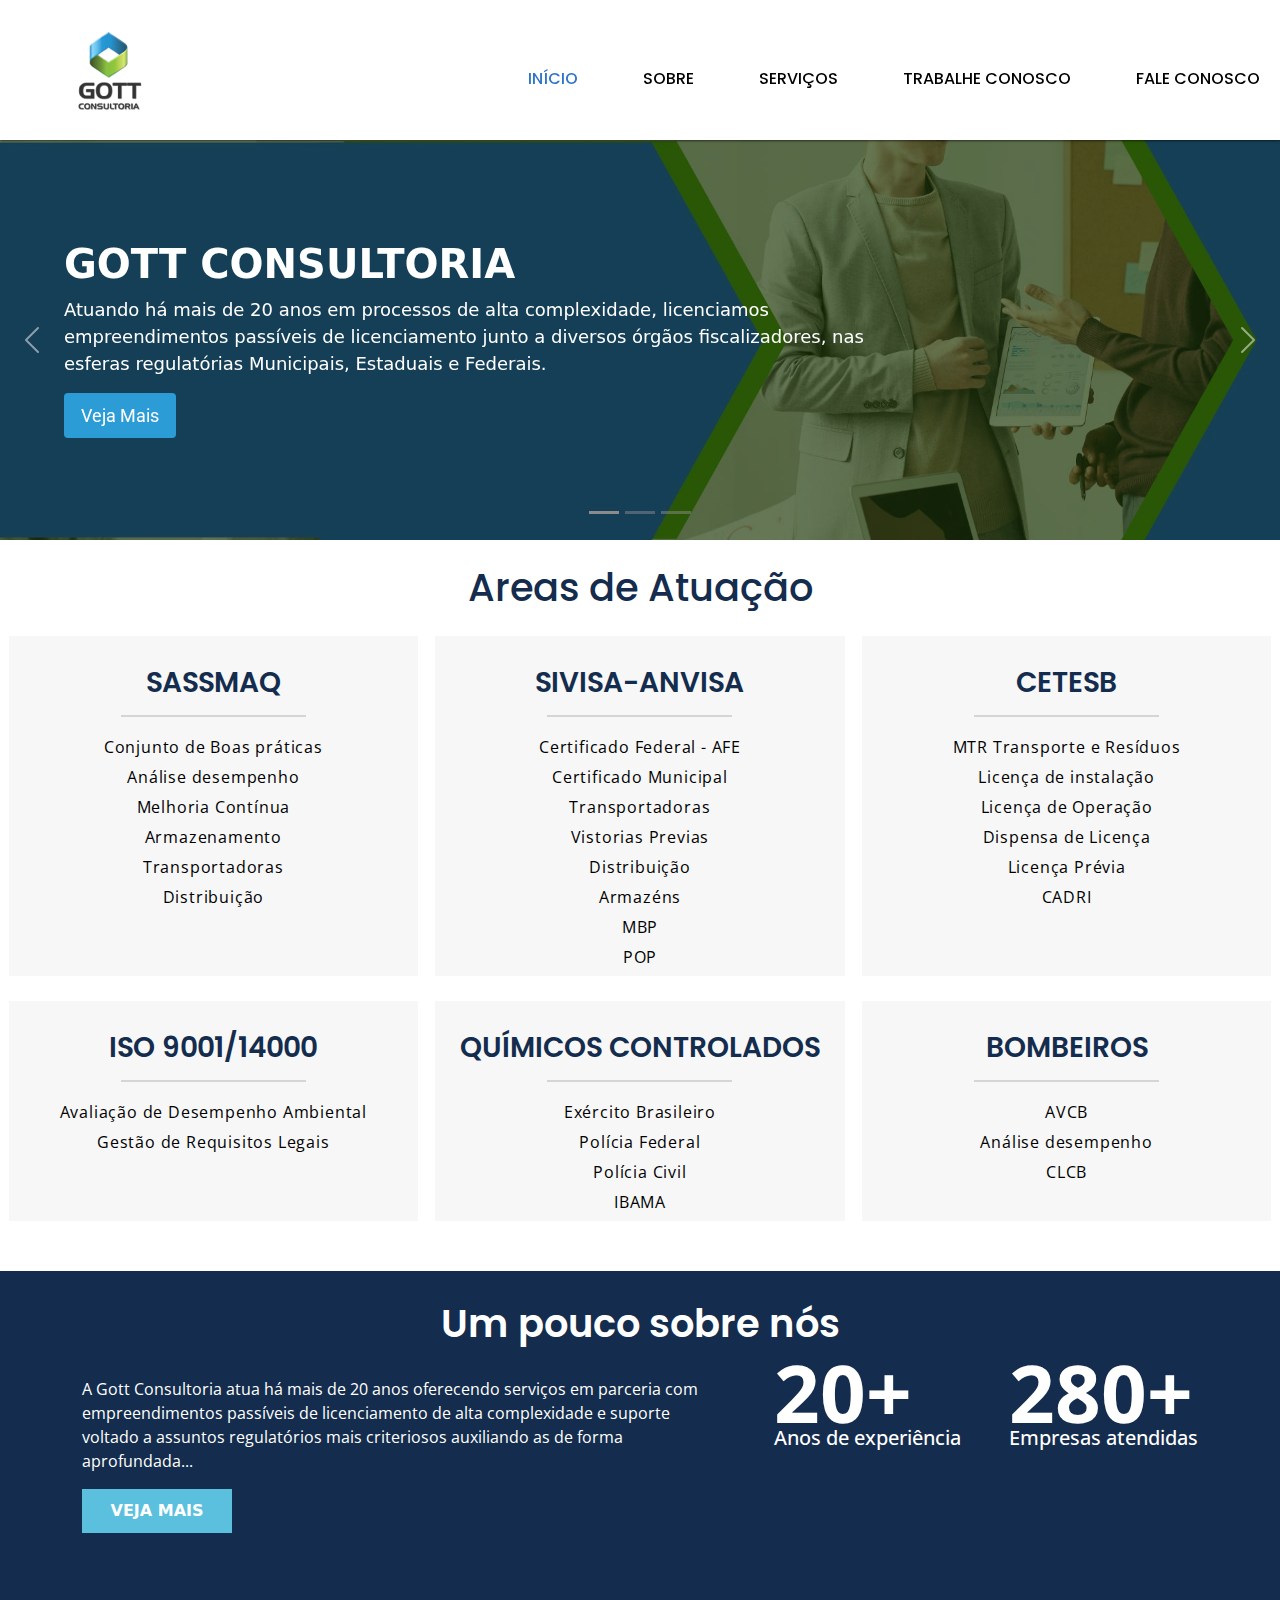
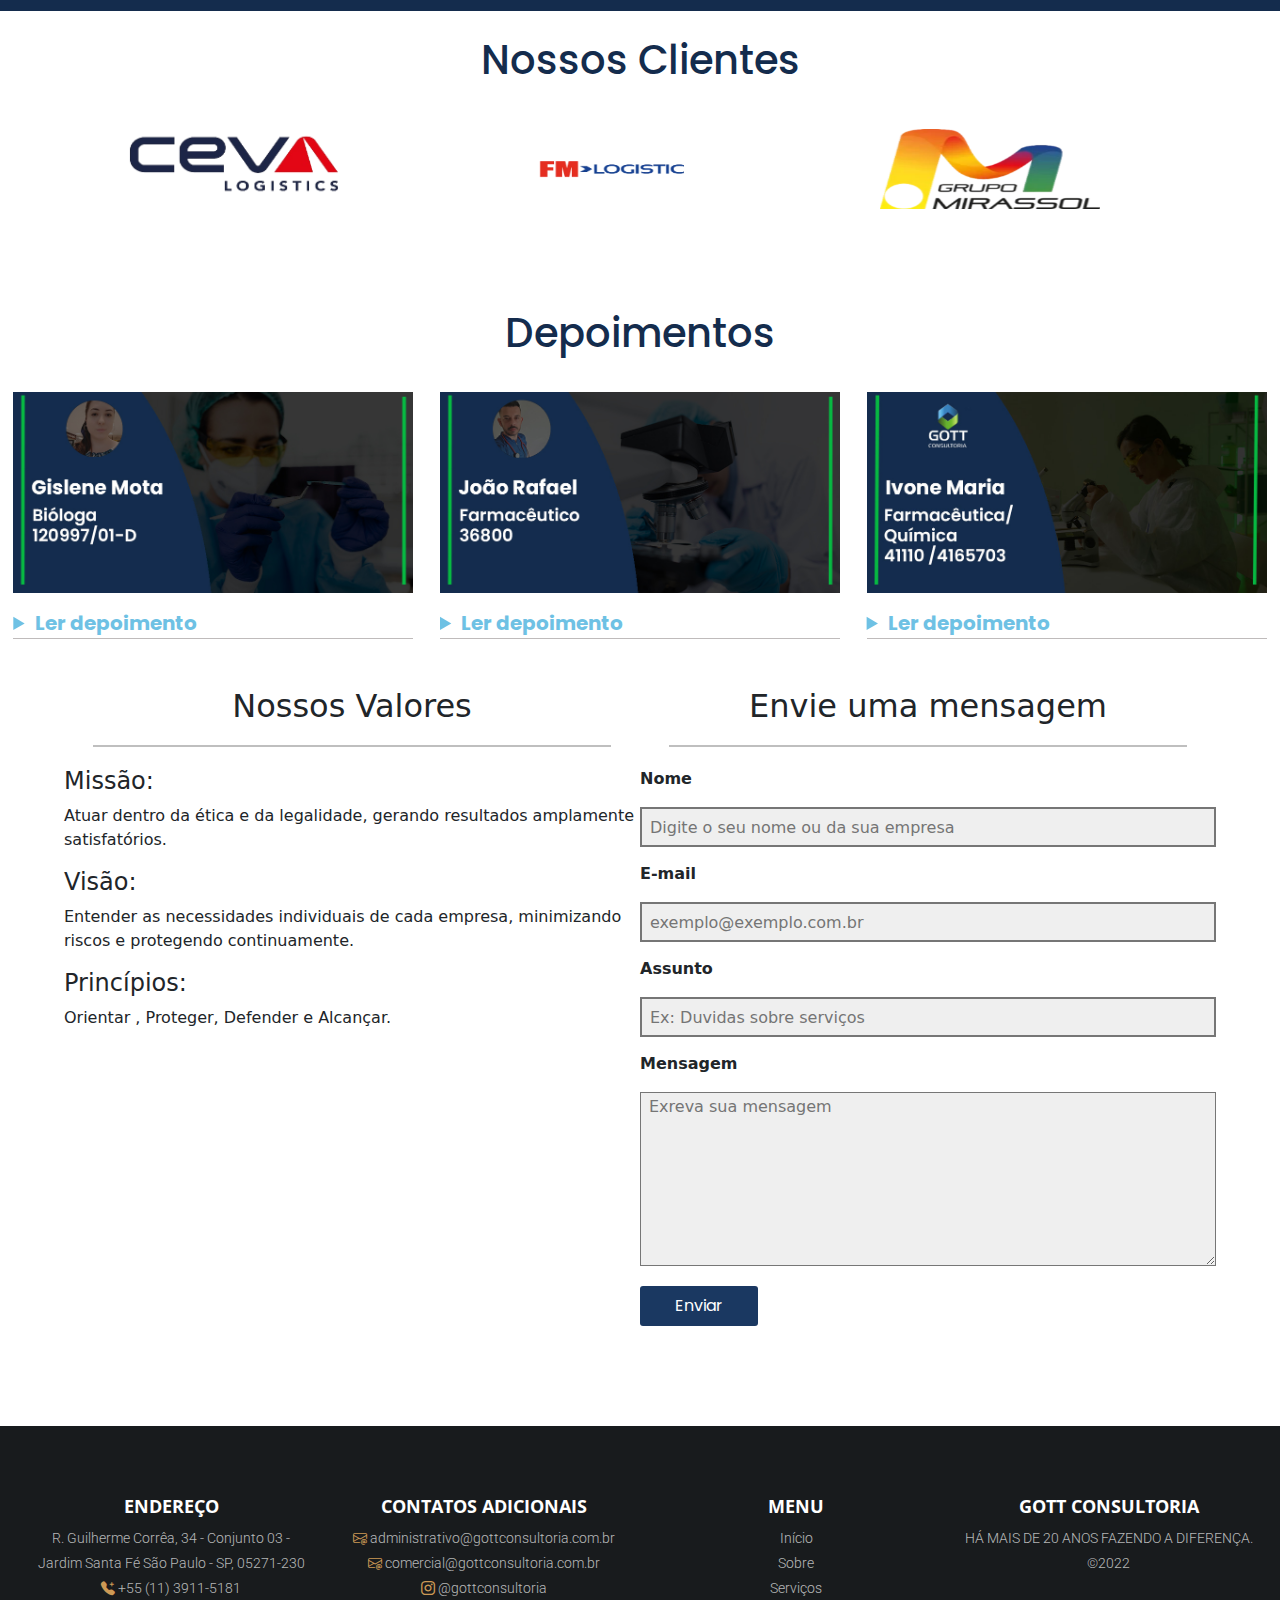
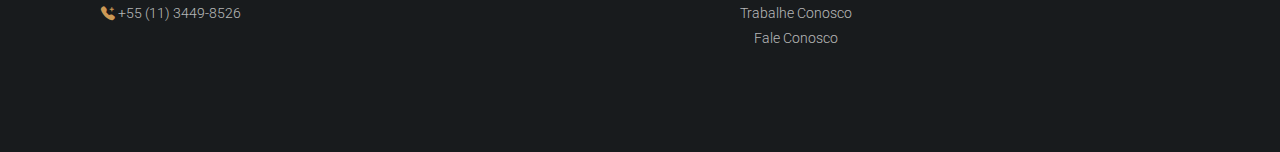
<file: index.html>
<!DOCTYPE html>
<html lang="pt-br">

<head>
  <meta charset="UTF-8">
  <meta http-equiv="X-UA-Compatible" content="IE=edge">
  <meta name="viewport" content="width=device-width, initial-scale=1.0">
  <link rel="stylesheet" href="bootstrap/css/bootstrap.css">
  <link rel="stylesheet" href="https://cdn.jsdelivr.net/npm/bootstrap-icons@1.10.2/font/bootstrap-icons.css">
  <link rel="stylesheet" href="carrousel/OwlCarousel2-2.3.4/dist/assets/owl.carousel.min.css">
  <link rel="stylesheet" href="carrousel/OwlCarousel2-2.3.4/dist/assets/owl.theme.default.min.css">
  <link rel="shortcut icon" href="imagens/favicongott.png" type="image/x-icon">


  <link rel="stylesheet" href="css/style.css">
  <title>Home - Gott Consultoria</title>

</head>

<body>
  <header>
    <h1><a href="index.html"><img src="imagens/cropped-gottconsultoria_logo-ps8xw6hi3ph9b2z6p7qqz5knmav5pxkikqp02p2ay0.png" alt="" width="100"></a></h1>

    <nav>
      <h2><span href="" title="" class="icone">&equiv;</span>
        <!--Icone do menu hambúrguer-->
      </h2>
      <ul class="menu">
        <li><a href="index.html" class="active">Início</a></li>
        <li><a href="sobre.html">Sobre</a></li>
        <li><a href="servicos.html">Serviços</a></li>
        <li><a href="trabalhe_conosco.html">Trabalhe Conosco</a></li>
        <li><a href="fale_conosco.php">Fale Conosco</a></li>
      </ul>
    </nav>
  </header>

  <div id="myCarousel" class="carousel slide" data-bs-ride="carousel">
    <div class="carousel-indicators">
      <button type="button" data-bs-target="#myCarousel" data-bs-slide-to="0" class="active" aria-current="true" aria-label="Slide 1"></button>
      <button type="button" data-bs-target="#myCarousel" data-bs-slide-to="1" aria-label="Slide 2"></button>
      <button type="button" data-bs-target="#myCarousel" data-bs-slide-to="2" aria-label="Slide 3"></button>
    </div>
    <div class="carousel-inner">
      <div class="carousel-item active">
        <!-- <svg class="bd-placeholder-img" width="100%" height="100%" xmlns="http://www.w3.org/2000/svg" aria-hidden="true" preserveAspectRatio="xMidYMid slice" focusable="false"><rect width="100%" height="100%" fill="#777"/></svg> -->
        <img src="imagens/slides/slide_um.jpg" width="100%" height="100%" alt="">

        <div class="container">
          <div class="carousel-caption text-start">
            <h1>GOTT CONSULTORIA</h1>
            <p>Atuando há mais de 20 anos em processos de alta complexidade, licenciamos empreendimentos passíveis de licenciamento junto a diversos órgãos fiscalizadores, nas esferas regulatórias Municipais, Estaduais e Federais.</p>
            <p><a class="btn btn-lg" href="sobre.html">Veja Mais</a></p>
          </div>
        </div>
      </div>
      <div class="carousel-item">
        <img src="imagens/slides/slide_dois.jpg" width="100%" height="100%" alt="">

        <div class="container">
          <div class="carousel-caption text-start">
            <h1>CONSULTORIA AMBIENTAL</h1>
            <p>Com equipe multidisciplinar a Gott Consultoria está preparada a atender a cada etapa do processo até o deferimento das licenças.</p>
            <p><a class="btn btn-lg" href="sobre.html">Veja Mais</a></p>
          </div>
        </div>
      </div>
      <div class="carousel-item">
        <img src="imagens/slides/slide_tres.jpg" width="100%" height="100%" alt="">

        <div class="container">
          <div class="carousel-caption text-start d-flex">
            <div>
              <h1>ATUAÇÃO</h1>
              <p>Atuamos de forma técnica e específica, com garantias de segurança a empresas nacionais e estrangeiras no transporte rodoviário de cargas, armazéns, distribuidoras e fabricantes de fins industriais.</p>
              <p><a class="btn btn-lg" href="servicos.html">Veja Mais</a></p>
            </div>
          </div>
        </div>
      </div>
    </div>
    <button class="carousel-control-prev" type="button" data-bs-target="#myCarousel" data-bs-slide="prev">
      <span class="carousel-control-prev-icon" aria-hidden="true"></span>
      <span class="visually-hidden">Previous</span>
    </button>
    <button class="carousel-control-next" type="button" data-bs-target="#myCarousel" data-bs-slide="next">
      <span class="carousel-control-next-icon" aria-hidden="true"></span>
      <span class="visually-hidden">Next</span>
    </button>
  </div>

  <main class="main_home">
    <h2>Areas de Atuação</h2>
    <section class="d-flex flex-wrap  justify-content-around text-center servicos_home">
      <article class="col-12 col-md-12 col-lg-3">
        <h3>SASSMAQ </h3>
        <hr>
        <span class="servicos_separador"></span>
        <ul>
          <li><a href="servicos.html">Conjunto de Boas práticas</a></li>
          <li><a href="servicos.html">Análise desempenho</a></li>
          <li><a href="servicos.html">Melhoria Contínua</a></li>
          <li><a href="servicos.html">Armazenamento</a></li>
          <li><a href="servicos.html">Transportadoras</a></li>
          <li><a href="servicos.html">Distribuição</a></li>
        </ul>
      </article>

      <article class="col-12 col-md-12 col-lg-3">
        <h3>SIVISA-ANVISA
        </h3>
        <hr>
        <ul>
          <li><a href="servicos.html">Certificado Federal - AFE</a></li>
          <li><a href="servicos.html">Certificado Municipal</a></li>
          <li><a href="servicos.html">Transportadoras</a></li>
          <li><a href="servicos.html">Vistorias Previas</a></li>
          <li><a href="servicos.html">Distribuição</a></li>
          <li><a href="servicos.html">Armazéns</a></li>
          <li><a href="servicos.html">MBP</a></li>
          <li><a href="servicos.html">POP</a></li>

        </ul>
      </article>

      <article class="col-12 col-md-12 col-lg-3">
        <h3>CETESB</h3>
        <hr>
        <ul>
          <li><a href="servicos.html">MTR Transporte e Resíduos</a></li>
          <li><a href="servicos.html">Licença de instalação</a></li>
          <li><a href="servicos.html">Licença de Operação</a></li>
          <li><a href="servicos.html">Dispensa de Licença</a></li>
          <li><a href="servicos.html">Licença Prévia</a></li>
          <li><a href="servicos.html">CADRI</a></li>
        </ul>
      </article>
    </section>

    <section class="d-flex flex-wrap  justify-content-around text-center servicos_home_dois">
      <article class="col-12 col-md-12 col-lg-3">
        <h3>ISO 9001/14000 </h3>
        <hr>
        <ul>
          <li><a href="servicos.html">Avaliação de Desempenho Ambiental</a></li>
          <li><a href="servicos.html">Gestão de Requisitos Legais</a></li>
        </ul>
      </article>

      <article class="col-12 col-md-12 col-lg-3">
        <h3>QUÍMICOS CONTROLADOS​
        </h3>
        <hr>
        <ul>
          <li><a href="servicos.html">Exército Brasileiro</a></li>
          <li><a href="servicos.html">Polícia Federal</a></li>
          <li><a href="servicos.html">Polícia Civil</a></li>
          <li><a href="servicos.html">IBAMA</a></li>


        </ul>
      </article>

      <article class="col-12 col-md-12 col-lg-3" id="sobre">
        <h3>BOMBEIROS</h3>
        <hr>
        <ul>
          <li><a href="servicos.html">AVCB</a></li>
          <li><a href="servicos.html">Análise desempenho</a></li>
          <li><a href="servicos.html">CLCB</a></li>
        </ul>
      </article>
    </section>


  </main>

  <section class="sobre_home">
    <h2>Um pouco sobre nós</h2>
    <div class="d-flex flex-wrap justify-content-evenly sobre_home_div">
      <article class="col-12 col-md-12 col-lg-6 texto_sobre mb-5">
        <p>A Gott Consultoria atua há mais de 20 anos oferecendo serviços em parceria com empreendimentos passíveis de licenciamento de alta complexidade e suporte voltado a assuntos regulatórios mais criteriosos auxiliando as de forma aprofundada...</p>
        <a href="sobre.html"><button>VEJA MAIS</button></a>
      </article>

      <article class="numeros d-flex gap-5">
        <span>
          <p class="contador">20+</p>
          <p>Anos de experiência</p>
        </span>
        <span>
          <p class="contador">280+</p>
          <p>Empresas atendidas</p>
        </span>
      </article>
    </div>
  </section>

  <section class="clientes">
    <h2 class="text-center">Nossos Clientes</h2>

    <div class="owl-carousel olw-theme">
      <div class="item">
        <img src="imagens/clientes/CEVA-Logistics.png" alt="">
      </div>
      <div class="item">
        <img src="imagens/clientes/FM_LOGISTIC-removebg-preview.webp" alt="">
      </div>
      <div class="item">
        <img src="imagens/clientes/grupo-mirassol.webp" alt="">
      </div>
      <div class="item">
        <img src="imagens/clientes/ntlNavegacoes.png" alt="">
      </div>
      <div class="item">
        <img src="imagens/clientes/transpen.png" alt="">
      </div>
      <div class="item">
        <img src="imagens/clientes/vesselog.png" alt="">
      </div>
    </div>

  </section>

  <section class="especial">
    <h2>Depoimentos</h2>
    <section class="d-flex justify-content-around flex-wrap depoimentos">
      <article class="mb-5">
        <img src="imagens/banners/biologa-gislene-1.jpg" alt="">
        <details>
          <summary>Ler depoimento</summary>
          <p>"Pertencer ao time da Gott Consultoria é compartilhar os mesmos valores com uma empresa cujo propósito é inspirador, já seria razão o suficiente para o contentamento profissional, mas além disso a Gott Consultoria me proporcionou todos os elementos para eu ser uma responsável técnica de grande sucesso. A metodologia e o aprendizado fazem com que eu tenha um alto desempenho e orgulho de pertencer a esse time.
            <br>
            <br>
            Aqui somos desafiados a cada dia para sermos melhores, vencer obstáculos, buscar sonhos e ter coragem para enfrentar qualquer desafio, sempre em companheirismo. Isso me incentiva a uma dedicação maior."
          </p>
        </details>
      </article>
      <article class="mb-5">
        <img src="imagens/banners/famarceutico-joao.jpg" alt="">
        <details>
          <summary>Ler depoimento</summary>
          <p>"Com mais de 20 anos de atuação no mercado, a Gott Consultoria aproveitou de uma janela dentro do mercado de consultoria para suprir a necessidade de outras empresas no suporte de assuntos regulatórios nos processos e ambientação dentro dessas empresas, somando isso à capacitação dos funcionários que atuam de acordo com as normas estabelecidas pelos órgãos licenciadores brasileiros, a Gott Consultoria consolida-se dentro do mercado fornecendo um produto de alto padrão de qualidade e segurança."</p>
        </details>
      </article>
      <article class="mb-5">
        <img src="imagens/banners/quimica-2.jpg" alt="">
        <details>
          <summary>Ler depoimento</summary>
          <p>"Empresa que se preocupa com seus colaboradores e que a cada dia pensa no crescimento de cada um que faz parte da família GOTT."</p>
        </details>
      </article>
    </section>

  </section>

  <section class="contato justify-content-center">
    <div class="valores_home">
      <h2>Nossos Valores</h2>
      <hr>
      <article>
        <h4>Missão: </h4>
        <p>Atuar dentro da ética e da legalidade, gerando resultados amplamente satisfatórios.</p>
      </article>

      <article>
        <h4>Visão: </h4>
        <p>Entender as necessidades individuais de cada empresa, minimizando riscos e protegendo continuamente.</p>
      </article>

      <article>
        <h4>Princípios: </h4>
        <p>Orientar , Proteger, Defender e Alcançar.</p>
      </article>
    </div>

    <div class=" formulario_fale_conosco">
      <h2>Envie uma mensagem</h2>
      <hr>
      <form action="fale_conosco.php" method="POST">
        <label for="nome">Nome</label>
        <input type="text" name="nome" placeholder="Digite o seu nome ou da sua empresa">
        <label for="email">E-mail</label>
        <input type="text" name="email" placeholder="exemplo@exemplo.com.br">
        <label for="assunto">Assunto</label>
        <input type="text" name="assunto" placeholder="Ex: Duvidas sobre serviços">
        <label for="mensagem">Mensagem</label>
        <textarea name="" id="" cols="30" rows="7" placeholder="Exreva sua mensagem"></textarea>
        <button type="submit">Enviar</button>
      </form>
    </div>
  </section>

  <footer class="d-flex flex-wrap justify-content-around">
    <article class="col-12 col-md-6 col-lg-3">
      <h2>ENDEREÇO</h2>
      <ul>
        <li>R. Guilherme Corrêa, 34 - Conjunto 03 -
        </li>
        <li>Jardim Santa Fé São Paulo - SP, 05271-230
        </li>
        <li><i class="bi bi-telephone-plus-fill"></i> +55 (11) 3911-5181</li>
        <li>
          <i class="bi bi-telephone-plus-fill"></i> +55 (11) 3449-8526
        </li>
      </ul>
    </article>
    <article class="adicionais col-12 col-md-6 col-lg-3">
      <h2>CONTATOS ADICIONAIS
      </h2>
      <ul>
        <li>
          <i class="bi bi-envelope-at"></i> administrativo@gottconsultoria.com.br
        </li>
        <li>
          <i class="bi bi-envelope-at"></i> comercial@gottconsultoria.com.br
        </li>
        <li>
          <i class="bi bi-instagram"></i> @gottconsultoria
        </li>
      </ul>
    </article>
    <article class="col-12 col-md-6 col-lg-3">
      <h2>MENU</h2>
      <ul>
        <li><a href="index.html">Início</a></li>
        <li><a href="sobre.html">Sobre</a></li>
        <li><a href="servicos.html">Serviços</a></li>
        <li><a href="trabalhe_conosco.html">Trabalhe Conosco</a></li>
        <li><a href="fale_conosco.php">Fale Conosco</a></li>
      </ul>
    </article>
    <article class="col-12 col-md-6 col-lg-3">
      <h2>GOTT CONSULTORIA
      </h2>
      <ul>
        <li>HÁ MAIS DE 20 ANOS FAZENDO A DIFERENÇA.</li>
        <li>©2022</li>
      </ul>
    </article>
  </footer>


  <script src="bootstrap/js/bootstrap.bundle.js"></script>
  <script src="jquery-3.6.1.min.js"></script>
  <script src="carrousel/OwlCarousel2-2.3.4/dist/owl.carousel.min.js"></script>
  <script src="js/script.js"></script>

  <script type="text/javascript">
    $(document).ready(function () {
      $(".owl-carousel").owlCarousel({
        items: 3,
        margin: 20,
        loop: true,
        dots: false,
        autoplay: true,
        autoplayTimeout: 3000,
        responsive: {
          0: {
            items: 2
          },
          480: {
            items: 2
          },
          600: {
            items: 2
          },
          960: {
            items: 3
          }
        }
      })
    })
  </script>
</body>

</html>
</file>
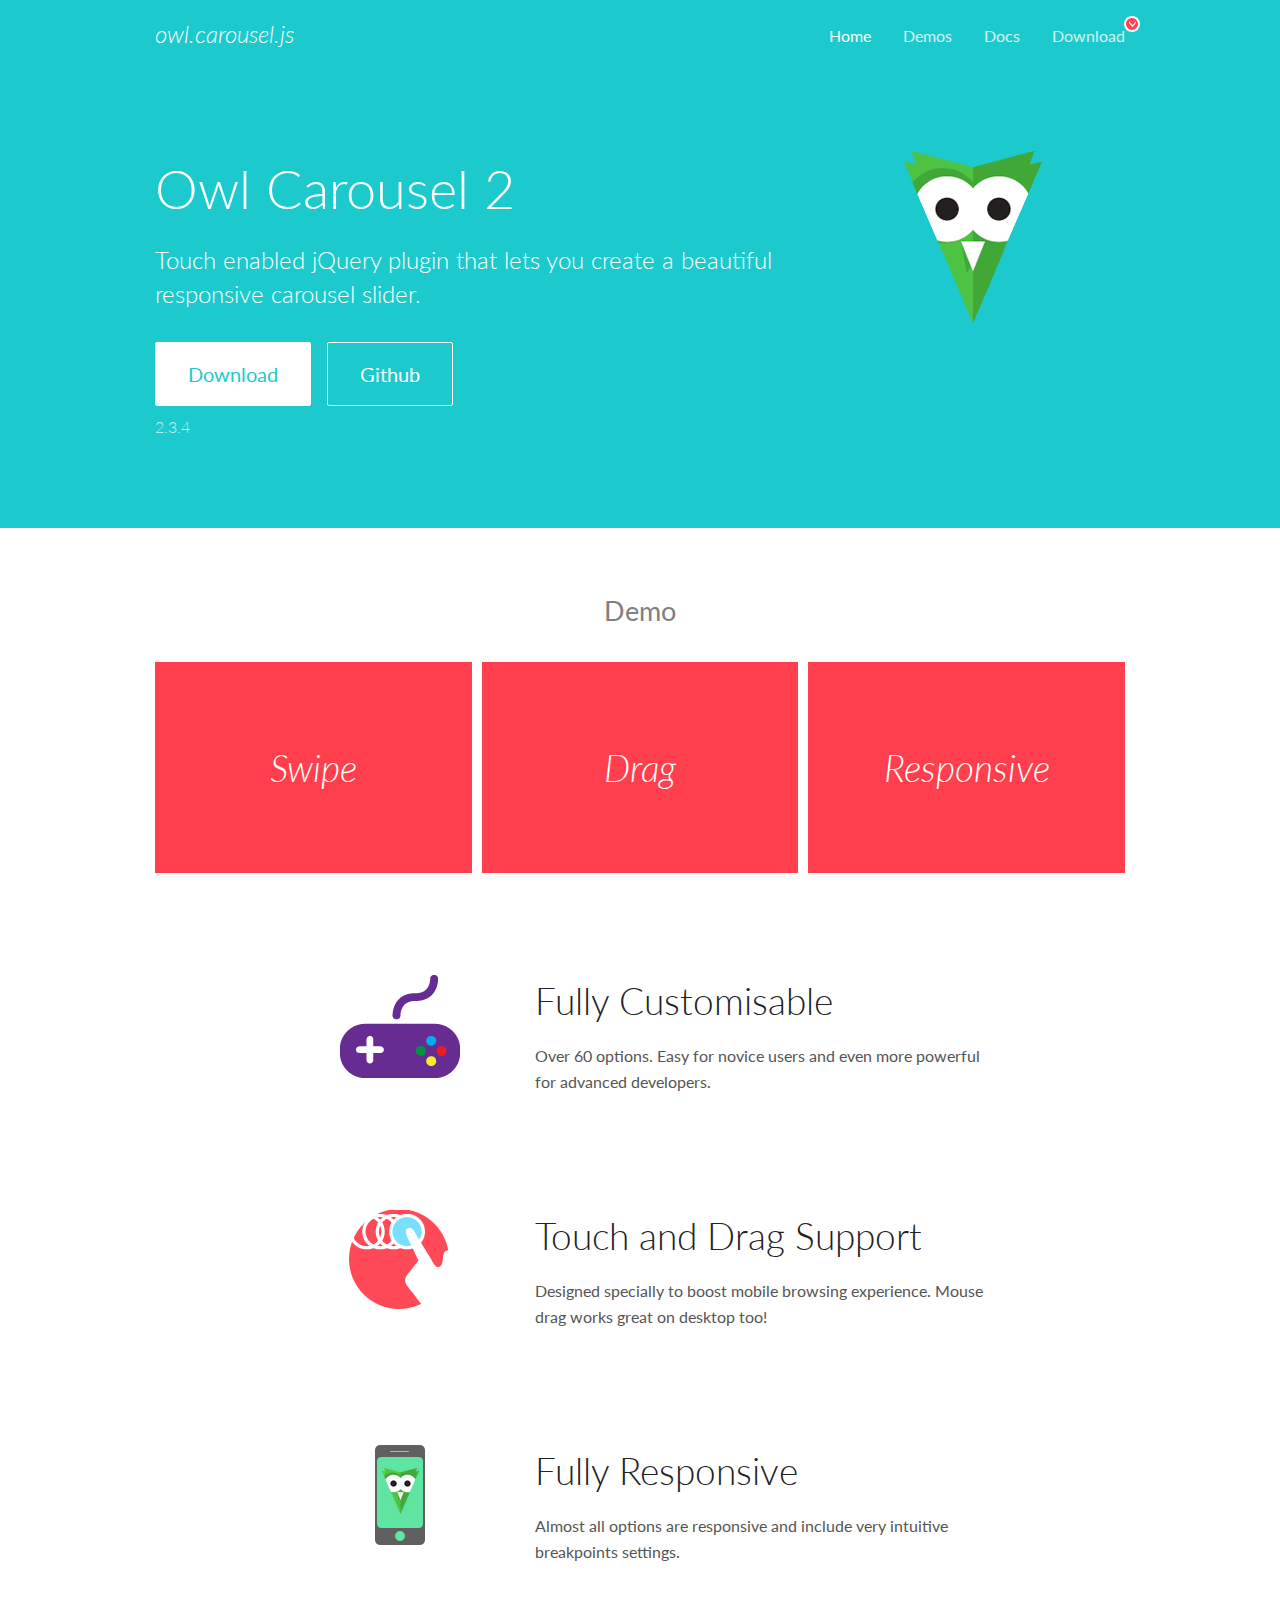
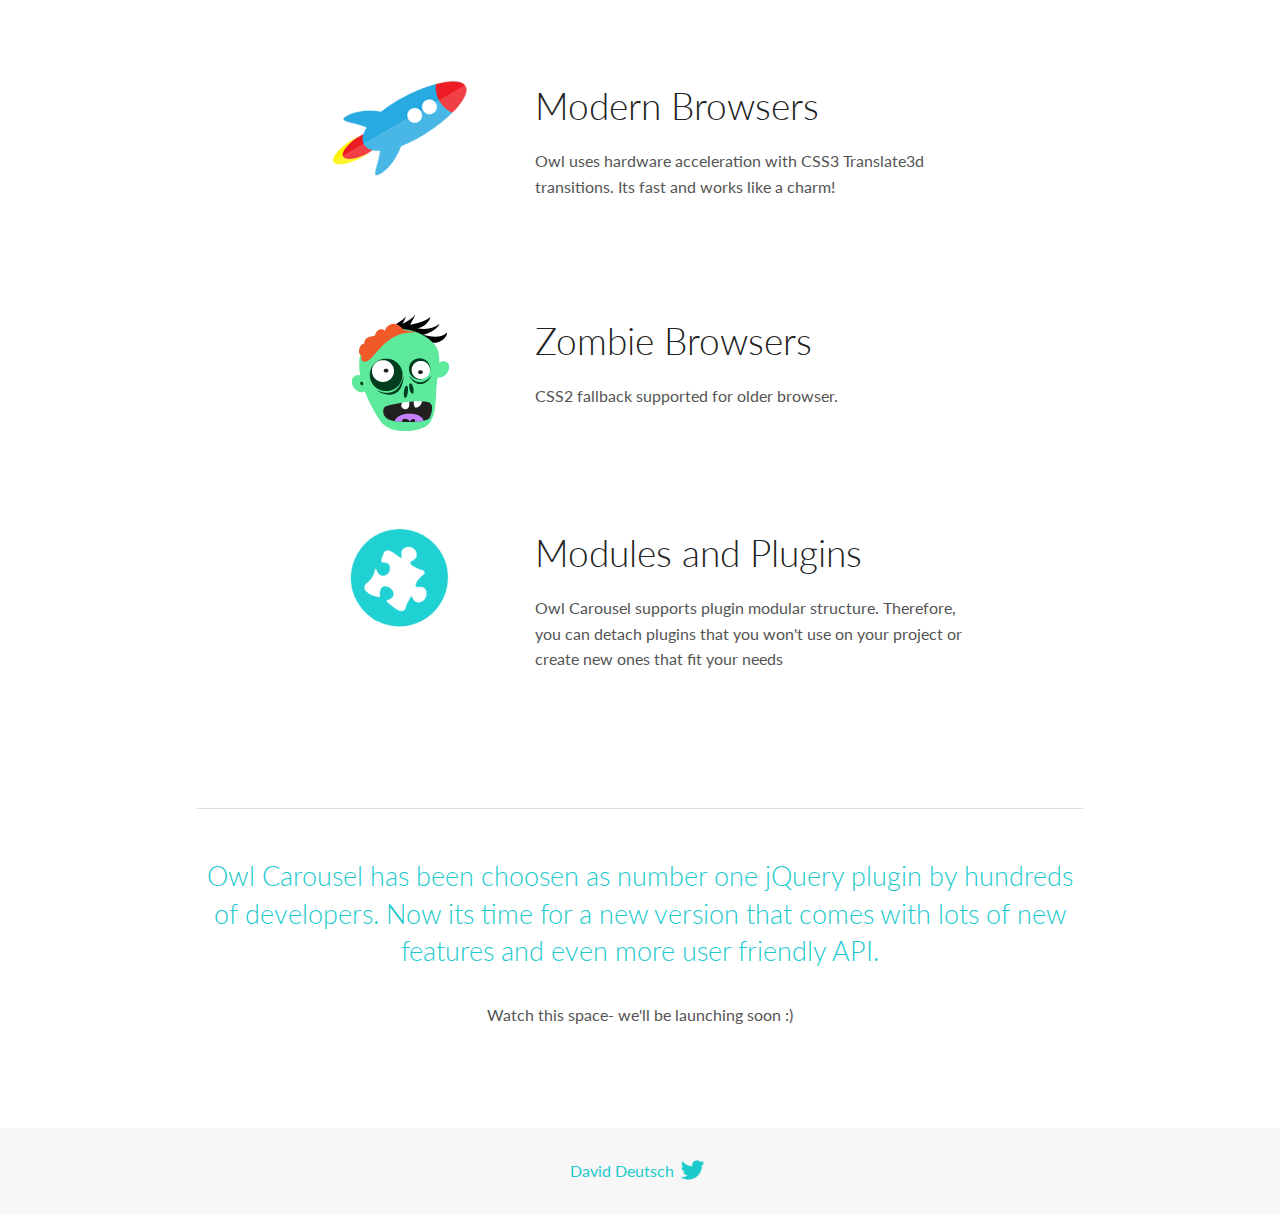
<file: carrousel/OwlCarousel2-2.3.4/docs/index.html>
<!DOCTYPE html>
<html lang="en">
  <head>

    <!-- head -->
    <meta charset="utf-8">
    <meta name="msapplication-tap-highlight" content="no" />
    <meta name="viewport" content="width=device-width, initial-scale=1.0" />
    <meta name="description" content="Touch enabled jQuery plugin that lets you create beautiful responsive carousel slider.">
    <meta name="author" content="David Deutsch">
    <title>
      Home | Owl Carousel | 2.3.4
    </title>

    <!-- Stylesheets -->
    <link href='https://fonts.googleapis.com/css?family=Lato:300,400,700,400italic,300italic' rel='stylesheet' type='text/css'>
    <link rel="stylesheet" href="assets/css/docs.theme.min.css">

    <!-- Owl Stylesheets -->
    <link rel="stylesheet" href="assets/owlcarousel/assets/owl.carousel.min.css">
    <link rel="stylesheet" href="assets/owlcarousel/assets/owl.theme.default.min.css">

    <!-- HTML5 shim and Respond.js IE8 support of HTML5 elements and media queries -->

    <!--[if lt IE 9]>
      <script src="https://oss.maxcdn.com/libs/html5shiv/3.7.0/html5shiv.js"></script>
      <script src="https://oss.maxcdn.com/libs/respond.js/1.3.0/respond.min.js"></script>
    <![endif]-->

    <!-- Favicons -->
    <link rel="apple-touch-icon-precomposed" sizes="144x144" href="assets/ico/apple-touch-icon-144-precomposed.png">
    <link rel="shortcut icon" href="assets/ico/favicon.png">
    <link rel="shortcut icon" href="favicon.ico">

    <!-- Yeah i know js should not be in header. Its required for demos.-->

    <!-- javascript -->
    <script src="assets/vendors/jquery.min.js"></script>
    <script src="assets/owlcarousel/owl.carousel.js"></script>
  </head>
  <body>

    <!-- header -->
    <header class="header">
      <div class="row">
        <div class="large-12 columns">
          <div class="brand left">
            <h3>
              <a href="/OwlCarousel2/">owl.carousel.js</a> 
            </h3>
          </div>
          <a id="toggle-nav" class="right">
            <span></span> <span></span> <span></span> 
          </a> 
          <div class="nav-bar">
            <ul class="clearfix">
              <li class="active">
                <a href="/OwlCarousel2/index.html">Home</a> 
              </li>
              <li> <a href="/OwlCarousel2/demos/demos.html">Demos</a>  </li>
              <li> <a href="/OwlCarousel2/docs/started-welcome.html">Docs</a>  </li>
              <li>
                <a href="https://github.com/OwlCarousel2/OwlCarousel2/archive/2.3.4.zip">Download</a> 
                <span class="download"></span> 
              </li>
            </ul>
          </div>
        </div>
      </div>
    </header>

    <!-- home panel -->
    <section id="hero">
      <div class="row">
        <div class="large-8 medium-8 columns">
          <h1>Owl Carousel 2</h1>
          <h4>Touch enabled jQuery plugin that lets you create a beautiful responsive carousel slider.</h4>
          <a href="https://github.com/OwlCarousel2/OwlCarousel2/archive/2.3.4.zip" class="hero-button">Download</a> 
          <a href="https://github.com/OwlCarousel2/OwlCarousel2" class="hero-button outline">Github</a> 
          <p>2.3.4</p>
        </div>
        <div class="large-4 medium-4 columns">
          <img class="owl-logo" src="assets/img/owl-logo.png" alt="mr. Owl">
        </div>
      </div>
    </section>

    <!-- body -->
    <div class="home-demo">
      <div class="row">
        <div class="large-12 columns">
          <h3>Demo</h3>
          <div class="owl-carousel">
            <div class="item">
              <h2>Swipe</h2>
            </div>
            <div class="item">
              <h2>Drag</h2>
            </div>
            <div class="item">
              <h2>Responsive</h2>
            </div>
            <div class="item">
              <h2>CSS3</h2>
            </div>
            <div class="item">
              <h2>Fast</h2>
            </div>
            <div class="item">
              <h2>Easy</h2>
            </div>
            <div class="item">
              <h2>Free</h2>
            </div>
            <div class="item">
              <h2>Upgradable</h2>
            </div>
            <div class="item">
              <h2>Tons of options</h2>
            </div>
            <div class="item">
              <h2>Infinity</h2>
            </div>
            <div class="item">
              <h2>Auto Width</h2>
            </div>
          </div>
        </div>
      </div>
    </div>
    <script>
      var owl = $('.owl-carousel');
      owl.owlCarousel({
        margin: 10,
        loop: true,
        responsive: {
          0: {
            items: 1
          },
          600: {
            items: 2
          },
          1000: {
            items: 3
          }
        }
      })
    </script>

    <!-- features -->
    <div id="features">
      <div class="row">
        <div class="small-12 medium-9 small-centered columns">
          <section class="row feature">
            <div class="medium-4 small-12 columns">
              <img src="assets/img/feature-options.png" alt="">
            </div>
            <div class="medium-8 small-12 columns">
              <h2>Fully Customisable</h2>
              <p>Over 60 options. Easy for novice users and even more powerful for advanced developers.</p>
            </div>
          </section>
          <section class="row feature">
            <div class="medium-4 small-12 columns">
              <img src="assets/img/feature-drag.png" alt="">
            </div>
            <div class="medium-8 small-12 columns">
              <h2>Touch and Drag Support</h2>
              <p>Designed specially to boost mobile browsing experience. Mouse drag works great on desktop too!</p>
            </div>
          </section>
          <section class="row feature">
            <div class="medium-4 small-12 columns">
              <img src="assets/img/feature-responsive.png" alt="">
            </div>
            <div class="medium-8 small-12 columns">
              <h2>Fully Responsive</h2>
              <p>Almost all options are responsive and include very intuitive breakpoints settings.</p>
            </div>
          </section>
          <section class="row feature">
            <div class="medium-4 small-12 columns">
              <img src="assets/img/feature-modern.png" alt="">
            </div>
            <div class="medium-8 small-12 columns">
              <h2>Modern Browsers</h2>
              <p>Owl uses hardware acceleration with CSS3 Translate3d transitions. Its fast and works like a charm! </p>
            </div>
          </section>
          <section class="row feature">
            <div class="medium-4 small-12 columns">
              <img src="assets/img/feature-zombie.png" alt="">
            </div>
            <div class="medium-8 small-12 columns">
              <h2>Zombie Browsers</h2>
              <p>CSS2 fallback supported for older browser.</p>
            </div>
          </section>
          <section class="row feature">
            <div class="medium-4 small-12 columns">
              <img src="assets/img/feature-module.png" alt="">
            </div>
            <div class="medium-8 small-12 columns">
              <h2>Modules and Plugins</h2>
              <p>Owl Carousel supports plugin modular structure. Therefore, you can detach plugins that you won&#x27;t use on your project or create new ones that fit your needs</p>
            </div>
          </section>
        </div>
      </div>
    </div>

    <!-- footer -->
    <section id="teaser-text">
      <div class="row">
        <div class="small-12 medium-11 small-centered columns">
          <hr>
          <h3 id="owl-carousel-has-been-choosen-as-number-one-jquery-plugin-by-hundreds-of-developers-now-its-time-for-a-new-version-that-comes-with-lots-of-new-features-and-even-more-user-friendly-api-">Owl Carousel has been choosen as number one jQuery plugin by hundreds of developers. Now its time for a new version that comes with lots of new features and even more user friendly API.</h3>
          <p>Watch this space- we&#39;ll be launching soon :)</p>
        </div>
      </div>
    </section>

    <!-- footer -->
    <footer class="footer">
      <div class="row">
        <div class="large-12 columns">
          <h5>
            <a href="/OwlCarousel2/docs/support-contact.html">David Deutsch</a> 
            <a id="custom-tweet-button" href="https://twitter.com/share?url=https://github.com/OwlCarousel2/OwlCarousel2&text=Owl Carousel - This is so awesome! " target="_blank"></a> 
          </h5>
        </div>
      </div>
    </footer>

    <!-- vendors -->
    <script src="assets/vendors/highlight.js"></script>
    <script src="assets/js/app.js"></script>
  </body>
</html>
</file>
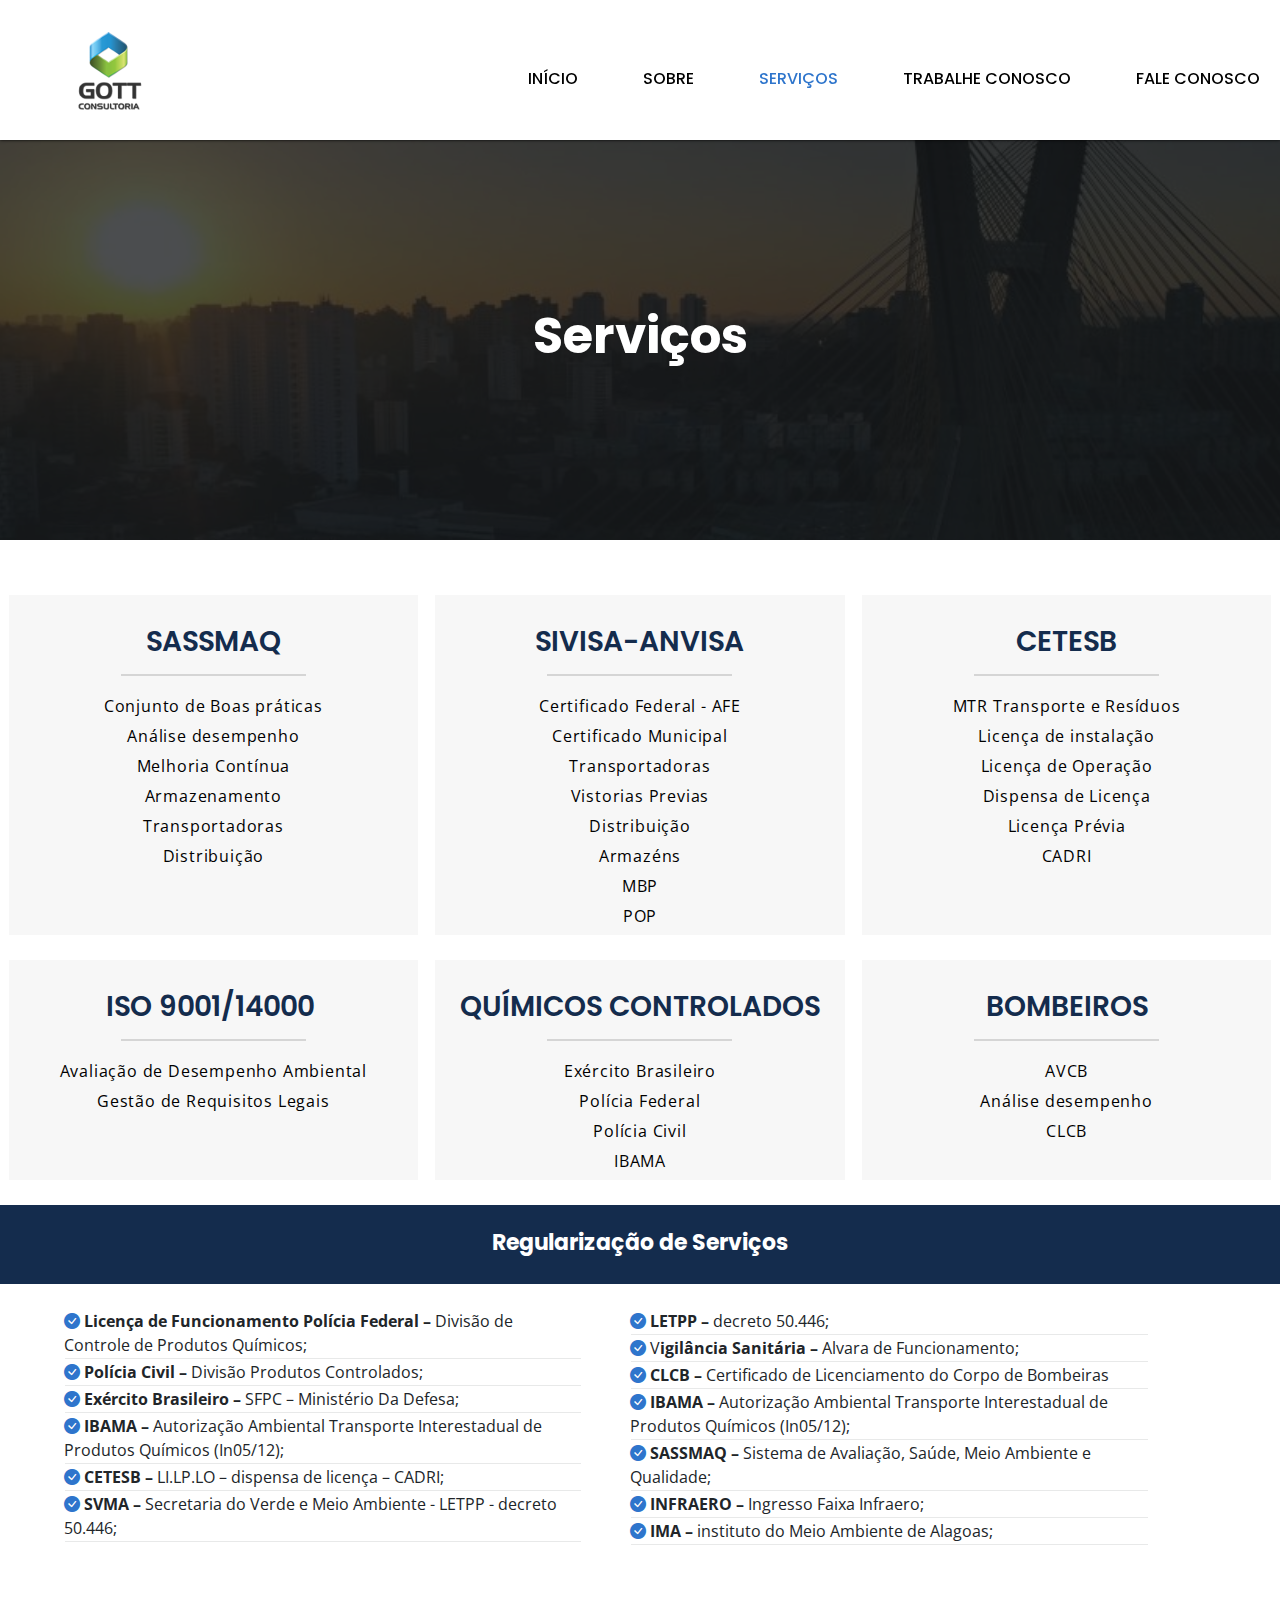
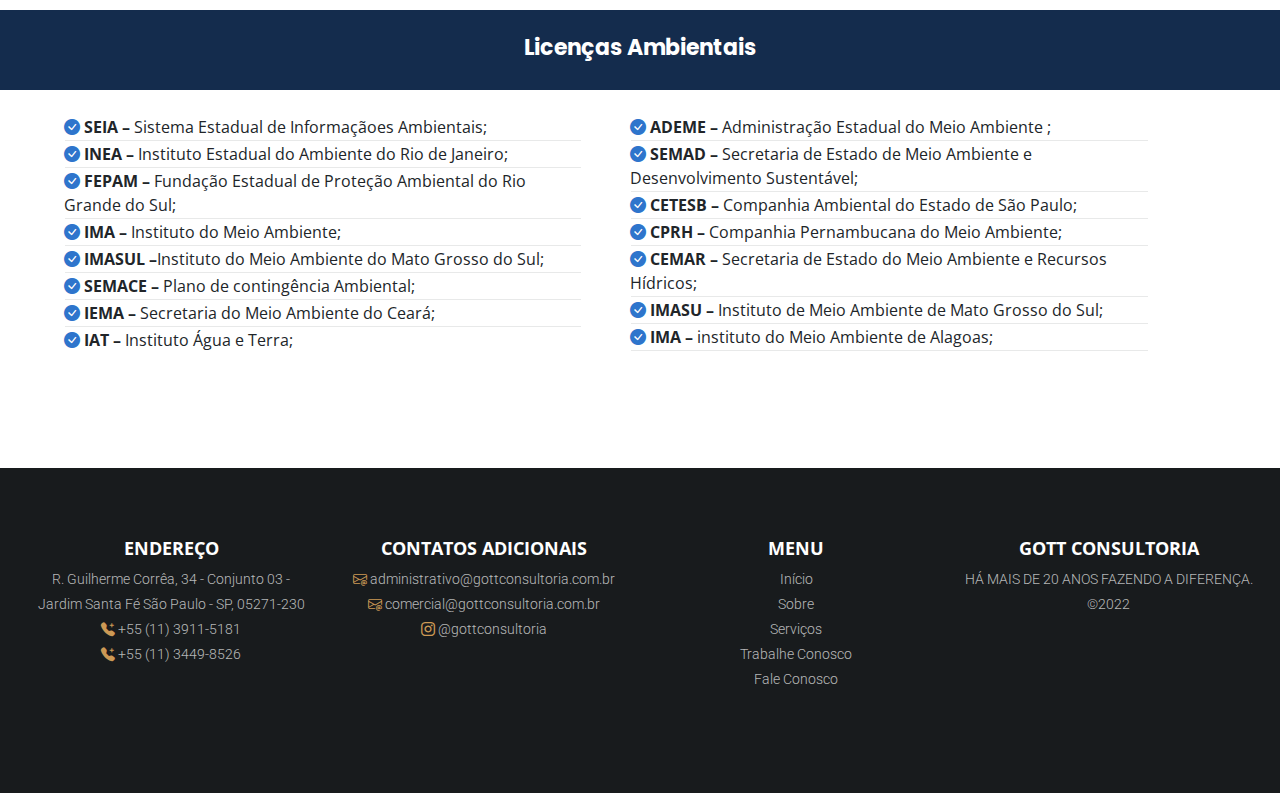
<file: servicos.html>
<!DOCTYPE html>
<html lang="en">

<head>
  <meta charset="UTF-8">
  <meta http-equiv="X-UA-Compatible" content="IE=edge">
  <meta name="viewport" content="width=device-width, initial-scale=1.0">
  <link rel="stylesheet" href="bootstrap/css/bootstrap.css">
  <link rel="stylesheet" href="https://cdn.jsdelivr.net/npm/bootstrap-icons@1.10.2/font/bootstrap-icons.css">
  <link rel="shortcut icon" href="imagens/favicongott.png" type="image/x-icon">


  <link rel="stylesheet" href="css/style.css">
  <title>Serviços</title>
</head>

<body>
  <header>
    <h1><a href="index.html"><img src="imagens/cropped-gottconsultoria_logo-ps8xw6hi3ph9b2z6p7qqz5knmav5pxkikqp02p2ay0.png" alt="" width="100"></a></h1>

    <nav>
      <h2><span href="" title="" class="icone">&equiv;</span>
        <!--Icone do menu hambúrguer-->
      </h2>
      <ul class="menu">
        <li><a href="index.html">Início</a></li>
        <li><a href="sobre.html">Sobre</a></li>
        <li><a href="servicos.html" class="active">Serviços</a></li>
        <li><a href="trabalhe_conosco.html">Trabalhe Conosco</a></li>
        <li><a href="fale_conosco.php">Fale Conosco</a></li>
      </ul>
    </nav>
  </header>

  <section class="hero_servicos">
    <h1>Serviços</h1>
  </section>

  <main>
    <section class="d-flex flex-wrap  justify-content-around text-center servicos_home">
      <article class="col-12 col-md-12 col-lg-3">
        <h3>SASSMAQ</h3>
        <hr>
        <ul>
          <li><a href="">Conjunto de Boas práticas</a></li>
          <li><a href="">Análise desempenho</a></li>
          <li><a href="">Melhoria Contínua</a></li>
          <li><a href="">Armazenamento</a></li>
          <li><a href="">Transportadoras</a></li>
          <li><a href="">Distribuição</a></li>
        </ul>
      </article>
      <article class="col-12 col-md-12 col-lg-3">
        <h3>SIVISA-ANVISA</h3>
        <hr>
        <ul>
          <li><a href="">Certificado Federal - AFE</a></li>
          <li><a href="">Certificado Municipal</a></li>
          <li><a href="">Transportadoras</a></li>
          <li><a href="">Vistorias Previas</a></li>
          <li><a href="">Distribuição</a></li>
          <li><a href="">Armazéns</a></li>
          <li><a href="">MBP</a></li>
          <li><a href="">POP</a></li>
        </ul>
      </article>
      <article class="col-12 col-md-12 col-lg-3">
        <h3>CETESB</h3>
        <hr>
        <ul>
          <li><a href="">MTR Transporte e Resíduos</a></li>
          <li><a href="">Licença de instalação</a></li>
          <li><a href="">Licença de Operação</a></li>
          <li><a href="">Dispensa de Licença</a></li>
          <li><a href="">Licença Prévia</a></li>
          <li><a href="">CADRI</a></li>
      </article>
    </section>
    <section class="d-flex flex-wrap  justify-content-around text-center servicos_home_dois">
      <article class="col-12 col-md-12 col-lg-3">
        <h3>ISO 9001/14000 ​</h3>
        <hr>
        <ul>
          <li><a href="">Avaliação de Desempenho Ambiental</a></li>
          <li><a href="">Gestão de Requisitos Legais</a></li>
        </ul>
      </article>
      <article class="col-12 col-md-12 col-lg-3">
        <h3>QUÍMICOS CONTROLADOS​</h3>
        <hr>
        <ul>
          <li><a href="">Exército Brasileiro</a></li>
          <li><a href="">Polícia Federal</a></li>
          <li><a href="">Polícia Civil</a></li>
          <li><a href="">IBAMA</a></li>

        </ul>
      </article>
      <article class="col-12 col-md-12 col-lg-3" id="sobre">
        <h3>BOMBEIROS</h3>
        <hr>
        <ul>
          <li><a href="">AVCB</a></li>
          <li><a href="">Análise desempenho</a></li>
          <li><a href="">CLCB</a></li>
        </ul>
      </article>
    </section>

    <div class="caixa_titulo">
      <h2>Regularização de Serviços</h2>
    </div>
    <section class="d-lg-flex lista_um gap-5">
      <ul>
        <li><i class="bi bi-check-circle-fill"></i> <strong>Licença de Funcionamento Polícia Federal – </strong>Divisão de Controle de Produtos Químicos;
        </li>
        <hr>
        <li>
          <i class="bi bi-check-circle-fill"></i> <strong>Polícia Civil –</strong> Divisão Produtos Controlados;
        </li>
        <hr>
        <li>
          <i class="bi bi-check-circle-fill"></i> <strong>Exército Brasileiro –</strong> SFPC – Ministério Da Defesa;
        </li>
        <hr>
        <li><i class="bi bi-check-circle-fill"></i> <strong>IBAMA –</strong> Autorização Ambiental Transporte Interestadual de Produtos Químicos (In05/12);
        </li>
        <hr>
        <li>
          <i class="bi bi-check-circle-fill"></i> <strong>CETESB –</strong> LI.LP.LO – dispensa de licença – CADRI;
        </li>
        <hr>
        <li><i class="bi bi-check-circle-fill"></i> <strong>SVMA –</strong> Secretaria do Verde e Meio Ambiente - LETPP - decreto 50.446;

        </li>
        <hr>
      </ul>

      <ul>
        <li>
          <i class="bi bi-check-circle-fill"></i> <strong>LETPP –</strong> decreto 50.446;
        </li>
        <hr>
        <li>
          <i class="bi bi-check-circle-fill"></i> V<strong>igilância Sanitária –</strong> Alvara de Funcionamento;
        </li>
        <hr>
        <li>
          <i class="bi bi-check-circle-fill"></i> <strong>CLCB –</strong> Certificado de Licenciamento do Corpo de Bombeiras
        </li>
        <hr>

        <li><i class="bi bi-check-circle-fill"></i> <strong>IBAMA –</strong> Autorização Ambiental Transporte Interestadual de Produtos Químicos (In05/12);
        </li>
        <hr>

        <li>
          <i class="bi bi-check-circle-fill"></i> <strong>SASSMAQ – </strong>Sistema de Avaliação, Saúde, Meio Ambiente e Qualidade;
        </li>
        <hr>

        <li>
          <i class="bi bi-check-circle-fill"></i> <strong>INFRAERO –</strong> Ingresso Faixa Infraero;
        </li>
        <hr>

        <li>
          <i class="bi bi-check-circle-fill"></i> <strong>IMA –</strong> instituto do Meio Ambiente de Alagoas;
        </li>

        <hr>

      </ul>
    </section>

    <div class="caixa_titulo mt-5">
      <h2>Licenças Ambientais</h2>
    </div>
    <section class="d-lg-flex lista_um gap-5">
      <ul>
        <li><i class="bi bi-check-circle-fill"></i> <strong>SEIA – </strong>Sistema Estadual de Informaçãoes Ambientais;
        </li>
        <hr>
        <li>
          <i class="bi bi-check-circle-fill"></i> <strong>INEA –</strong> Instituto Estadual do Ambiente do Rio de Janeiro;
        </li>
        <hr>
        <li>
          <i class="bi bi-check-circle-fill"></i> <strong>FEPAM –</strong> Fundação Estadual de Proteção Ambiental do Rio Grande do Sul;
        </li>
        <hr>
        <li><i class="bi bi-check-circle-fill"></i> <strong>IMA –</strong> Instituto do Meio Ambiente;
        </li>
        <hr>
        <li>
          <i class="bi bi-check-circle-fill"></i> <strong>IMASUL –</strong>Instituto do Meio Ambiente do Mato Grosso do Sul;
        </li>
        <hr>
        <li><i class="bi bi-check-circle-fill"></i> <strong>SEMACE –</strong> Plano de contingência Ambiental;
        </li>
        <hr>
        <li><i class="bi bi-check-circle-fill"></i> <strong>IEMA –</strong> Secretaria do Meio Ambiente do Ceará;

        </li>
        <hr>

        <li><i class="bi bi-check-circle-fill"></i> <strong>IAT –</strong> Instituto Água e Terra;

        </li>
      </ul>

      <ul>
        <li>
          <i class="bi bi-check-circle-fill"></i> <strong>ADEME –</strong> Administração Estadual do Meio Ambiente ;
        </li>
        <hr>
        <li>
          <i class="bi bi-check-circle-fill"></i> <strong>SEMAD –</strong> Secretaria de Estado de Meio Ambiente e Desenvolvimento Sustentável;
        </li>
        <hr>
        <li>
          <i class="bi bi-check-circle-fill"></i> <strong>CETESB –</strong> Companhia Ambiental do Estado de São Paulo;
        </li>
        <hr>

        <li><i class="bi bi-check-circle-fill"></i> <strong>CPRH –</strong> Companhia Pernambucana do Meio Ambiente;
        </li>
        <hr>

        <li>
          <i class="bi bi-check-circle-fill"></i> <strong>CEMAR – </strong>Secretaria de Estado do Meio Ambiente e Recursos Hídricos;
        </li>
        <hr>

        <li>
          <i class="bi bi-check-circle-fill"></i> <strong>IMASU –</strong> Instituto de Meio Ambiente de Mato Grosso do Sul;
        </li>
        <hr>

        <li>
          <i class="bi bi-check-circle-fill"></i> <strong>IMA –</strong> instituto do Meio Ambiente de Alagoas;
        </li>

        <hr>

      </ul>
    </section>
  </main>




  <footer class="d-flex flex-wrap justify-content-around">
    <article class="col-12 col-md-6 col-lg-3">
      <h2>ENDEREÇO</h2>
      <ul>
        <li>R. Guilherme Corrêa, 34 - Conjunto 03 -
        </li>
        <li>Jardim Santa Fé São Paulo - SP, 05271-230
        </li>
        <li><i class="bi bi-telephone-plus-fill"></i> +55 (11) 3911-5181</li>
        <li>
          <i class="bi bi-telephone-plus-fill"></i> +55 (11) 3449-8526
        </li>
      </ul>
    </article>
    <article class="adicionais col-12 col-md-6 col-lg-3">
      <h2>CONTATOS ADICIONAIS
      </h2>
      <ul>
        <li>
          <i class="bi bi-envelope-at"></i> administrativo@gottconsultoria.com.br
        </li>
        <li>
          <i class="bi bi-envelope-at"></i> comercial@gottconsultoria.com.br
        </li>
        <li>
          <i class="bi bi-instagram"></i> @gottconsultoria
        </li>
      </ul>
    </article>
    <article class="col-12 col-md-6 col-lg-3">
      <h2>MENU</h2>
      <ul>
        <li><a href="index.html">Início</a></li>
        <li><a href="sobre.html">Sobre</a></li>
        <li><a href="servicos.html">Serviços</a></li>
        <li><a href="trabalhe_conosco.html">Trabalhe Conosco</a></li>
        <li><a href="fale_conosco.php">Fale Conosco</a></li>
      </ul>
    </article>
    <article class="col-12 col-md-6 col-lg-3">
      <h2>GOTT CONSULTORIA
      </h2>
      <ul>
        <li>HÁ MAIS DE 20 ANOS FAZENDO A DIFERENÇA.</li>
        <li>©2022</li>
      </ul>
    </article>
  </footer>

  <script src="js/script.js"></script>
</body>

</html>
</file>
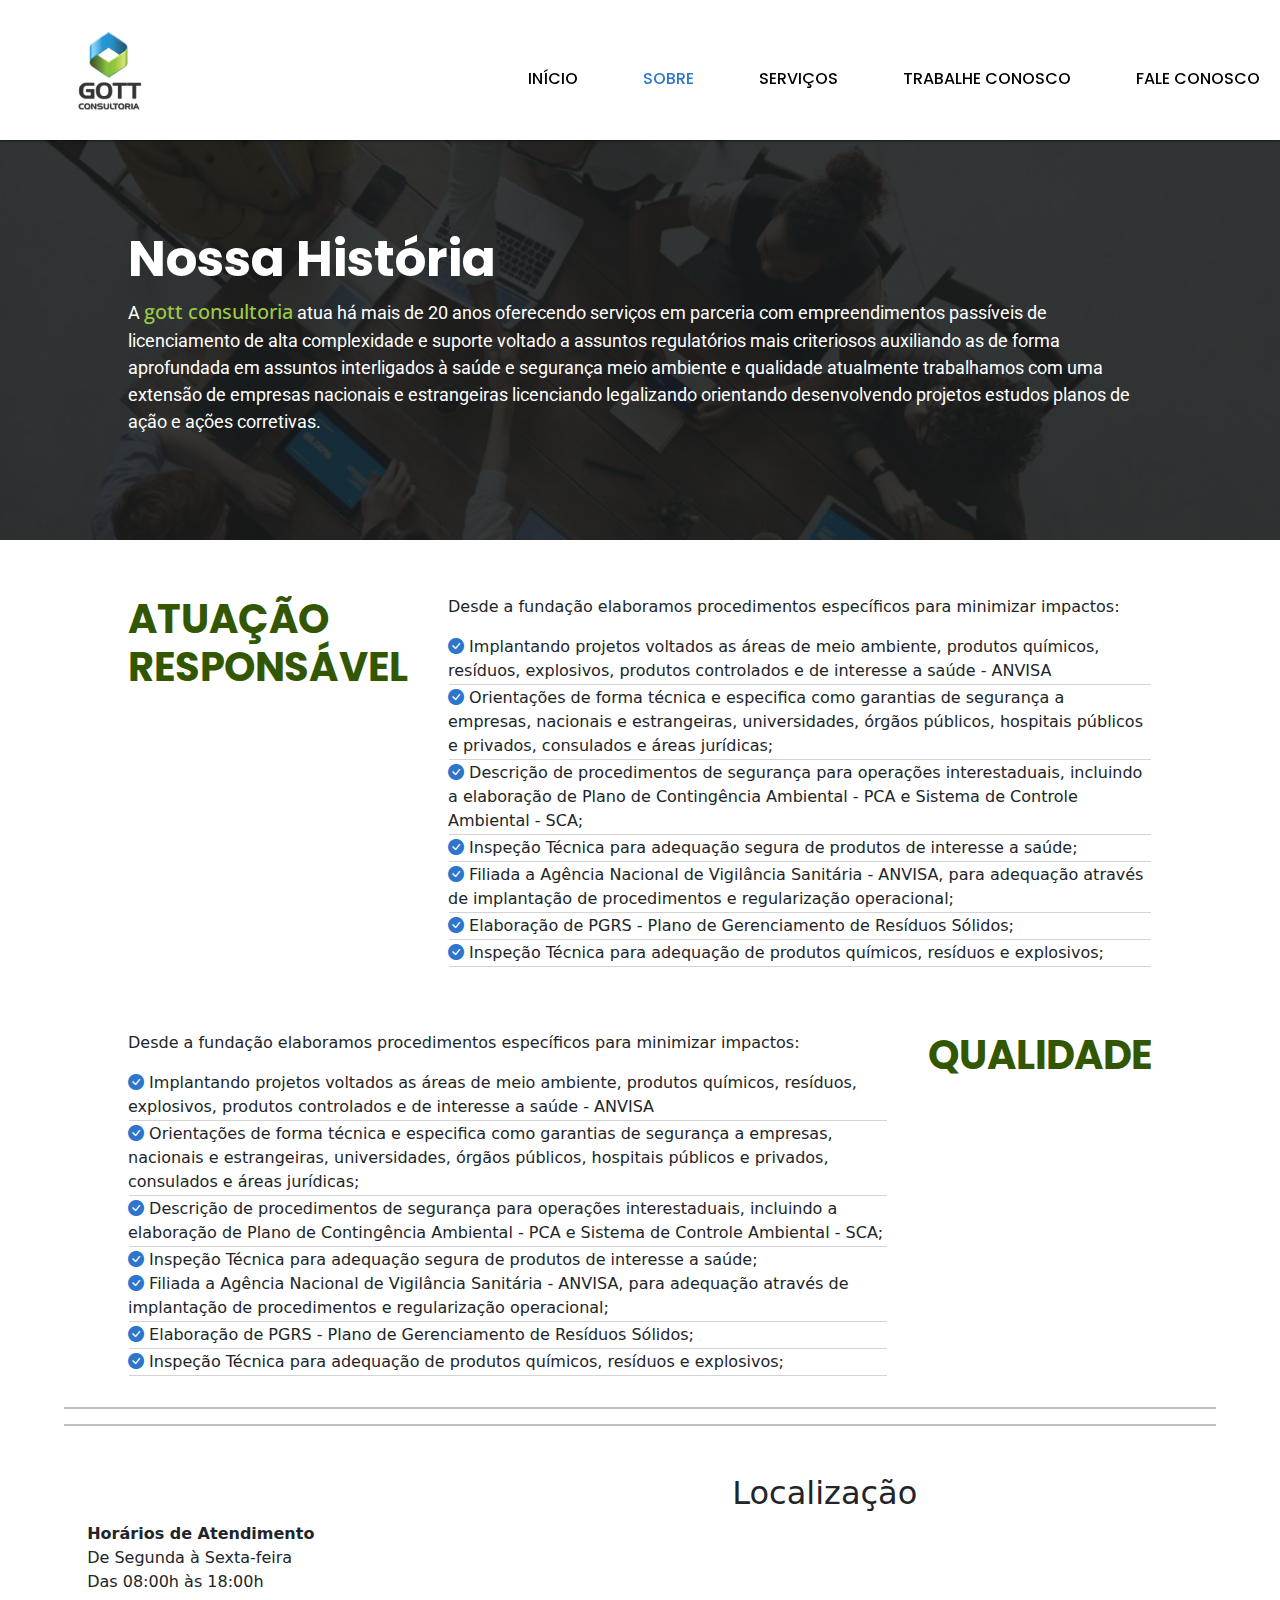
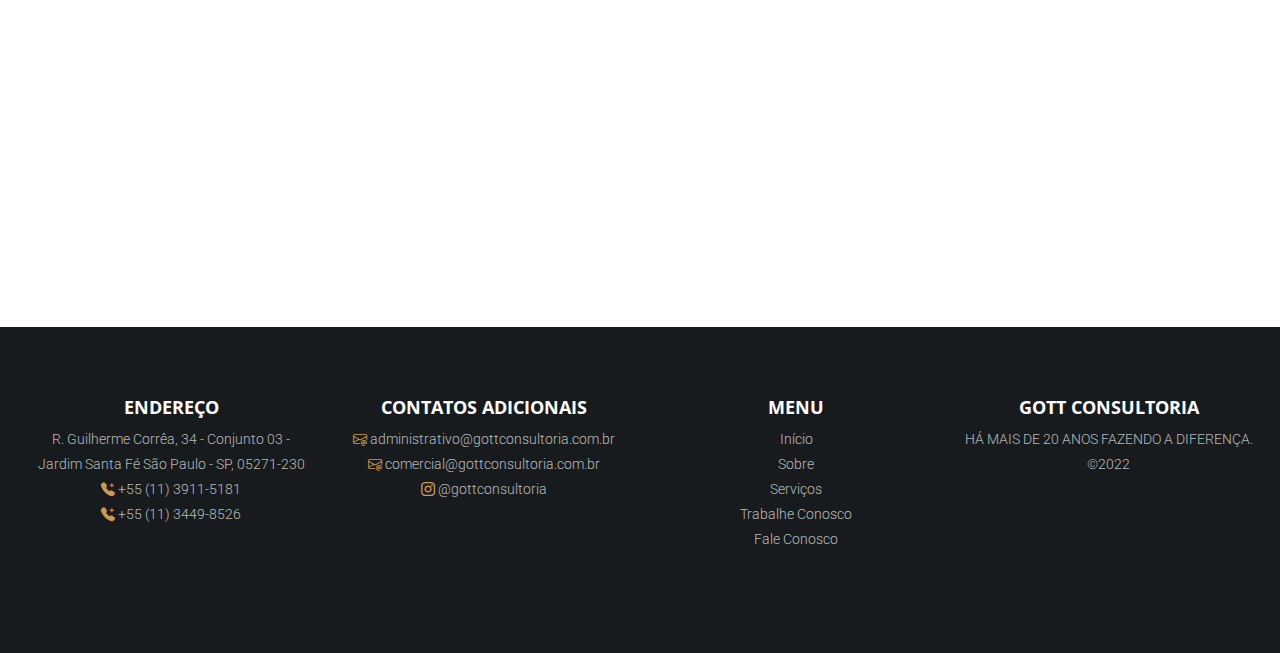
<file: sobre.html>
<!DOCTYPE html>
<html lang="pt-br">

<head>
  <meta charset="UTF-8">
  <meta http-equiv="X-UA-Compatible" content="IE=edge">
  <meta name="viewport" content="width=device-width, initial-scale=1.0">
  <link rel="stylesheet" href="bootstrap/css/bootstrap.css">
  <link rel="stylesheet" href="https://cdn.jsdelivr.net/npm/bootstrap-icons@1.10.2/font/bootstrap-icons.css">
  <link rel="shortcut icon" href="imagens/favicongott.png" type="image/x-icon">


  <link rel="stylesheet" href="css/style.css">
  <title>Sobre</title>
</head>

<body>
  <header>
    <h1><a href="index.html"><img src="imagens/cropped-gottconsultoria_logo-ps8xw6hi3ph9b2z6p7qqz5knmav5pxkikqp02p2ay0.png" alt="" width="100"></a></h1>

    <nav>
      <h2><span href="" title="" class="icone">&equiv;</span>
        <!--Icone do menu hambúrguer-->
      </h2>
      <ul class="menu">
        <li><a href="index.html">Início</a></li>
        <li><a href="sobre.html" class="active">Sobre</a></li>
        <li><a href="servicos.html">Serviços</a></li>
        <li><a href="trabalhe_conosco.html">Trabalhe Conosco</a></li>
        <li><a href="fale_conosco.php">Fale Conosco</a></li>
      </ul>
    </nav>
  </header>

  <section class="sobre">
    <article>
      <h1>Nossa História</h1>
      <p>A <span>gott consultoria</span> atua há mais de 20 anos oferecendo serviços em parceria com empreendimentos passíveis de licenciamento de alta complexidade e suporte voltado a assuntos regulatórios mais criteriosos auxiliando as de forma aprofundada em assuntos interligados à saúde e segurança meio ambiente e qualidade atualmente trabalhamos com uma extensão de empresas nacionais e estrangeiras licenciando legalizando orientando desenvolvendo projetos estudos planos de ação e ações corretivas.</p>
    </article>
  </section>

  <main class="main_sobre mb-3">

    <!-- secçao do desktop -->
    <section class="section_sobre mb-5 d-none d-lg-flex">
      <h2>ATUAÇÃO RESPONSÁVEL </h2>
      <div>
        <p>Desde a fundação elaboramos procedimentos específicos para minimizar impactos:</p>
        <ul>
          <li><i class="bi bi-check-circle-fill"></i> Implantando projetos voltados as áreas de meio ambiente, produtos químicos, resíduos, explosivos, produtos controlados e de interesse a saúde - ANVISA</li>
          <hr>
          <li><i class="bi bi-check-circle-fill"></i> Orientações de forma técnica e especifica como garantias de segurança a empresas, nacionais e estrangeiras, universidades, órgãos públicos, hospitais públicos e privados, consulados e áreas jurídicas;</li>
          <hr>
          <li><i class="bi bi-check-circle-fill"></i> Descrição de procedimentos de segurança para operações interestaduais, incluindo a elaboração de Plano de Contingência Ambiental - PCA e Sistema de Controle Ambiental - SCA;</li>
          <hr>
          <li><i class="bi bi-check-circle-fill"></i> Inspeção Técnica para adequação segura de produtos de interesse a saúde;</li>
          <hr>
          <li><i class="bi bi-check-circle-fill"></i> Filiada a Agência Nacional de Vigilância Sanitária - ANVISA, para adequação através de implantação de procedimentos e regularização operacional;</li>
          <hr>
          <li><i class="bi bi-check-circle-fill"></i> Elaboração de PGRS - Plano de Gerenciamento de Resíduos Sólidos;</li>
          <hr>
          <li><i class="bi bi-check-circle-fill"></i> Inspeção Técnica para adequação de produtos químicos, resíduos e explosivos;</li>
          <hr>
        </ul>
      </div>
    </section>

    <section class="section_sobre mt-5 d-none d-lg-flex">

      <div>
        <p>Desde a fundação elaboramos procedimentos específicos para minimizar impactos:</p>
        <ul>
          <li><i class="bi bi-check-circle-fill"></i> Implantando projetos voltados as áreas de meio ambiente, produtos químicos, resíduos, explosivos, produtos controlados e de interesse a saúde - ANVISA</li>
          <hr>
          <li><i class="bi bi-check-circle-fill"></i> Orientações de forma técnica e especifica como garantias de segurança a empresas, nacionais e estrangeiras, universidades, órgãos públicos, hospitais públicos e privados, consulados e áreas jurídicas;</li>
          <hr>
          <li><i class="bi bi-check-circle-fill"></i> Descrição de procedimentos de segurança para operações interestaduais, incluindo a elaboração de Plano de Contingência Ambiental - PCA e Sistema de Controle Ambiental - SCA;</li>
          <hr>
          <li><i class="bi bi-check-circle-fill"></i> Inspeção Técnica para adequação segura de produtos de interesse a saúde;</li>
          <li><i class="bi bi-check-circle-fill"></i> Filiada a Agência Nacional de Vigilância Sanitária - ANVISA, para adequação através de implantação de procedimentos e regularização operacional;</li>
          <hr>
          <li><i class="bi bi-check-circle-fill"></i> Elaboração de PGRS - Plano de Gerenciamento de Resíduos Sólidos;</li>
          <hr>
          <li><i class="bi bi-check-circle-fill"></i> Inspeção Técnica para adequação de produtos químicos, resíduos e explosivos;</li>
          <hr>
        </ul>
      </div>
      <h2>QUALIDADE</h2>
    </section>
    <!-- fim da secçao do desktop -->

    <!-- seccção do mobile/tablet -->

    <section class="section_sobre mb-5 d-block d-lg-none">
      <h2 class="text-center">ATUAÇÃO RESPONSÁVEL </h2>
      <div>
        <p>Desde a fundação elaboramos procedimentos específicos para minimizar impactos:</p>
        <ul>
          <li><i class="bi bi-check-circle-fill"></i> Implantando projetos voltados as áreas de meio ambiente, produtos químicos, resíduos, explosivos, produtos controlados e de interesse a saúde - ANVISA</li>
          <li><i class="bi bi-check-circle-fill"></i> Orientações de forma técnica e especifica como garantias de segurança a empresas, nacionais e estrangeiras, universidades, órgãos públicos, hospitais públicos e privados, consulados e áreas jurídicas;</li>
          <li><i class="bi bi-check-circle-fill"></i> Descrição de procedimentos de segurança para operações interestaduais, incluindo a elaboração de Plano de Contingência Ambiental - PCA e Sistema de Controle Ambiental - SCA;</li>
          <li><i class="bi bi-check-circle-fill"></i> Inspeção Técnica para adequação segura de produtos de interesse a saúde;</li>
          <li><i class="bi bi-check-circle-fill"></i> Filiada a Agência Nacional de Vigilância Sanitária - ANVISA, para adequação através de implantação de procedimentos e regularização operacional;</li>
          <li><i class="bi bi-check-circle-fill"></i> Elaboração de PGRS - Plano de Gerenciamento de Resíduos Sólidos;</li>
          <li><i class="bi bi-check-circle-fill"></i> Inspeção Técnica para adequação de produtos químicos, resíduos e explosivos;</li>
        </ul>
      </div>
    </section>
    <hr class="hrSobre">
    <section class="section_sobre mt-5 d-block d-lg-none">
      <h2 class="text-center">QUALIDADE</h2>
      <div>
        <p>Desde a fundação elaboramos procedimentos específicos para minimizar impactos:</p>
        <ul>
          <li><i class="bi bi-check-circle-fill"></i> Implantando projetos voltados as áreas de meio ambiente, produtos químicos, resíduos, explosivos, produtos controlados e de interesse a saúde - ANVISA</li>
          <li><i class="bi bi-check-circle-fill"></i> Orientações de forma técnica e especifica como garantias de segurança a empresas, nacionais e estrangeiras, universidades, órgãos públicos, hospitais públicos e privados, consulados e áreas jurídicas;</li>
          <li><i class="bi bi-check-circle-fill"></i> Descrição de procedimentos de segurança para operações interestaduais, incluindo a elaboração de Plano de Contingência Ambiental - PCA e Sistema de Controle Ambiental - SCA;</li>
          <li><i class="bi bi-check-circle-fill"></i> Inspeção Técnica para adequação segura de produtos de interesse a saúde;</li>
          <li><i class="bi bi-check-circle-fill"></i> Filiada a Agência Nacional de Vigilância Sanitária - ANVISA, para adequação através de implantação de procedimentos e regularização operacional;</li>
          <li><i class="bi bi-check-circle-fill"></i> Elaboração de PGRS - Plano de Gerenciamento de Resíduos Sólidos;</li>
          <li><i class="bi bi-check-circle-fill"></i> Inspeção Técnica para adequação de produtos químicos, resíduos e explosivos;</li>
        </ul>
      </div>
    </section>
    <hr class="hrSobre">
  </main>

  <section class="endereco d-flex flex-wrap justify-content-around align-items-start mt-5">
    <ul class="mt-5">
      <li><strong>Horários de Atendimento</strong></li>
      <li>De Segunda à Sexta-feira</li>
      <li>Das 08:00h às 18:00h</li>
    </ul>

    <div>
      <h2 class="text-center">Localização</h2>
      <iframe src="https://www.google.com/maps/embed?pb=!1m18!1m12!1m3!1d3660.8596368984777!2d-46.79700828538719!3d-23.429437062617996!2m3!1f0!2f0!3f0!3m2!1i1024!2i768!4f13.1!3m3!1m2!1s0x94ce5853243284bd%3A0x77b74c6345f7cc7f!2sGott%20Consultoria%20Empresarial!5e0!3m2!1spt-BR!2sbr!4v1669319506839!5m2!1spt-BR!2sbr" height="300" width="800" style="border:0;" allowfullscreen="" loading="lazy" referrerpolicy="no-referrer-when-downgrade"></iframe>
    </div>
  </section>



  <footer class="d-flex flex-wrap justify-content-around">
    <article class="col-12 col-md-6 col-lg-3">
      <h2>ENDEREÇO</h2>
      <ul>
        <li>R. Guilherme Corrêa, 34 - Conjunto 03 -
        </li>
        <li>Jardim Santa Fé São Paulo - SP, 05271-230
        </li>
        <li><i class="bi bi-telephone-plus-fill"></i> +55 (11) 3911-5181</li>
        <li>
          <i class="bi bi-telephone-plus-fill"></i> +55 (11) 3449-8526
        </li>
      </ul>
    </article>
    <article class="adicionais col-12 col-md-6 col-lg-3">
      <h2>CONTATOS ADICIONAIS
      </h2>
      <ul>
        <li>
          <i class="bi bi-envelope-at"></i> administrativo@gottconsultoria.com.br
        </li>
        <li>
          <i class="bi bi-envelope-at"></i> comercial@gottconsultoria.com.br
        </li>
        <li>
          <i class="bi bi-instagram"></i> @gottconsultoria
        </li>
      </ul>
    </article>
    <article class="col-12 col-md-6 col-lg-3">
      <h2>MENU</h2>
      <ul>
        <li><a href="index.html">Início</a></li>
        <li><a href="sobre.html">Sobre</a></li>
        <li><a href="servicos.html">Serviços</a></li>
        <li><a href="trabalhe_conosco.html">Trabalhe Conosco</a></li>
        <li><a href="fale_conosco.php">Fale Conosco</a></li>
      </ul>
    </article>
    <article class="col-12 col-md-6 col-lg-3">
      <h2>GOTT CONSULTORIA
      </h2>
      <ul>
        <li>HÁ MAIS DE 20 ANOS FAZENDO A DIFERENÇA.</li>
        <li>©2022</li>
      </ul>
    </article>
  </footer>

  <script src="js/script.js"></script>
</body>

</html>
</file>
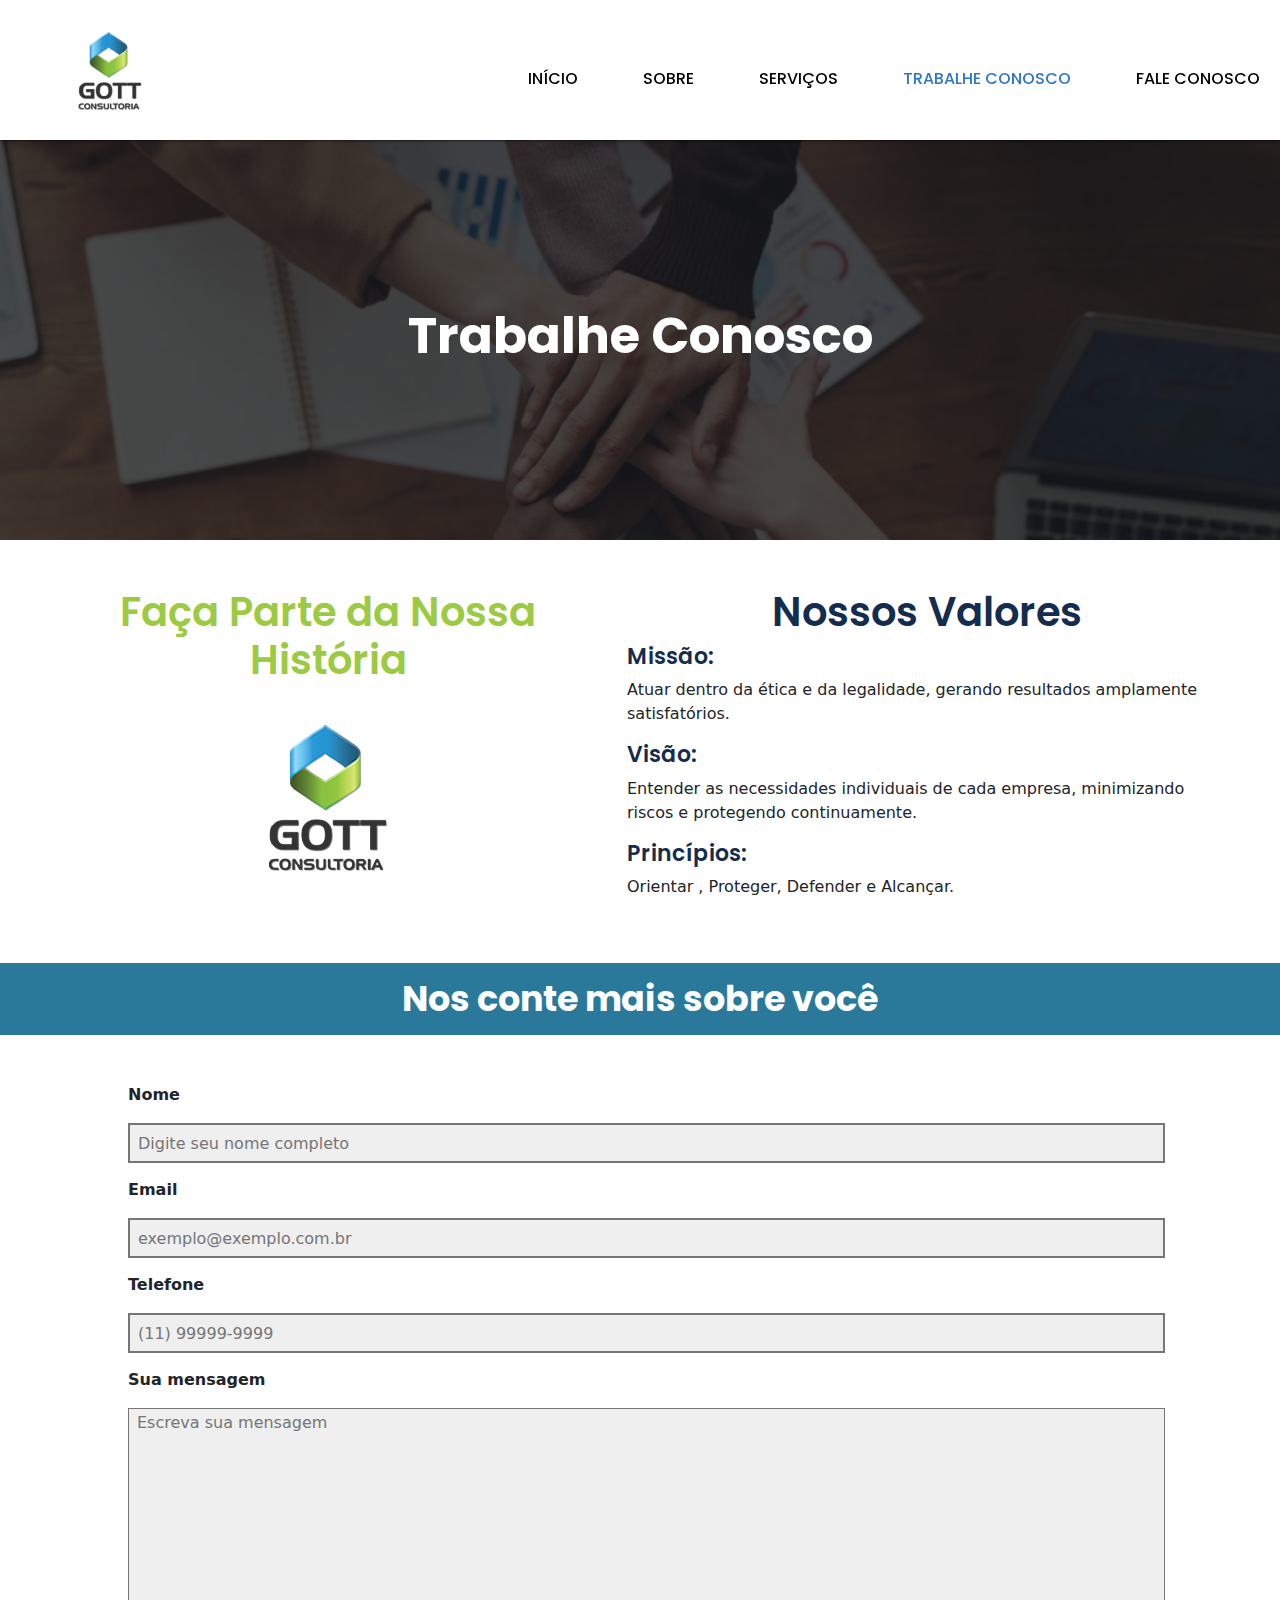
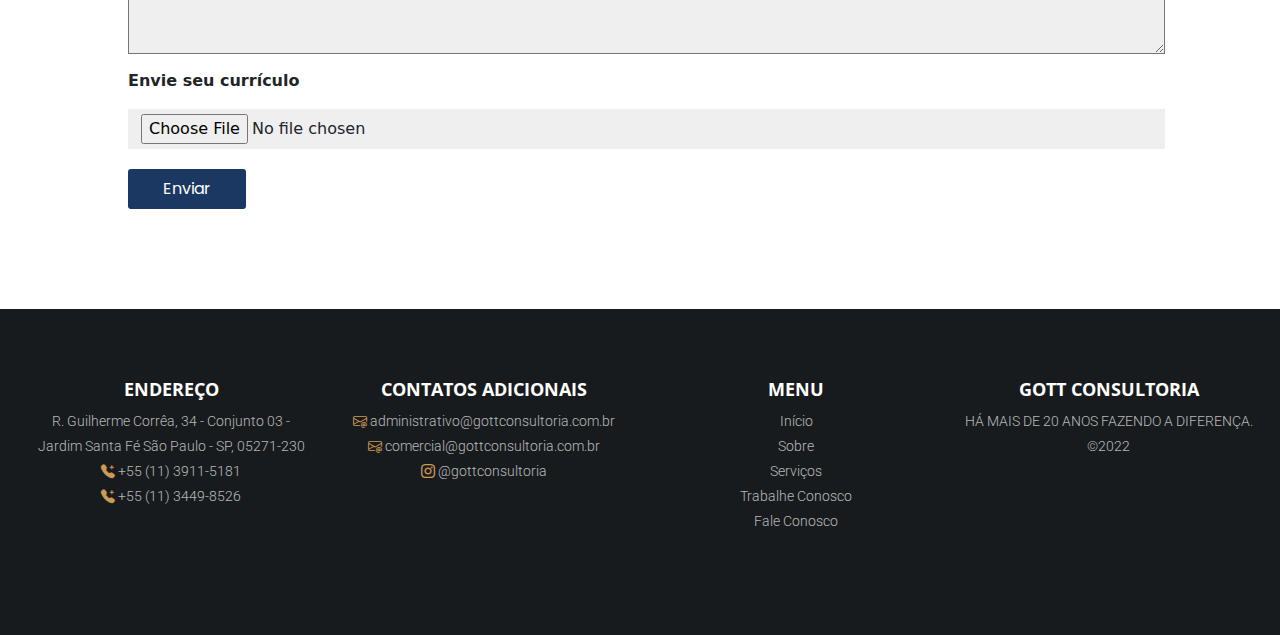
<file: trabalhe_conosco.html>
<!DOCTYPE html>
<html lang="pt-br">

<head>
  <meta charset="UTF-8">
  <meta http-equiv="X-UA-Compatible" content="IE=edge">
  <meta name="viewport" content="width=device-width, initial-scale=1.0">
  <link rel="stylesheet" href="bootstrap/css/bootstrap.css">
  <link rel="stylesheet" href="https://cdn.jsdelivr.net/npm/bootstrap-icons@1.10.2/font/bootstrap-icons.css">
  <link rel="stylesheet" href="carrousel/OwlCarousel2-2.3.4/dist/assets/owl.carousel.min.css">
  <link rel="stylesheet" href="carrousel/OwlCarousel2-2.3.4/dist/assets/owl.theme.default.min.css">
  <link rel="shortcut icon" href="imagens/favicongott.png" type="image/x-icon">

  <link rel="stylesheet" href="css/style.css">
  <title>Trabalhe Conosco</title>
</head>

<body>
  <header>
    <h1><a href="index.html"><img src="imagens/cropped-gottconsultoria_logo-ps8xw6hi3ph9b2z6p7qqz5knmav5pxkikqp02p2ay0.png" alt="" width="100"></a></h1>

    <nav>
      <h2><span href="" title="" class="icone">&equiv;</span>
        <!--Icone do menu hambúrguer-->
      </h2>
      <ul class="menu">
        <li><a href="index.html">Início</a></li>
        <li><a href="sobre.html">Sobre</a></li>
        <li><a href="servicos.html">Serviços</a></li>
        <li><a href="trabalhe_conosco.html" class="active">Trabalhe Conosco</a></li>
        <li><a href="fale_conosco.php">Fale Conosco</a></li>
      </ul>
    </nav>
  </header>

  <section class="hero_trabalhe_conosco mb-3">
    <h1>Trabalhe Conosco</h1>
  </section>

  <section class="apresentacao_trabalhe_conosco d-lg-flex justify-content-center flex-wrap gap-4 mt-5">
    <div class="d-flex justify-content-center ">
      <span>
        <h2 class="text-center">Faça Parte da Nossa História</h2>
        <img src="imagens/gottconsultoria_logo.png" alt="" class=" ">
      </span>
    </div>


    <div class="valores">
      <div>
        <h2 class="text-center">Nossos Valores</h2>
      </div>
      <article>
        <h4>Missão: </h4>
        <p>Atuar dentro da ética e da legalidade, gerando resultados amplamente satisfatórios.</p>
      </article>

      <article>
        <h4>Visão: </h4>
        <p>Entender as necessidades individuais de cada empresa, minimizando riscos e protegendo continuamente.</p>
      </article>

      <article>
        <h4>Princípios: </h4>
        <p>Orientar , Proteger, Defender e Alcançar.</p>
      </article>
    </div>
  </section>

  <section class="formulario_trabalhe_conosco mt-5">
    <h2>Nos conte mais sobre você</h2>


    <form action="https://getform.io/f/9721a68a-286b-447d-9414-31530ec50c2f" method="post" class="mt-5">
      <div>
        <label for="nome">Nome</label>
        <input type="text" name="nome" placeholder="Digite seu nome completo">
        <label for="email">Email</label>
        <input type="email" name="email" placeholder="exemplo@exemplo.com.br">
        <label for="telefone">Telefone</label>
        <input type="tel" name="telefone" placeholder="(11) 99999-9999">
        <label for="mensagem">Sua mensagem</label>
        <textarea name="mensagem" placeholder="Escreva sua mensagem" id="" cols="30" rows="10"></textarea>
        <label for="arquivo">Envie seu currículo</label>
        <input type="file" name="arquivo" placeholder="Digite seu nome completo" class="input-file">
        <button type="submit">Enviar</button>
      </div>
    </form>

  </section>


  <footer class="d-flex flex-wrap justify-content-around">
    <article class="col-12 col-md-6 col-lg-3">
      <h2>ENDEREÇO</h2>
      <ul>
        <li>R. Guilherme Corrêa, 34 - Conjunto 03 -
        </li>
        <li>Jardim Santa Fé São Paulo - SP, 05271-230
        </li>
        <li><i class="bi bi-telephone-plus-fill"></i> +55 (11) 3911-5181</li>
        <li>
          <i class="bi bi-telephone-plus-fill"></i> +55 (11) 3449-8526
        </li>
      </ul>
    </article>
    <article class="adicionais col-12 col-md-6 col-lg-3">
      <h2>CONTATOS ADICIONAIS
      </h2>
      <ul>
        <li>
          <i class="bi bi-envelope-at"></i> administrativo@gottconsultoria.com.br
        </li>
        <li>
          <i class="bi bi-envelope-at"></i> comercial@gottconsultoria.com.br
        </li>
        <li>
          <i class="bi bi-instagram"></i> @gottconsultoria
        </li>
      </ul>
    </article>
    <article class="col-12 col-md-6 col-lg-3">
      <h2>MENU</h2>
      <ul>
        <li><a href="index.html">Início</a></li>
        <li><a href="sobre.html">Sobre</a></li>
        <li><a href="servicos.html">Serviços</a></li>
        <li><a href="trabalhe_conosco.html">Trabalhe Conosco</a></li>
        <li><a href="fale_conosco.php">Fale Conosco</a></li>
      </ul>
    </article>
    <article class="col-12 col-md-6 col-lg-3">
      <h2>GOTT CONSULTORIA
      </h2>
      <ul>
        <li>HÁ MAIS DE 20 ANOS FAZENDO A DIFERENÇA.</li>
        <li>©2022</li>
      </ul>
    </article>
  </footer>

  <script src="js/script.js"></script>
</body>

</html>
</file>
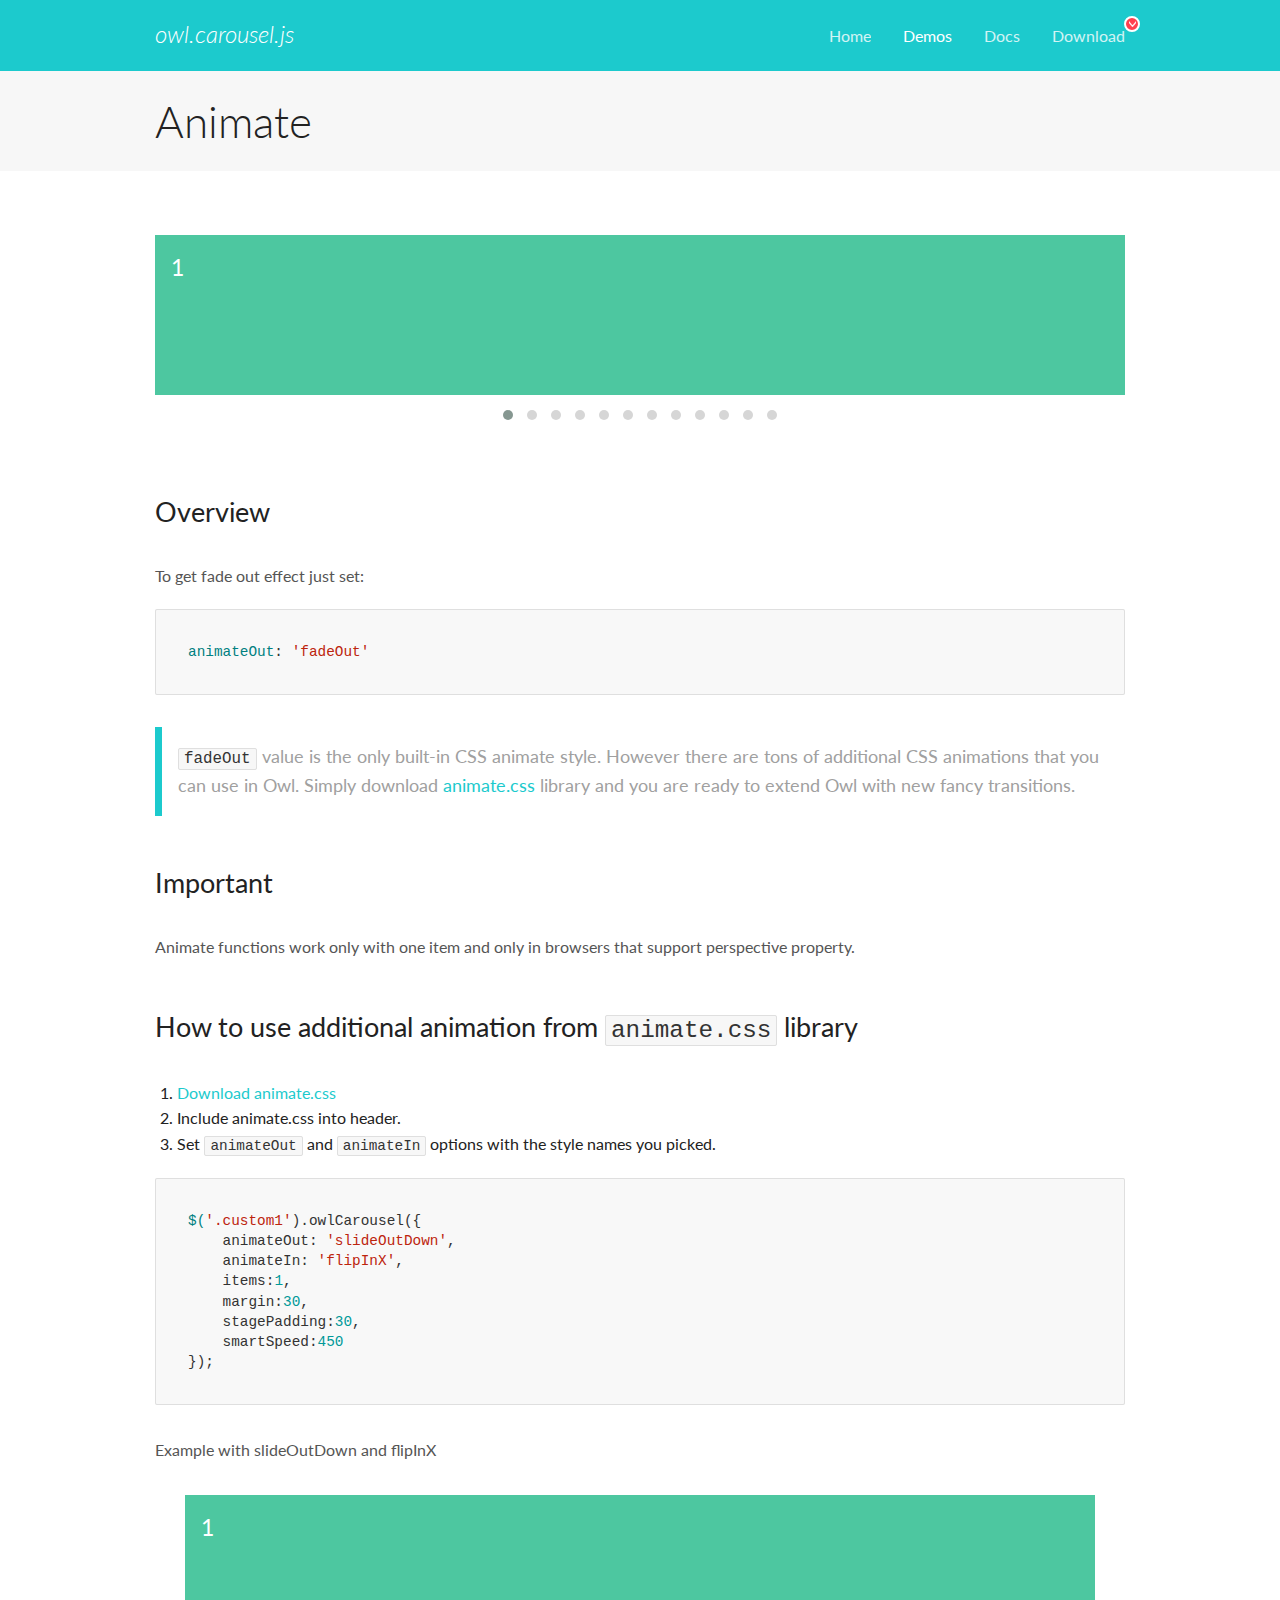
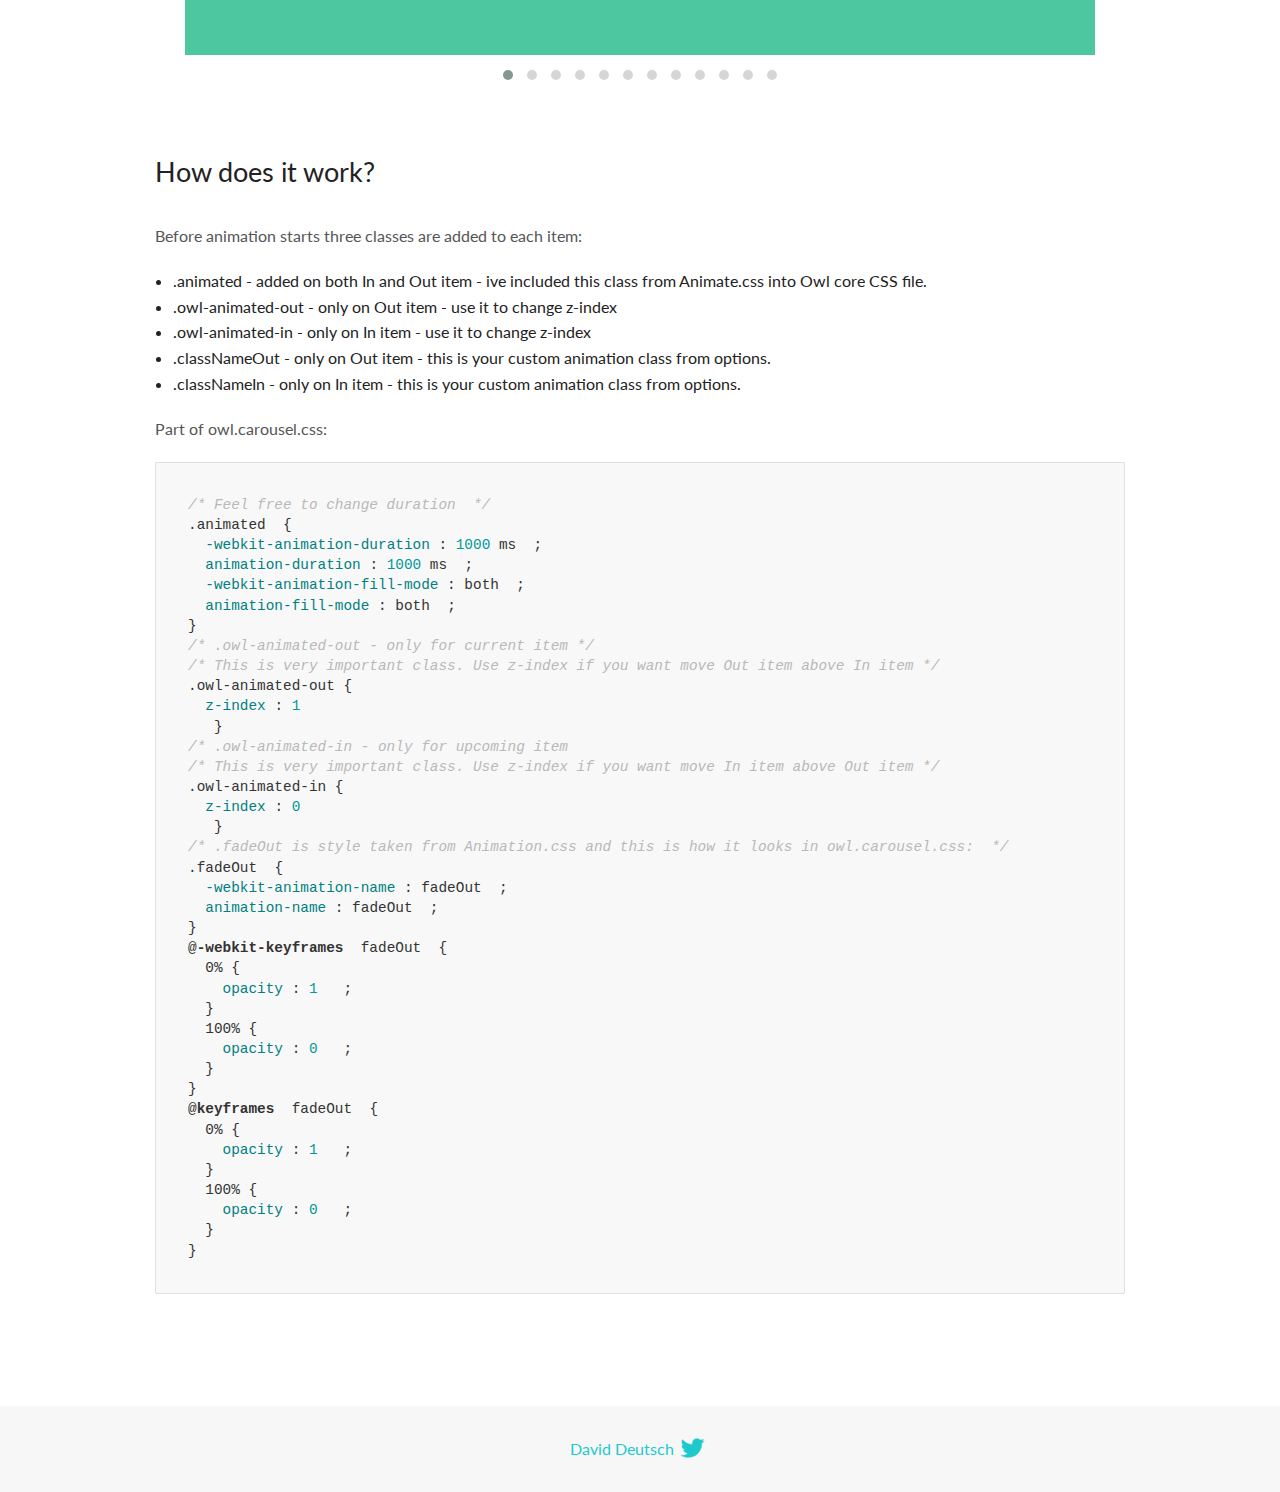
<file: carrousel/OwlCarousel2-2.3.4/docs/demos/animate.html>
<!DOCTYPE html>
<html lang="en">
  <head>

    <!-- head -->
    <meta charset="utf-8">
    <meta name="msapplication-tap-highlight" content="no" />
    <meta name="viewport" content="width=device-width, initial-scale=1.0" />
    <meta name="description" content="Animate carousel">
    <meta name="author" content="David Deutsch">
    <title>
      Animate Demo | Owl Carousel | 2.3.4
    </title>

    <!-- Stylesheets -->
    <link href='https://fonts.googleapis.com/css?family=Lato:300,400,700,400italic,300italic' rel='stylesheet' type='text/css'>
    <link rel="stylesheet" href="../assets/css/docs.theme.min.css">

    <!-- Owl Stylesheets -->
    <link rel="stylesheet" href="../assets/owlcarousel/assets/owl.carousel.min.css">
    <link rel="stylesheet" href="../assets/owlcarousel/assets/owl.theme.default.min.css">

    <!-- HTML5 shim and Respond.js IE8 support of HTML5 elements and media queries -->

    <!--[if lt IE 9]>
      <script src="https://oss.maxcdn.com/libs/html5shiv/3.7.0/html5shiv.js"></script>
      <script src="https://oss.maxcdn.com/libs/respond.js/1.3.0/respond.min.js"></script>
    <![endif]-->

    <!-- Favicons -->
    <link rel="apple-touch-icon-precomposed" sizes="144x144" href="../assets/ico/apple-touch-icon-144-precomposed.png">
    <link rel="shortcut icon" href="../assets/ico/favicon.png">
    <link rel="shortcut icon" href="favicon.ico">

    <!-- Yeah i know js should not be in header. Its required for demos.-->

    <!-- javascript -->
    <script src="../assets/vendors/jquery.min.js"></script>
    <script src="../assets/owlcarousel/owl.carousel.js"></script>
  </head>
  <body>

    <!-- header -->
    <header class="header">
      <div class="row">
        <div class="large-12 columns">
          <div class="brand left">
            <h3>
              <a href="/OwlCarousel2/">owl.carousel.js</a> 
            </h3>
          </div>
          <a id="toggle-nav" class="right">
            <span></span> <span></span> <span></span> 
          </a> 
          <div class="nav-bar">
            <ul class="clearfix">
              <li> <a href="/OwlCarousel2/index.html">Home</a>  </li>
              <li class="active">
                <a href="/OwlCarousel2/demos/demos.html">Demos</a> 
              </li>
              <li> <a href="/OwlCarousel2/docs/started-welcome.html">Docs</a>  </li>
              <li>
                <a href="https://github.com/OwlCarousel2/OwlCarousel2/archive/2.3.4.zip">Download</a> 
                <span class="download"></span> 
              </li>
            </ul>
          </div>
        </div>
      </div>
    </header>

    <!-- title -->
    <section class="title">
      <div class="row">
        <div class="large-12 columns">
          <h1>Animate</h1>
        </div>
      </div>
    </section>

    <!--  Demos -->
    <section id="demos">
      <div class="row">
        <div class="large-12 columns">
          <div class="fadeOut owl-carousel owl-theme">
            <div class="item">
              <h4>1</h4>
            </div>
            <div class="item">
              <h4>2</h4>
            </div>
            <div class="item">
              <h4>3</h4>
            </div>
            <div class="item">
              <h4>4</h4>
            </div>
            <div class="item">
              <h4>5</h4>
            </div>
            <div class="item">
              <h4>6</h4>
            </div>
            <div class="item">
              <h4>7</h4>
            </div>
            <div class="item">
              <h4>8</h4>
            </div>
            <div class="item">
              <h4>9</h4>
            </div>
            <div class="item">
              <h4>10</h4>
            </div>
            <div class="item">
              <h4>11</h4>
            </div>
            <div class="item">
              <h4>12</h4>
            </div>
          </div>
          <h3 id="overview">Overview</h3>
          <p>To get fade out effect just set:</p>
          <pre><code>animateOut: &#39;fadeOut&#39;</code></pre>
          <blockquote>
            <p><code>fadeOut</code> value is the only built-in CSS animate style. However there are tons of additional CSS animations that you can use in Owl. Simply download
              <a href="https://daneden.github.io/animate.css/">animate.css</a>  library and you are ready to extend Owl with new fancy transitions.</p>
          </blockquote>
          <h3 id="important">Important</h3>
          <p>Animate functions work only with one item and only in browsers that support perspective property.</p>
          <h3 id="how-to-use-additional-animation-from-animate-css-library">How to use additional animation from <code>animate.css</code> library</h3>
          <ol>
            <li> <a href="https://daneden.github.io/animate.css/">Download animate.css</a>  </li>
            <li>Include animate.css into header.</li>
            <li>Set <code>animateOut</code> and <code>animateIn</code> options with the style names you picked.</li>
          </ol>
          <pre><code>$(&#39;.custom1&#39;).owlCarousel({
    animateOut: &#39;slideOutDown&#39;,
    animateIn: &#39;flipInX&#39;,
    items:1,
    margin:30,
    stagePadding:30,
    smartSpeed:450
});</code></pre>
          <p>Example with slideOutDown and flipInX</p>
          <div class="custom1 owl-carousel owl-theme">
            <div class="item">
              <h4>1</h4>
            </div>
            <div class="item">
              <h4>2</h4>
            </div>
            <div class="item">
              <h4>3</h4>
            </div>
            <div class="item">
              <h4>4</h4>
            </div>
            <div class="item">
              <h4>5</h4>
            </div>
            <div class="item">
              <h4>6</h4>
            </div>
            <div class="item">
              <h4>7</h4>
            </div>
            <div class="item">
              <h4>8</h4>
            </div>
            <div class="item">
              <h4>9</h4>
            </div>
            <div class="item">
              <h4>10</h4>
            </div>
            <div class="item">
              <h4>11</h4>
            </div>
            <div class="item">
              <h4>12</h4>
            </div>
          </div>
          <h3 id="how-does-it-work-">How does it work?</h3>
          <p>Before animation starts three classes are added to each item:</p>
          <ul>
            <li>.animated - added on both In and Out item - ive included this class from Animate.css into Owl core CSS file.</li>
            <li>.owl-animated-out - only on Out item - use it to change z-index</li>
            <li>.owl-animated-in - only on In item - use it to change z-index</li>
            <li>.classNameOut - only on Out item - this is your custom animation class from options.</li>
            <li>.classNameIn - only on In item - this is your custom animation class from options.</li>
          </ul>
          <p>Part of owl.carousel.css:</p>
          <pre><code class="language-css"><span class="comment">/* Feel free to change duration  */</span> 
<span class="class">.animated</span>  <span class="rules">{
  <span class="rule"><span class="attribute">-webkit-animation-duration</span> :<span class="value"> <span class="number">1000</span> ms</span> </span> ;
  <span class="rule"><span class="attribute">animation-duration</span> :<span class="value"> <span class="number">1000</span> ms</span> </span> ;
  <span class="rule"><span class="attribute">-webkit-animation-fill-mode</span> :<span class="value"> both</span> </span> ;
  <span class="rule"><span class="attribute">animation-fill-mode</span> :<span class="value"> both</span> </span> ;
<span class="rule">}</span> </span> 
<span class="comment">/* .owl-animated-out - only for current item */</span> 
<span class="comment">/* This is very important class. Use z-index if you want move Out item above In item */</span> 
<span class="class">.owl-animated-out</span> <span class="rules">{
  <span class="rule"><span class="attribute">z-index</span> :<span class="value"> <span class="number">1</span> 
</span> </span> </span> }
<span class="comment">/* .owl-animated-in - only for upcoming item
/* This is very important class. Use z-index if you want move In item above Out item */</span> 
<span class="class">.owl-animated-in</span> <span class="rules">{
  <span class="rule"><span class="attribute">z-index</span> :<span class="value"> <span class="number">0</span> 
</span> </span> </span> }
<span class="comment">/* .fadeOut is style taken from Animation.css and this is how it looks in owl.carousel.css:  */</span> 
<span class="class">.fadeOut</span>  <span class="rules">{
  <span class="rule"><span class="attribute">-webkit-animation-name</span> :<span class="value"> fadeOut</span> </span> ;
  <span class="rule"><span class="attribute">animation-name</span> :<span class="value"> fadeOut</span> </span> ;
<span class="rule">}</span> </span> 
<span class="at_rule">@<span class="keyword">-webkit-keyframes</span>  fadeOut </span> {
  0% <span class="rules">{
    <span class="rule"><span class="attribute">opacity</span> :<span class="value"> <span class="number">1</span> </span> </span> ;
  <span class="rule">}</span> </span> 
  100% <span class="rules">{
    <span class="rule"><span class="attribute">opacity</span> :<span class="value"> <span class="number">0</span> </span> </span> ;
  <span class="rule">}</span> </span> 
}
<span class="at_rule">@<span class="keyword">keyframes</span>  fadeOut </span> {
  0% <span class="rules">{
    <span class="rule"><span class="attribute">opacity</span> :<span class="value"> <span class="number">1</span> </span> </span> ;
  <span class="rule">}</span> </span> 
  100% <span class="rules">{
    <span class="rule"><span class="attribute">opacity</span> :<span class="value"> <span class="number">0</span> </span> </span> ;
  <span class="rule">}</span> </span> 
}</code></pre>
          <link rel="stylesheet" href="../assets/css/animate.css">
          <script>
            jQuery(document).ready(function($) {
              $('.fadeOut').owlCarousel({
                items: 1,
                animateOut: 'fadeOut',
                loop: true,
                margin: 10,
              });
              $('.custom1').owlCarousel({
                animateOut: 'slideOutDown',
                animateIn: 'flipInX',
                items: 1,
                margin: 30,
                stagePadding: 30,
                smartSpeed: 450
              });
            });
          </script>
        </div>
      </div>
    </section>

    <!-- footer -->
    <footer class="footer">
      <div class="row">
        <div class="large-12 columns">
          <h5>
            <a href="/OwlCarousel2/docs/support-contact.html">David Deutsch</a> 
            <a id="custom-tweet-button" href="https://twitter.com/share?url=https://github.com/OwlCarousel2/OwlCarousel2&text=Owl Carousel - This is so awesome! " target="_blank"></a> 
          </h5>
        </div>
      </div>
    </footer>

    <!-- vendors -->
    <script src="../assets/vendors/highlight.js"></script>
    <script src="../assets/js/app.js"></script>
  </body>
</html>
</file>
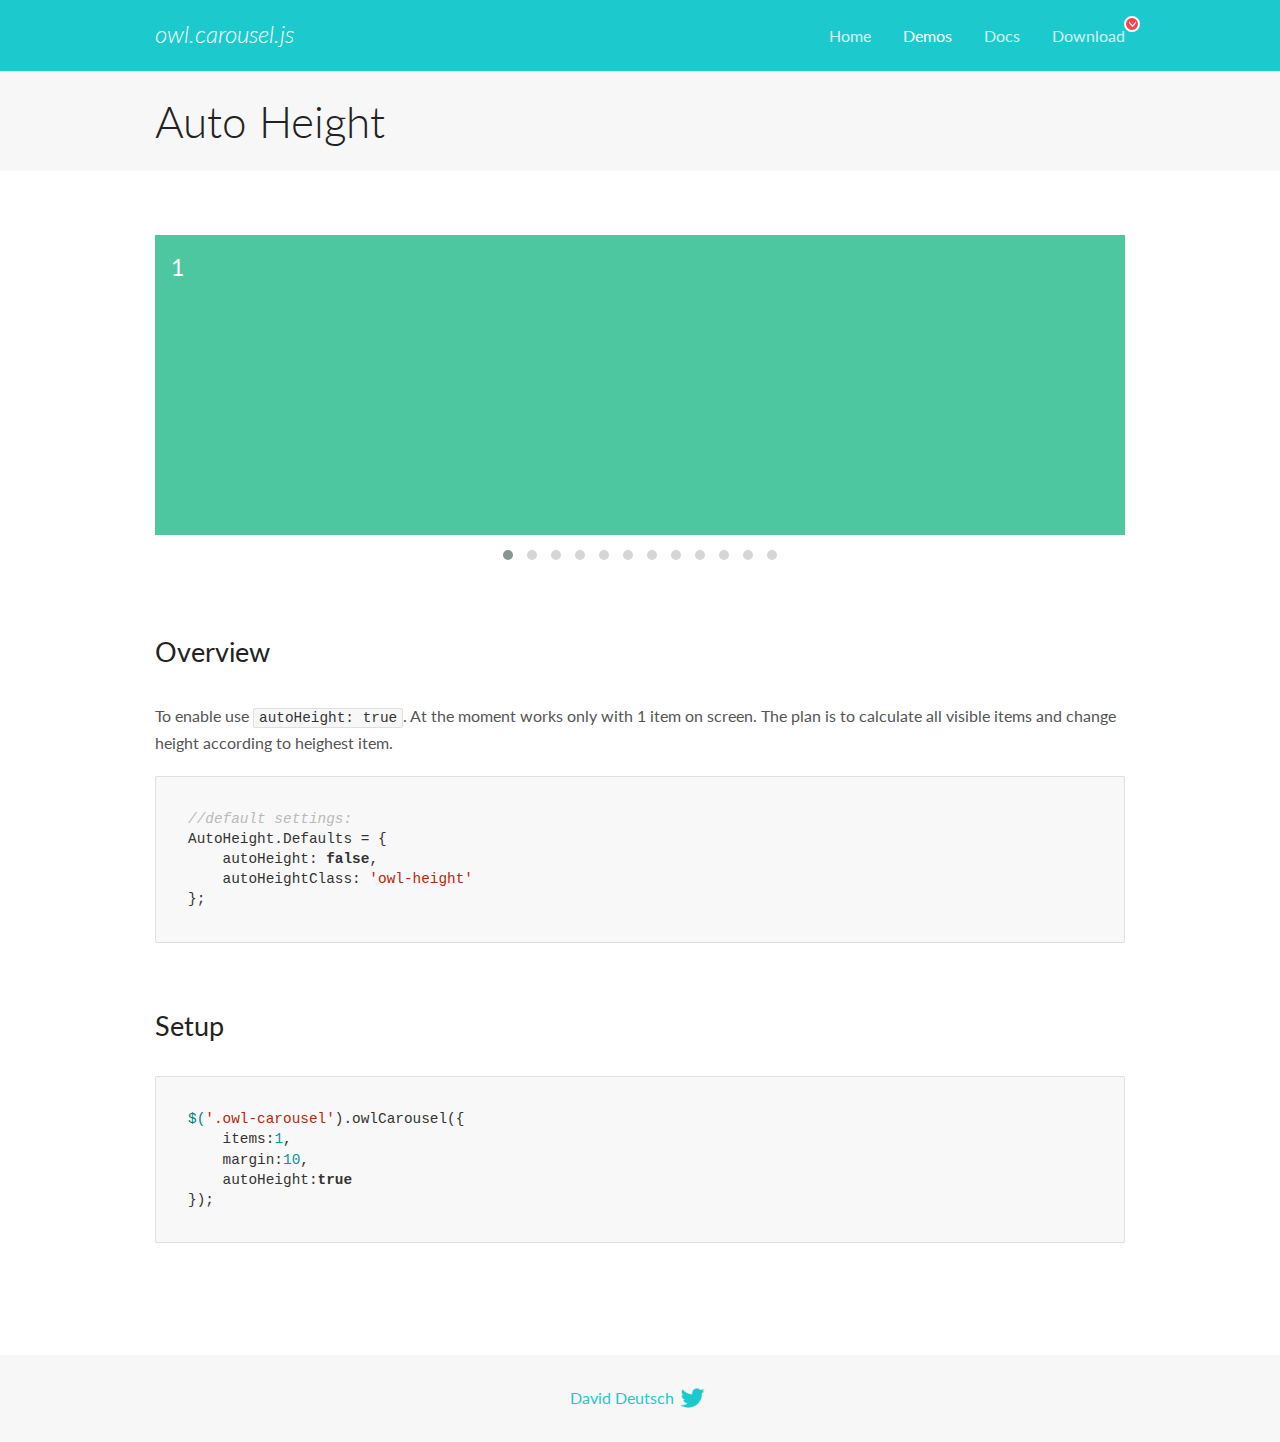
<file: carrousel/OwlCarousel2-2.3.4/docs/demos/autoheight.html>
<!DOCTYPE html>
<html lang="en">
  <head>

    <!-- head -->
    <meta charset="utf-8">
    <meta name="msapplication-tap-highlight" content="no" />
    <meta name="viewport" content="width=device-width, initial-scale=1.0" />
    <meta name="description" content="autoHeight usage demo">
    <meta name="author" content="David Deutsch">
    <title>
      Auto Height Demo | Owl Carousel | 2.3.4
    </title>

    <!-- Stylesheets -->
    <link href='https://fonts.googleapis.com/css?family=Lato:300,400,700,400italic,300italic' rel='stylesheet' type='text/css'>
    <link rel="stylesheet" href="../assets/css/docs.theme.min.css">

    <!-- Owl Stylesheets -->
    <link rel="stylesheet" href="../assets/owlcarousel/assets/owl.carousel.min.css">
    <link rel="stylesheet" href="../assets/owlcarousel/assets/owl.theme.default.min.css">

    <!-- HTML5 shim and Respond.js IE8 support of HTML5 elements and media queries -->

    <!--[if lt IE 9]>
      <script src="https://oss.maxcdn.com/libs/html5shiv/3.7.0/html5shiv.js"></script>
      <script src="https://oss.maxcdn.com/libs/respond.js/1.3.0/respond.min.js"></script>
    <![endif]-->

    <!-- Favicons -->
    <link rel="apple-touch-icon-precomposed" sizes="144x144" href="../assets/ico/apple-touch-icon-144-precomposed.png">
    <link rel="shortcut icon" href="../assets/ico/favicon.png">
    <link rel="shortcut icon" href="favicon.ico">

    <!-- Yeah i know js should not be in header. Its required for demos.-->

    <!-- javascript -->
    <script src="../assets/vendors/jquery.min.js"></script>
    <script src="../assets/owlcarousel/owl.carousel.js"></script>
  </head>
  <body>

    <!-- header -->
    <header class="header">
      <div class="row">
        <div class="large-12 columns">
          <div class="brand left">
            <h3>
              <a href="/OwlCarousel2/">owl.carousel.js</a> 
            </h3>
          </div>
          <a id="toggle-nav" class="right">
            <span></span> <span></span> <span></span> 
          </a> 
          <div class="nav-bar">
            <ul class="clearfix">
              <li> <a href="/OwlCarousel2/index.html">Home</a>  </li>
              <li class="active">
                <a href="/OwlCarousel2/demos/demos.html">Demos</a> 
              </li>
              <li> <a href="/OwlCarousel2/docs/started-welcome.html">Docs</a>  </li>
              <li>
                <a href="https://github.com/OwlCarousel2/OwlCarousel2/archive/2.3.4.zip">Download</a> 
                <span class="download"></span> 
              </li>
            </ul>
          </div>
        </div>
      </div>
    </header>

    <!-- title -->
    <section class="title">
      <div class="row">
        <div class="large-12 columns">
          <h1>Auto Height</h1>
        </div>
      </div>
    </section>

    <!--  Demos -->
    <section id="demos">
      <div class="row">
        <div class="large-12 columns">
          <div class="owl-carousel owl-theme">
            <div class="item" style="height:300px">
              <h4>1</h4>
            </div>
            <div class="item" style="height:100px">
              <h4>2</h4>
            </div>
            <div class="item" style="height:500px">
              <h4>3</h4>
            </div>
            <div class="item" style="height:250px">
              <h4>4</h4>
            </div>
            <div class="item" style="height:400px">
              <h4>5</h4>
            </div>
            <div class="item" style="height:500px">
              <h4>6</h4>
            </div>
            <div class="item" style="height:600px">
              <h4>7</h4>
            </div>
            <div class="item" style="height:400px">
              <h4>8</h4>
            </div>
            <div class="item" style="height:300px">
              <h4>9</h4>
            </div>
            <div class="item" style="height:350px">
              <h4>10</h4>
            </div>
            <div class="item" style="height:200px">
              <h4>11</h4>
            </div>
            <div class="item" style="height:150px">
              <h4>12</h4>
            </div>
          </div>
          <h3 id="overview">Overview</h3>
          <p>To enable use <code>autoHeight: true</code>. At the moment works only with 1 item on screen. The plan is to calculate all visible items and change height according to heighest item.</p>
          <pre><code>//default settings:
AutoHeight.Defaults = {
    autoHeight: false,
    autoHeightClass: &#39;owl-height&#39;
};</code></pre>
          <h3 id="setup">Setup</h3>
          <pre><code>$(&#39;.owl-carousel&#39;).owlCarousel({
    items:1,
    margin:10,
    autoHeight:true
});</code></pre>
          <script>
            $(document).ready(function() {
              $('.owl-carousel').owlCarousel({
                items: 1,
                margin: 10,
                autoHeight: true
              });
            })
          </script>
        </div>
      </div>
    </section>

    <!-- footer -->
    <footer class="footer">
      <div class="row">
        <div class="large-12 columns">
          <h5>
            <a href="/OwlCarousel2/docs/support-contact.html">David Deutsch</a> 
            <a id="custom-tweet-button" href="https://twitter.com/share?url=https://github.com/OwlCarousel2/OwlCarousel2&text=Owl Carousel - This is so awesome! " target="_blank"></a> 
          </h5>
        </div>
      </div>
    </footer>

    <!-- vendors -->
    <script src="../assets/vendors/highlight.js"></script>
    <script src="../assets/js/app.js"></script>
  </body>
</html>
</file>
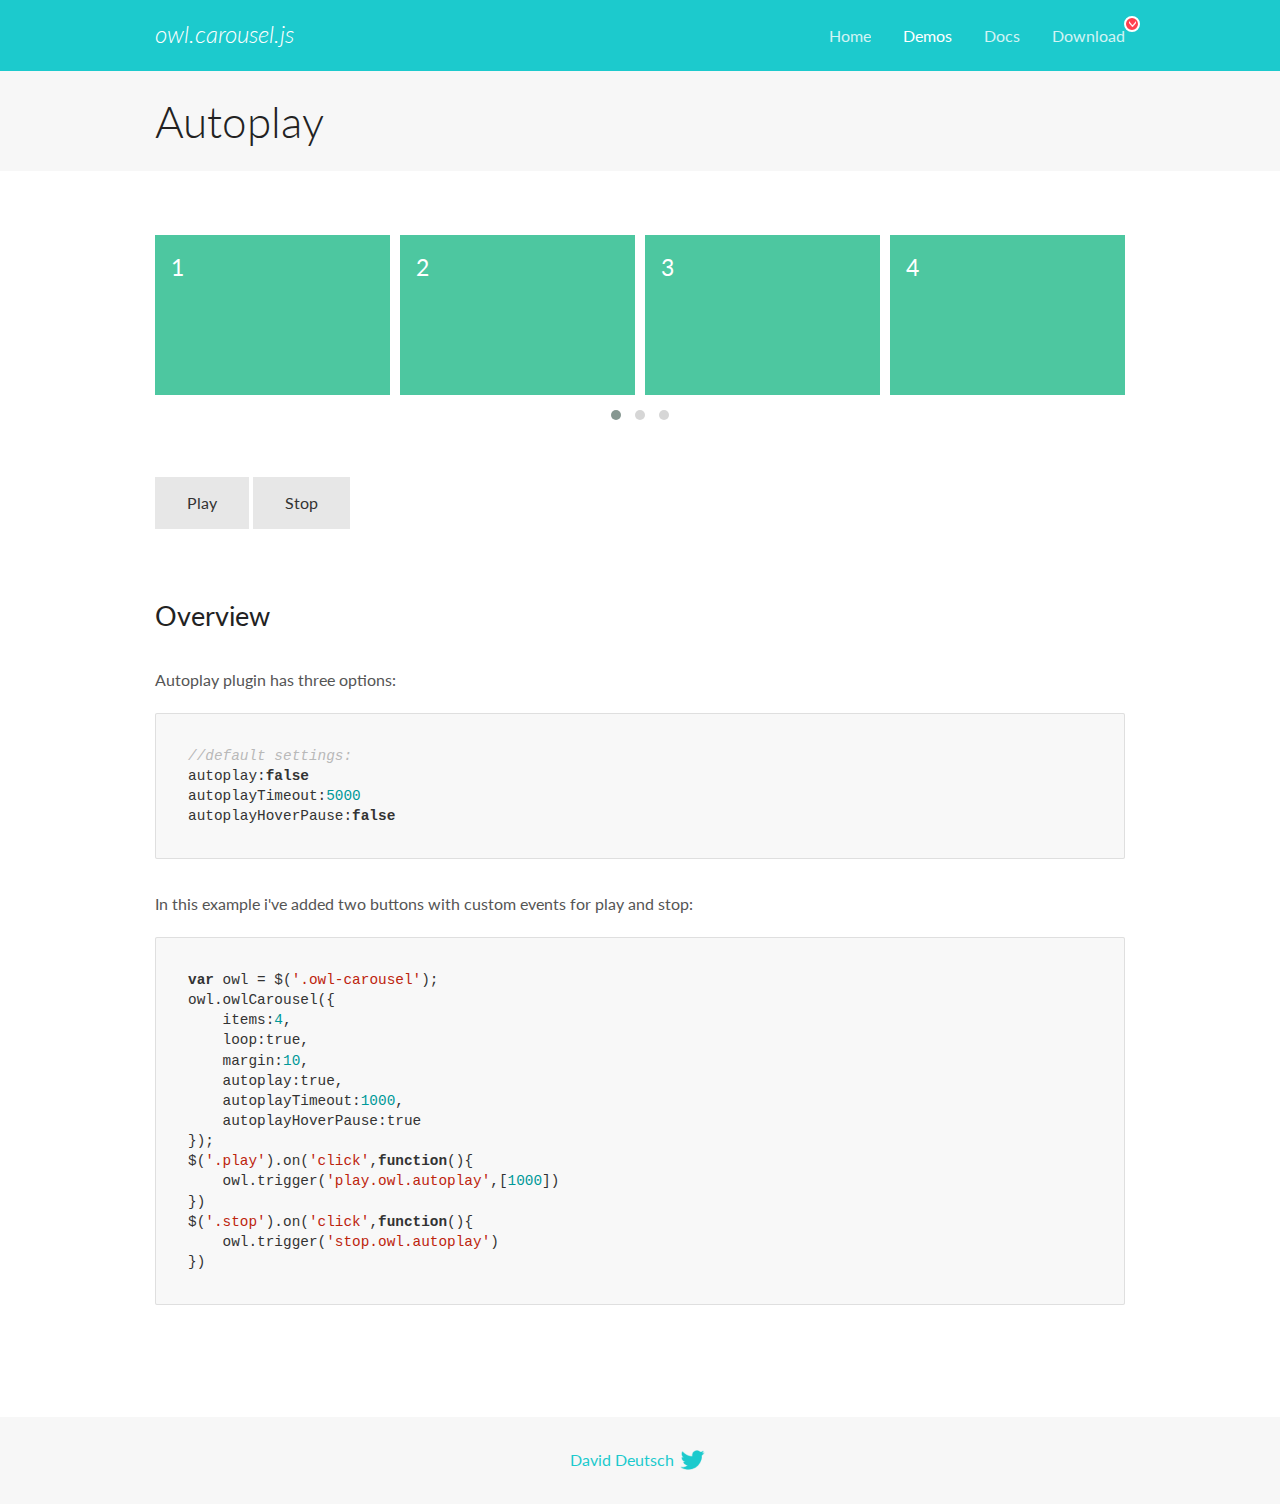
<file: carrousel/OwlCarousel2-2.3.4/docs/demos/autoplay.html>
<!DOCTYPE html>
<html lang="en">
  <head>

    <!-- head -->
    <meta charset="utf-8">
    <meta name="msapplication-tap-highlight" content="no" />
    <meta name="viewport" content="width=device-width, initial-scale=1.0" />
    <meta name="description" content="Autoplay usage demo">
    <meta name="author" content="David Deutsch">
    <title>
      Autoplay Demo | Owl Carousel | 2.3.4
    </title>

    <!-- Stylesheets -->
    <link href='https://fonts.googleapis.com/css?family=Lato:300,400,700,400italic,300italic' rel='stylesheet' type='text/css'>
    <link rel="stylesheet" href="../assets/css/docs.theme.min.css">

    <!-- Owl Stylesheets -->
    <link rel="stylesheet" href="../assets/owlcarousel/assets/owl.carousel.min.css">
    <link rel="stylesheet" href="../assets/owlcarousel/assets/owl.theme.default.min.css">

    <!-- HTML5 shim and Respond.js IE8 support of HTML5 elements and media queries -->

    <!--[if lt IE 9]>
      <script src="https://oss.maxcdn.com/libs/html5shiv/3.7.0/html5shiv.js"></script>
      <script src="https://oss.maxcdn.com/libs/respond.js/1.3.0/respond.min.js"></script>
    <![endif]-->

    <!-- Favicons -->
    <link rel="apple-touch-icon-precomposed" sizes="144x144" href="../assets/ico/apple-touch-icon-144-precomposed.png">
    <link rel="shortcut icon" href="../assets/ico/favicon.png">
    <link rel="shortcut icon" href="favicon.ico">

    <!-- Yeah i know js should not be in header. Its required for demos.-->

    <!-- javascript -->
    <script src="../assets/vendors/jquery.min.js"></script>
    <script src="../assets/owlcarousel/owl.carousel.js"></script>
  </head>
  <body>

    <!-- header -->
    <header class="header">
      <div class="row">
        <div class="large-12 columns">
          <div class="brand left">
            <h3>
              <a href="/OwlCarousel2/">owl.carousel.js</a> 
            </h3>
          </div>
          <a id="toggle-nav" class="right">
            <span></span> <span></span> <span></span> 
          </a> 
          <div class="nav-bar">
            <ul class="clearfix">
              <li> <a href="/OwlCarousel2/index.html">Home</a>  </li>
              <li class="active">
                <a href="/OwlCarousel2/demos/demos.html">Demos</a> 
              </li>
              <li> <a href="/OwlCarousel2/docs/started-welcome.html">Docs</a>  </li>
              <li>
                <a href="https://github.com/OwlCarousel2/OwlCarousel2/archive/2.3.4.zip">Download</a> 
                <span class="download"></span> 
              </li>
            </ul>
          </div>
        </div>
      </div>
    </header>

    <!-- title -->
    <section class="title">
      <div class="row">
        <div class="large-12 columns">
          <h1>Autoplay</h1>
        </div>
      </div>
    </section>

    <!--  Demos -->
    <section id="demos">
      <div class="row">
        <div class="large-12 columns">
          <div class="owl-carousel owl-theme">
            <div class="item">
              <h4>1</h4>
            </div>
            <div class="item">
              <h4>2</h4>
            </div>
            <div class="item">
              <h4>3</h4>
            </div>
            <div class="item">
              <h4>4</h4>
            </div>
            <div class="item">
              <h4>5</h4>
            </div>
            <div class="item">
              <h4>6</h4>
            </div>
            <div class="item">
              <h4>7</h4>
            </div>
            <div class="item">
              <h4>8</h4>
            </div>
            <div class="item">
              <h4>9</h4>
            </div>
            <div class="item">
              <h4>10</h4>
            </div>
            <div class="item">
              <h4>11</h4>
            </div>
            <div class="item">
              <h4>12</h4>
            </div>
          </div>
          <a class="button secondary play">Play</a> 
          <a class="button secondary stop">Stop</a> 
          <h3 id="overview">Overview</h3>
          <p>Autoplay plugin has three options:</p>
          <pre><code>//default settings:
autoplay:false
autoplayTimeout:5000
autoplayHoverPause:false</code></pre>
          <p>In this example i&#39;ve added two buttons with custom events for play and stop:</p>
          <pre><code>var owl = $(&#39;.owl-carousel&#39;);
owl.owlCarousel({
    items:4,
    loop:true,
    margin:10,
    autoplay:true,
    autoplayTimeout:1000,
    autoplayHoverPause:true
});
$(&#39;.play&#39;).on(&#39;click&#39;,function(){
    owl.trigger(&#39;play.owl.autoplay&#39;,[1000])
})
$(&#39;.stop&#39;).on(&#39;click&#39;,function(){
    owl.trigger(&#39;stop.owl.autoplay&#39;)
})</code></pre>
          <script>
            $(document).ready(function() {
              var owl = $('.owl-carousel');
              owl.owlCarousel({
                items: 4,
                loop: true,
                margin: 10,
                autoplay: true,
                autoplayTimeout: 1000,
                autoplayHoverPause: true
              });
              $('.play').on('click', function() {
                owl.trigger('play.owl.autoplay', [1000])
              })
              $('.stop').on('click', function() {
                owl.trigger('stop.owl.autoplay')
              })
            })
          </script>
        </div>
      </div>
    </section>

    <!-- footer -->
    <footer class="footer">
      <div class="row">
        <div class="large-12 columns">
          <h5>
            <a href="/OwlCarousel2/docs/support-contact.html">David Deutsch</a> 
            <a id="custom-tweet-button" href="https://twitter.com/share?url=https://github.com/OwlCarousel2/OwlCarousel2&text=Owl Carousel - This is so awesome! " target="_blank"></a> 
          </h5>
        </div>
      </div>
    </footer>

    <!-- vendors -->
    <script src="../assets/vendors/highlight.js"></script>
    <script src="../assets/js/app.js"></script>
  </body>
</html>
</file>
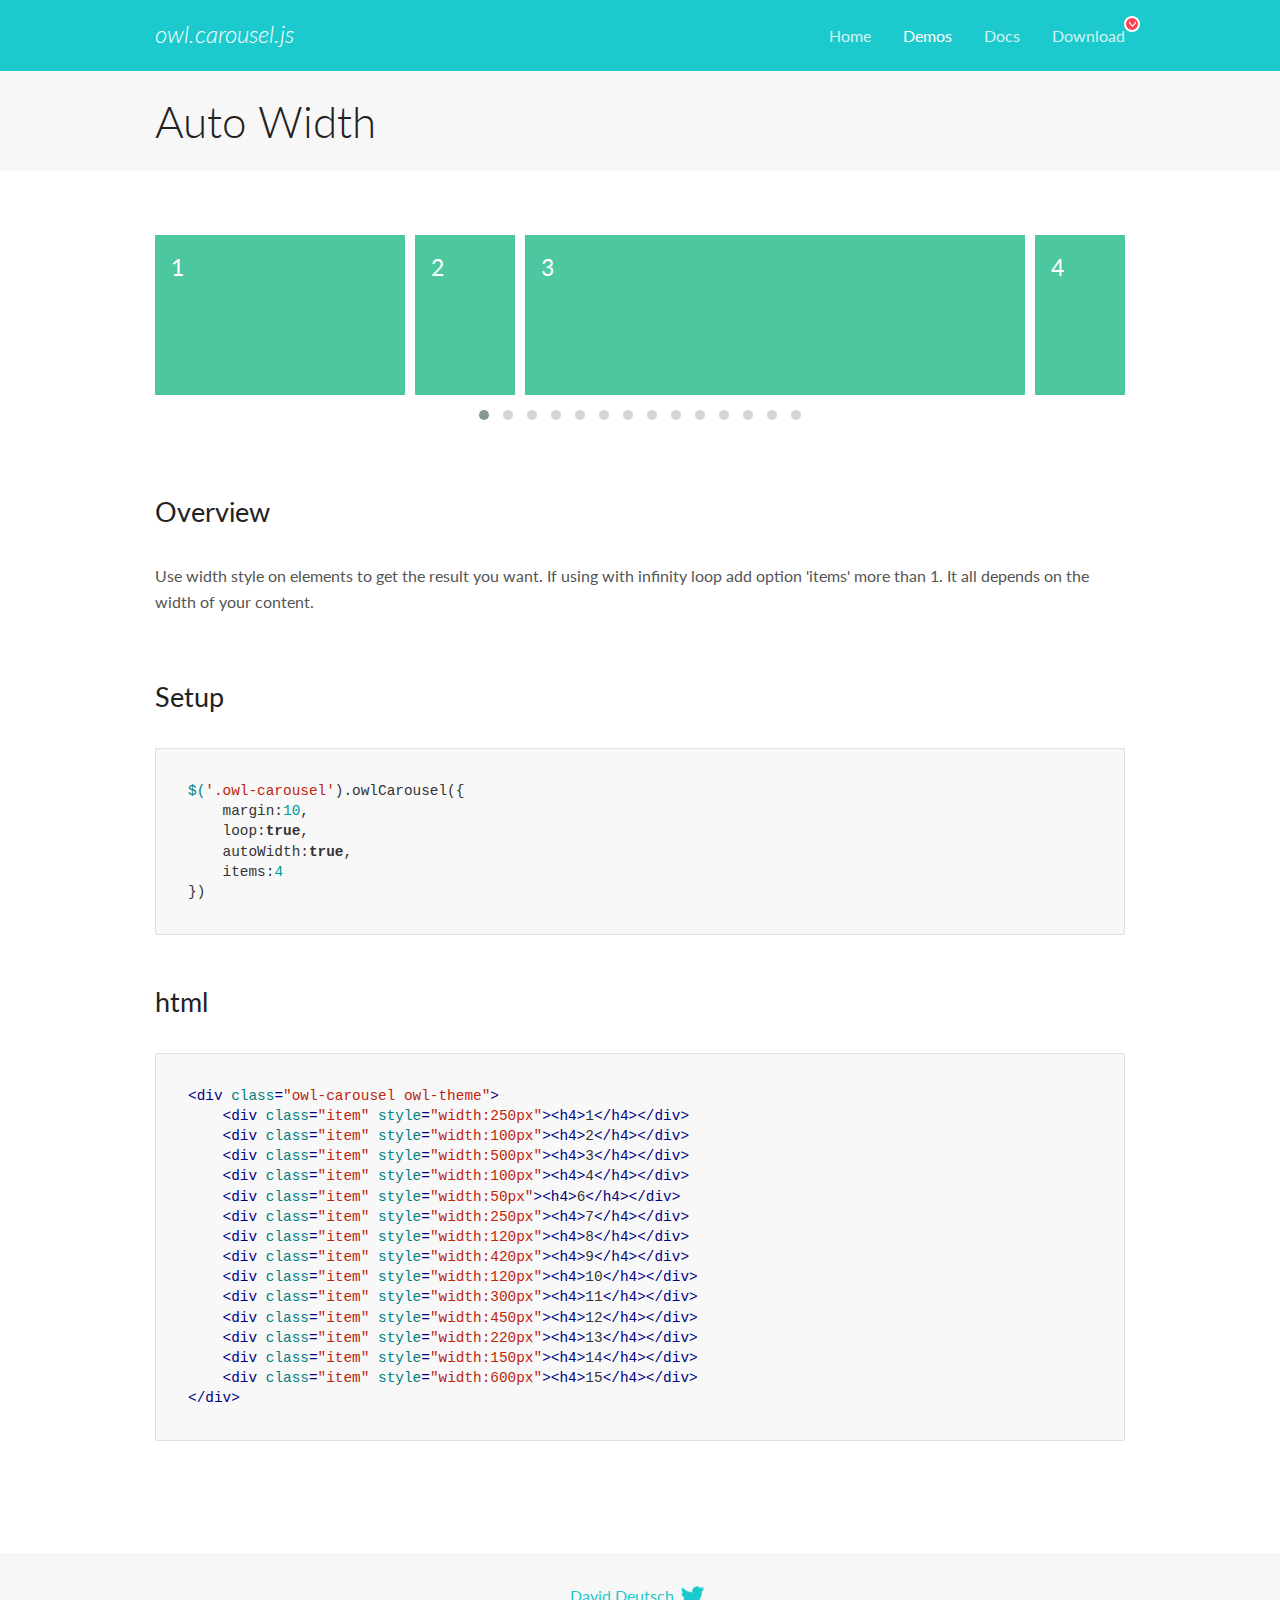
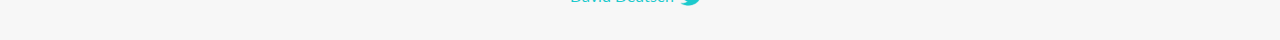
<file: carrousel/OwlCarousel2-2.3.4/docs/demos/autowidth.html>
<!DOCTYPE html>
<html lang="en">
  <head>

    <!-- head -->
    <meta charset="utf-8">
    <meta name="msapplication-tap-highlight" content="no" />
    <meta name="viewport" content="width=device-width, initial-scale=1.0" />
    <meta name="description" content="Auto Width">
    <meta name="author" content="David Deutsch">
    <title>
      Auto Width Demo | Owl Carousel | 2.3.4
    </title>

    <!-- Stylesheets -->
    <link href='https://fonts.googleapis.com/css?family=Lato:300,400,700,400italic,300italic' rel='stylesheet' type='text/css'>
    <link rel="stylesheet" href="../assets/css/docs.theme.min.css">

    <!-- Owl Stylesheets -->
    <link rel="stylesheet" href="../assets/owlcarousel/assets/owl.carousel.min.css">
    <link rel="stylesheet" href="../assets/owlcarousel/assets/owl.theme.default.min.css">

    <!-- HTML5 shim and Respond.js IE8 support of HTML5 elements and media queries -->

    <!--[if lt IE 9]>
      <script src="https://oss.maxcdn.com/libs/html5shiv/3.7.0/html5shiv.js"></script>
      <script src="https://oss.maxcdn.com/libs/respond.js/1.3.0/respond.min.js"></script>
    <![endif]-->

    <!-- Favicons -->
    <link rel="apple-touch-icon-precomposed" sizes="144x144" href="../assets/ico/apple-touch-icon-144-precomposed.png">
    <link rel="shortcut icon" href="../assets/ico/favicon.png">
    <link rel="shortcut icon" href="favicon.ico">

    <!-- Yeah i know js should not be in header. Its required for demos.-->

    <!-- javascript -->
    <script src="../assets/vendors/jquery.min.js"></script>
    <script src="../assets/owlcarousel/owl.carousel.js"></script>
  </head>
  <body>

    <!-- header -->
    <header class="header">
      <div class="row">
        <div class="large-12 columns">
          <div class="brand left">
            <h3>
              <a href="/OwlCarousel2/">owl.carousel.js</a> 
            </h3>
          </div>
          <a id="toggle-nav" class="right">
            <span></span> <span></span> <span></span> 
          </a> 
          <div class="nav-bar">
            <ul class="clearfix">
              <li> <a href="/OwlCarousel2/index.html">Home</a>  </li>
              <li class="active">
                <a href="/OwlCarousel2/demos/demos.html">Demos</a> 
              </li>
              <li> <a href="/OwlCarousel2/docs/started-welcome.html">Docs</a>  </li>
              <li>
                <a href="https://github.com/OwlCarousel2/OwlCarousel2/archive/2.3.4.zip">Download</a> 
                <span class="download"></span> 
              </li>
            </ul>
          </div>
        </div>
      </div>
    </header>

    <!-- title -->
    <section class="title">
      <div class="row">
        <div class="large-12 columns">
          <h1>Auto Width</h1>
        </div>
      </div>
    </section>

    <!--  Demos -->
    <section id="demos">
      <div class="row">
        <div class="large-12 columns">
          <div class="owl-carousel owl-theme">
            <div class="item" style="width:250px">
              <h4>1</h4>
            </div>
            <div class="item" style="width:100px">
              <h4>2</h4>
            </div>
            <div class="item" style="width:500px">
              <h4>3</h4>
            </div>
            <div class="item" style="width:100px">
              <h4>4</h4>
            </div>
            <div class="item" style="width:50px">
              <h4>6</h4>
            </div>
            <div class="item" style="width:250px">
              <h4>7</h4>
            </div>
            <div class="item" style="width:120px">
              <h4>8</h4>
            </div>
            <div class="item" style="width:420px">
              <h4>9</h4>
            </div>
            <div class="item" style="width:120px">
              <h4>10</h4>
            </div>
            <div class="item" style="width:300px">
              <h4>11</h4>
            </div>
            <div class="item" style="width:450px">
              <h4>12</h4>
            </div>
            <div class="item" style="width:220px">
              <h4>13</h4>
            </div>
            <div class="item" style="width:150px">
              <h4>14</h4>
            </div>
            <div class="item" style="width:600px">
              <h4>15</h4>
            </div>
          </div>
          <h3 id="overview">Overview</h3>
          <p>Use width style on elements to get the result you want. If using with infinity loop add option &#39;items&#39; more than 1. It all depends on the width of your content.</p>
          <h3 id="setup">Setup</h3>
          <pre><code>$(&#39;.owl-carousel&#39;).owlCarousel({
    margin:10,
    loop:true,
    autoWidth:true,
    items:4
})</code></pre>
          <h3 id="html">html</h3>
          <pre><code>&lt;div class=&quot;owl-carousel owl-theme&quot;&gt;
    &lt;div class=&quot;item&quot; style=&quot;width:250px&quot;&gt;&lt;h4&gt;1&lt;/h4&gt;&lt;/div&gt;
    &lt;div class=&quot;item&quot; style=&quot;width:100px&quot;&gt;&lt;h4&gt;2&lt;/h4&gt;&lt;/div&gt;
    &lt;div class=&quot;item&quot; style=&quot;width:500px&quot;&gt;&lt;h4&gt;3&lt;/h4&gt;&lt;/div&gt;
    &lt;div class=&quot;item&quot; style=&quot;width:100px&quot;&gt;&lt;h4&gt;4&lt;/h4&gt;&lt;/div&gt;
    &lt;div class=&quot;item&quot; style=&quot;width:50px&quot;&gt;&lt;h4&gt;6&lt;/h4&gt;&lt;/div&gt;
    &lt;div class=&quot;item&quot; style=&quot;width:250px&quot;&gt;&lt;h4&gt;7&lt;/h4&gt;&lt;/div&gt;
    &lt;div class=&quot;item&quot; style=&quot;width:120px&quot;&gt;&lt;h4&gt;8&lt;/h4&gt;&lt;/div&gt;
    &lt;div class=&quot;item&quot; style=&quot;width:420px&quot;&gt;&lt;h4&gt;9&lt;/h4&gt;&lt;/div&gt;
    &lt;div class=&quot;item&quot; style=&quot;width:120px&quot;&gt;&lt;h4&gt;10&lt;/h4&gt;&lt;/div&gt;
    &lt;div class=&quot;item&quot; style=&quot;width:300px&quot;&gt;&lt;h4&gt;11&lt;/h4&gt;&lt;/div&gt;
    &lt;div class=&quot;item&quot; style=&quot;width:450px&quot;&gt;&lt;h4&gt;12&lt;/h4&gt;&lt;/div&gt;
    &lt;div class=&quot;item&quot; style=&quot;width:220px&quot;&gt;&lt;h4&gt;13&lt;/h4&gt;&lt;/div&gt;
    &lt;div class=&quot;item&quot; style=&quot;width:150px&quot;&gt;&lt;h4&gt;14&lt;/h4&gt;&lt;/div&gt;
    &lt;div class=&quot;item&quot; style=&quot;width:600px&quot;&gt;&lt;h4&gt;15&lt;/h4&gt;&lt;/div&gt;
&lt;/div&gt;</code></pre>
          <script>
            $(document).ready(function() {
              $('.owl-carousel').owlCarousel({
                margin: 10,
                loop: true,
                autoWidth: true,
                items: 4
              })
            })
          </script>
        </div>
      </div>
    </section>

    <!-- footer -->
    <footer class="footer">
      <div class="row">
        <div class="large-12 columns">
          <h5>
            <a href="/OwlCarousel2/docs/support-contact.html">David Deutsch</a> 
            <a id="custom-tweet-button" href="https://twitter.com/share?url=https://github.com/OwlCarousel2/OwlCarousel2&text=Owl Carousel - This is so awesome! " target="_blank"></a> 
          </h5>
        </div>
      </div>
    </footer>

    <!-- vendors -->
    <script src="../assets/vendors/highlight.js"></script>
    <script src="../assets/js/app.js"></script>
  </body>
</html>
</file>
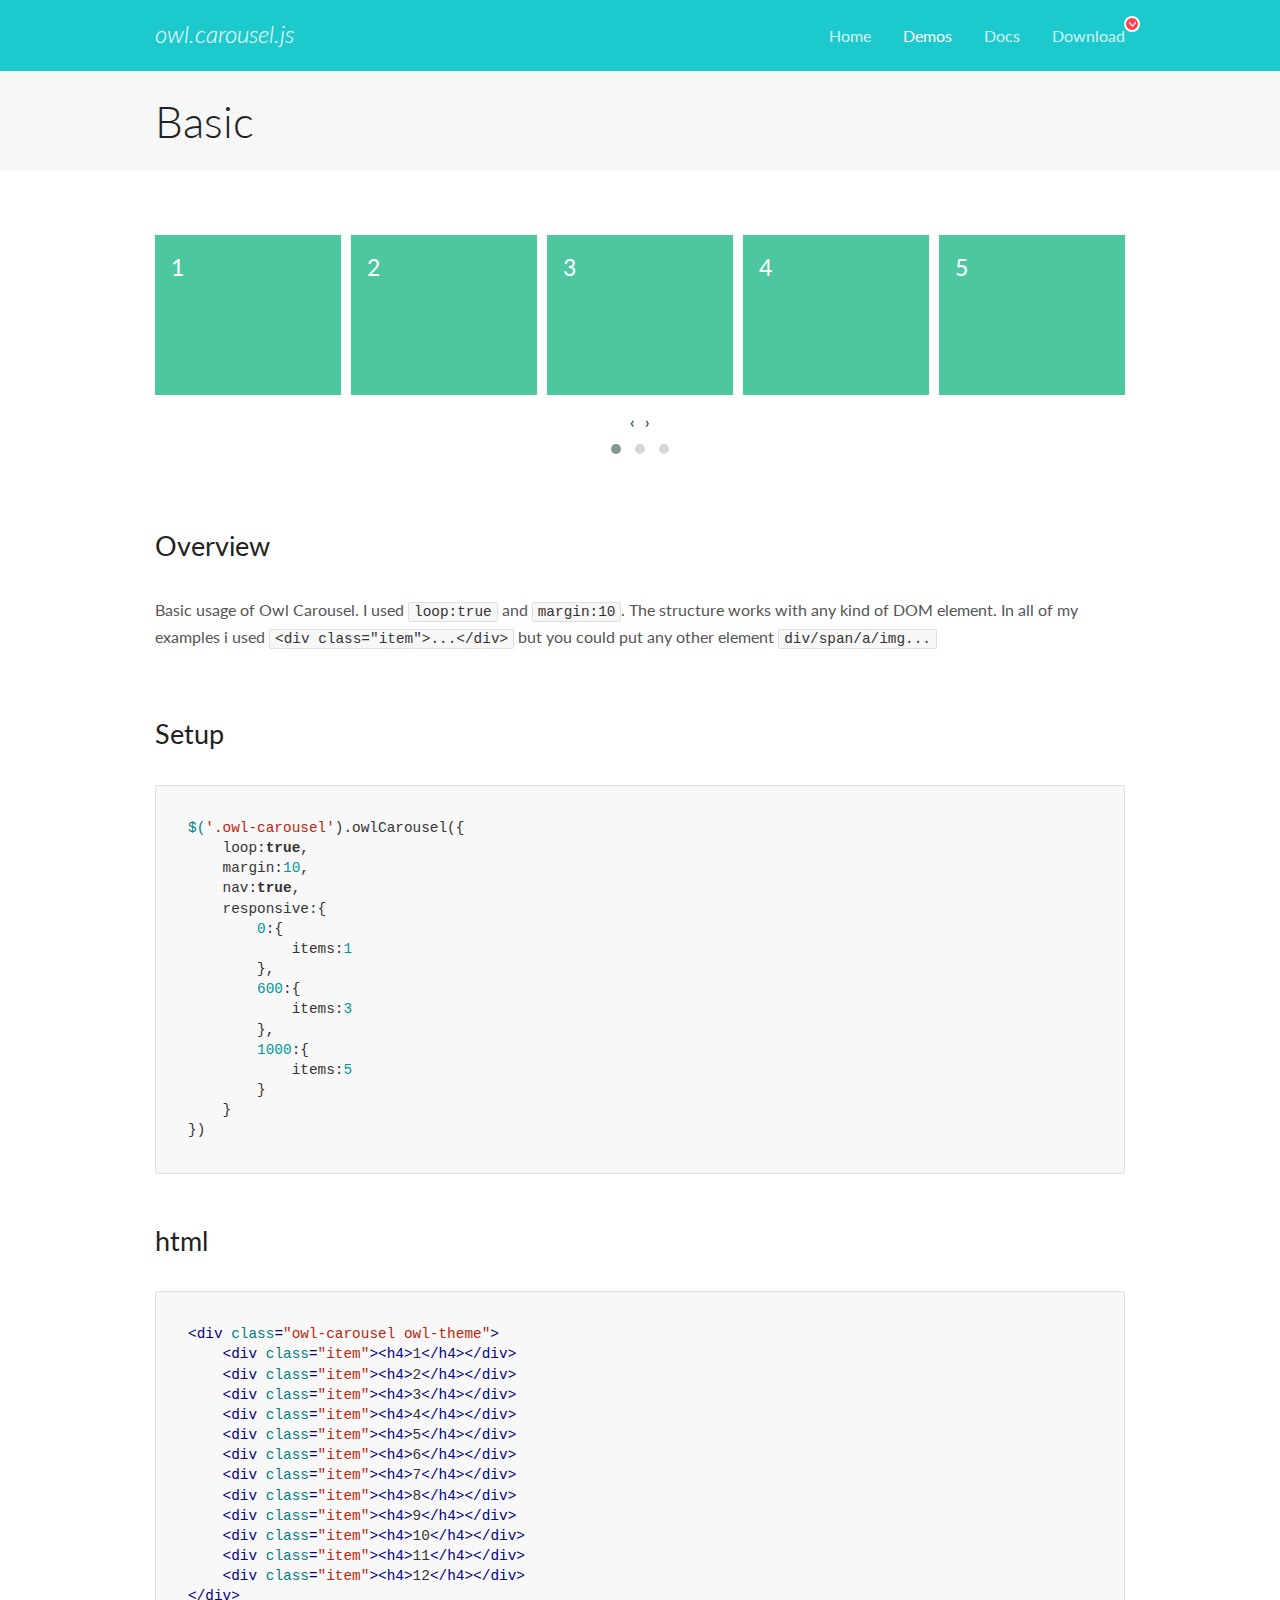
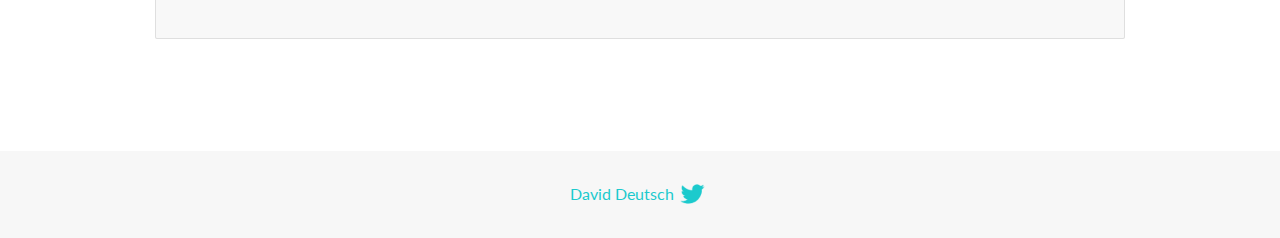
<file: carrousel/OwlCarousel2-2.3.4/docs/demos/basic.html>
<!DOCTYPE html>
<html lang="en">
  <head>

    <!-- head -->
    <meta charset="utf-8">
    <meta name="msapplication-tap-highlight" content="no" />
    <meta name="viewport" content="width=device-width, initial-scale=1.0" />
    <meta name="description" content="Basic usage demo">
    <meta name="author" content="David Deutsch">
    <title>
      Basic Demo | Owl Carousel | 2.3.4
    </title>

    <!-- Stylesheets -->
    <link href='https://fonts.googleapis.com/css?family=Lato:300,400,700,400italic,300italic' rel='stylesheet' type='text/css'>
    <link rel="stylesheet" href="../assets/css/docs.theme.min.css">

    <!-- Owl Stylesheets -->
    <link rel="stylesheet" href="../assets/owlcarousel/assets/owl.carousel.min.css">
    <link rel="stylesheet" href="../assets/owlcarousel/assets/owl.theme.default.min.css">

    <!-- HTML5 shim and Respond.js IE8 support of HTML5 elements and media queries -->

    <!--[if lt IE 9]>
      <script src="https://oss.maxcdn.com/libs/html5shiv/3.7.0/html5shiv.js"></script>
      <script src="https://oss.maxcdn.com/libs/respond.js/1.3.0/respond.min.js"></script>
    <![endif]-->

    <!-- Favicons -->
    <link rel="apple-touch-icon-precomposed" sizes="144x144" href="../assets/ico/apple-touch-icon-144-precomposed.png">
    <link rel="shortcut icon" href="../assets/ico/favicon.png">
    <link rel="shortcut icon" href="favicon.ico">

    <!-- Yeah i know js should not be in header. Its required for demos.-->

    <!-- javascript -->
    <script src="../assets/vendors/jquery.min.js"></script>
    <script src="../assets/owlcarousel/owl.carousel.js"></script>
  </head>
  <body>

    <!-- header -->
    <header class="header">
      <div class="row">
        <div class="large-12 columns">
          <div class="brand left">
            <h3>
              <a href="/OwlCarousel2/">owl.carousel.js</a> 
            </h3>
          </div>
          <a id="toggle-nav" class="right">
            <span></span> <span></span> <span></span> 
          </a> 
          <div class="nav-bar">
            <ul class="clearfix">
              <li> <a href="/OwlCarousel2/index.html">Home</a>  </li>
              <li class="active">
                <a href="/OwlCarousel2/demos/demos.html">Demos</a> 
              </li>
              <li> <a href="/OwlCarousel2/docs/started-welcome.html">Docs</a>  </li>
              <li>
                <a href="https://github.com/OwlCarousel2/OwlCarousel2/archive/2.3.4.zip">Download</a> 
                <span class="download"></span> 
              </li>
            </ul>
          </div>
        </div>
      </div>
    </header>

    <!-- title -->
    <section class="title">
      <div class="row">
        <div class="large-12 columns">
          <h1>Basic</h1>
        </div>
      </div>
    </section>

    <!--  Demos -->
    <section id="demos">
      <div class="row">
        <div class="large-12 columns">
          <div class="owl-carousel owl-theme">
            <div class="item">
              <h4>1</h4>
            </div>
            <div class="item">
              <h4>2</h4>
            </div>
            <div class="item">
              <h4>3</h4>
            </div>
            <div class="item">
              <h4>4</h4>
            </div>
            <div class="item">
              <h4>5</h4>
            </div>
            <div class="item">
              <h4>6</h4>
            </div>
            <div class="item">
              <h4>7</h4>
            </div>
            <div class="item">
              <h4>8</h4>
            </div>
            <div class="item">
              <h4>9</h4>
            </div>
            <div class="item">
              <h4>10</h4>
            </div>
            <div class="item">
              <h4>11</h4>
            </div>
            <div class="item">
              <h4>12</h4>
            </div>
          </div>
          <h3 id="overview">Overview</h3>
          <p>Basic usage of Owl Carousel. I used <code>loop:true</code> and <code>margin:10</code>. The structure works with any kind of DOM element. In all of my examples i used <code>&lt;div class=&quot;item&quot;&gt;...&lt;/div&gt;</code> but you could
            put any other element <code>div/span/a/img...</code></p>
          <h3 id="setup">Setup</h3>
          <pre><code>$(&#39;.owl-carousel&#39;).owlCarousel({
    loop:true,
    margin:10,
    nav:true,
    responsive:{
        0:{
            items:1
        },
        600:{
            items:3
        },
        1000:{
            items:5
        }
    }
})</code></pre>
          <h3 id="html">html</h3>
          <pre><code>&lt;div class=&quot;owl-carousel owl-theme&quot;&gt;
    &lt;div class=&quot;item&quot;&gt;&lt;h4&gt;1&lt;/h4&gt;&lt;/div&gt;
    &lt;div class=&quot;item&quot;&gt;&lt;h4&gt;2&lt;/h4&gt;&lt;/div&gt;
    &lt;div class=&quot;item&quot;&gt;&lt;h4&gt;3&lt;/h4&gt;&lt;/div&gt;
    &lt;div class=&quot;item&quot;&gt;&lt;h4&gt;4&lt;/h4&gt;&lt;/div&gt;
    &lt;div class=&quot;item&quot;&gt;&lt;h4&gt;5&lt;/h4&gt;&lt;/div&gt;
    &lt;div class=&quot;item&quot;&gt;&lt;h4&gt;6&lt;/h4&gt;&lt;/div&gt;
    &lt;div class=&quot;item&quot;&gt;&lt;h4&gt;7&lt;/h4&gt;&lt;/div&gt;
    &lt;div class=&quot;item&quot;&gt;&lt;h4&gt;8&lt;/h4&gt;&lt;/div&gt;
    &lt;div class=&quot;item&quot;&gt;&lt;h4&gt;9&lt;/h4&gt;&lt;/div&gt;
    &lt;div class=&quot;item&quot;&gt;&lt;h4&gt;10&lt;/h4&gt;&lt;/div&gt;
    &lt;div class=&quot;item&quot;&gt;&lt;h4&gt;11&lt;/h4&gt;&lt;/div&gt;
    &lt;div class=&quot;item&quot;&gt;&lt;h4&gt;12&lt;/h4&gt;&lt;/div&gt;
&lt;/div&gt;</code></pre>
          <script>
            $(document).ready(function() {
              var owl = $('.owl-carousel');
              owl.owlCarousel({
                margin: 10,
                nav: true,
                loop: true,
                responsive: {
                  0: {
                    items: 1
                  },
                  600: {
                    items: 3
                  },
                  1000: {
                    items: 5
                  }
                }
              })
            })
          </script>
        </div>
      </div>
    </section>

    <!-- footer -->
    <footer class="footer">
      <div class="row">
        <div class="large-12 columns">
          <h5>
            <a href="/OwlCarousel2/docs/support-contact.html">David Deutsch</a> 
            <a id="custom-tweet-button" href="https://twitter.com/share?url=https://github.com/OwlCarousel2/OwlCarousel2&text=Owl Carousel - This is so awesome! " target="_blank"></a> 
          </h5>
        </div>
      </div>
    </footer>

    <!-- vendors -->
    <script src="../assets/vendors/highlight.js"></script>
    <script src="../assets/js/app.js"></script>
  </body>
</html>
</file>
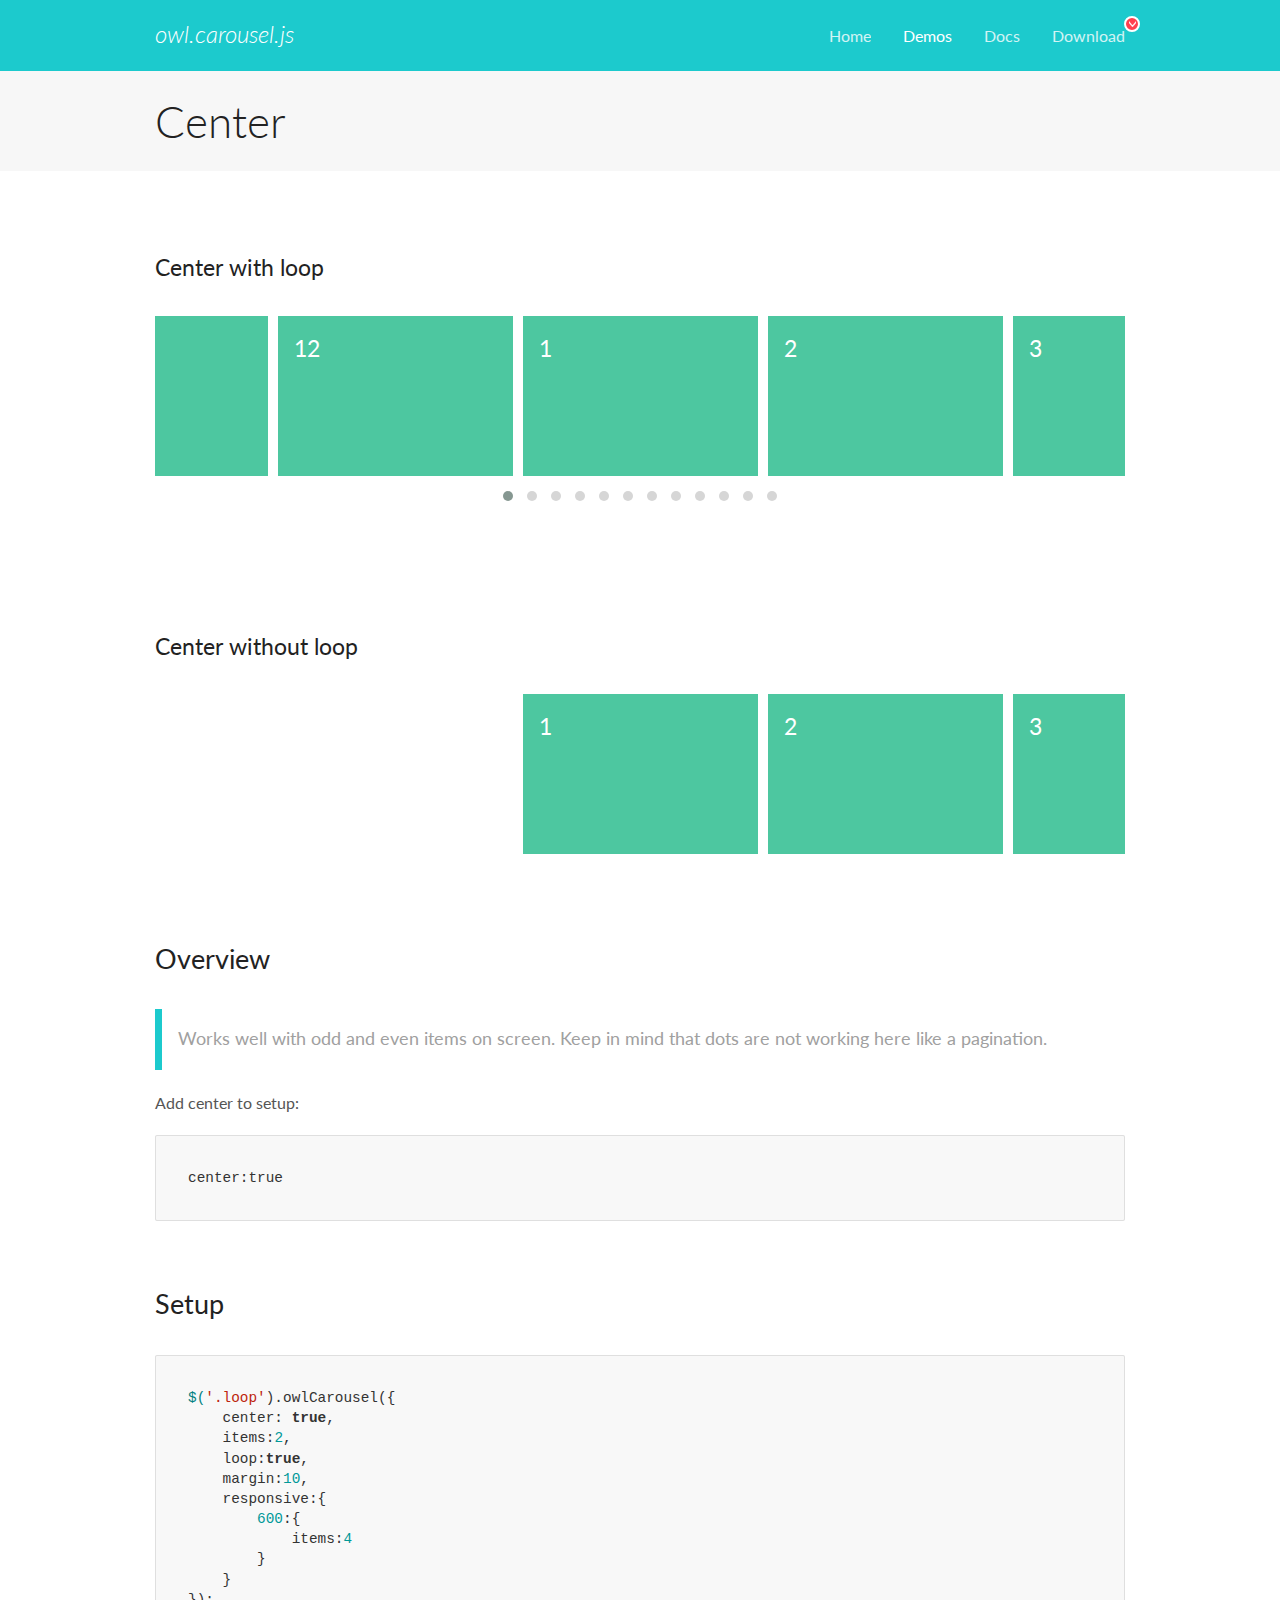
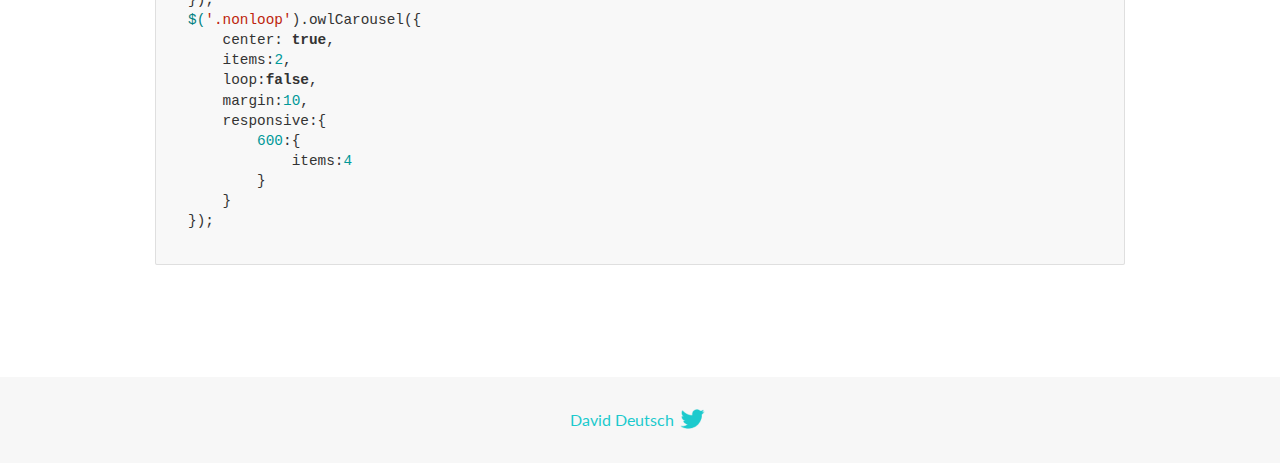
<file: carrousel/OwlCarousel2-2.3.4/docs/demos/center.html>
<!DOCTYPE html>
<html lang="en">
  <head>

    <!-- head -->
    <meta charset="utf-8">
    <meta name="msapplication-tap-highlight" content="no" />
    <meta name="viewport" content="width=device-width, initial-scale=1.0" />
    <meta name="description" content="Center carousel">
    <meta name="author" content="David Deutsch">
    <title>
      Center Demo | Owl Carousel | 2.3.4
    </title>

    <!-- Stylesheets -->
    <link href='https://fonts.googleapis.com/css?family=Lato:300,400,700,400italic,300italic' rel='stylesheet' type='text/css'>
    <link rel="stylesheet" href="../assets/css/docs.theme.min.css">

    <!-- Owl Stylesheets -->
    <link rel="stylesheet" href="../assets/owlcarousel/assets/owl.carousel.min.css">
    <link rel="stylesheet" href="../assets/owlcarousel/assets/owl.theme.default.min.css">

    <!-- HTML5 shim and Respond.js IE8 support of HTML5 elements and media queries -->

    <!--[if lt IE 9]>
      <script src="https://oss.maxcdn.com/libs/html5shiv/3.7.0/html5shiv.js"></script>
      <script src="https://oss.maxcdn.com/libs/respond.js/1.3.0/respond.min.js"></script>
    <![endif]-->

    <!-- Favicons -->
    <link rel="apple-touch-icon-precomposed" sizes="144x144" href="../assets/ico/apple-touch-icon-144-precomposed.png">
    <link rel="shortcut icon" href="../assets/ico/favicon.png">
    <link rel="shortcut icon" href="favicon.ico">

    <!-- Yeah i know js should not be in header. Its required for demos.-->

    <!-- javascript -->
    <script src="../assets/vendors/jquery.min.js"></script>
    <script src="../assets/owlcarousel/owl.carousel.js"></script>
  </head>
  <body>

    <!-- header -->
    <header class="header">
      <div class="row">
        <div class="large-12 columns">
          <div class="brand left">
            <h3>
              <a href="/OwlCarousel2/">owl.carousel.js</a> 
            </h3>
          </div>
          <a id="toggle-nav" class="right">
            <span></span> <span></span> <span></span> 
          </a> 
          <div class="nav-bar">
            <ul class="clearfix">
              <li> <a href="/OwlCarousel2/index.html">Home</a>  </li>
              <li class="active">
                <a href="/OwlCarousel2/demos/demos.html">Demos</a> 
              </li>
              <li> <a href="/OwlCarousel2/docs/started-welcome.html">Docs</a>  </li>
              <li>
                <a href="https://github.com/OwlCarousel2/OwlCarousel2/archive/2.3.4.zip">Download</a> 
                <span class="download"></span> 
              </li>
            </ul>
          </div>
        </div>
      </div>
    </header>

    <!-- title -->
    <section class="title">
      <div class="row">
        <div class="large-12 columns">
          <h1>Center</h1>
        </div>
      </div>
    </section>

    <!--  Demos -->
    <section id="demos">
      <div class="row">
        <div class="large-12 columns">
          <h4 id="center-with-loop">Center with loop</h4>
          <div class="loop owl-carousel owl-theme">
            <div class="item">
              <h4>1</h4>
            </div>
            <div class="item">
              <h4>2</h4>
            </div>
            <div class="item">
              <h4>3</h4>
            </div>
            <div class="item">
              <h4>4</h4>
            </div>
            <div class="item">
              <h4>5</h4>
            </div>
            <div class="item">
              <h4>6</h4>
            </div>
            <div class="item">
              <h4>7</h4>
            </div>
            <div class="item">
              <h4>8</h4>
            </div>
            <div class="item">
              <h4>9</h4>
            </div>
            <div class="item">
              <h4>10</h4>
            </div>
            <div class="item">
              <h4>11</h4>
            </div>
            <div class="item">
              <h4>12</h4>
            </div>
          </div>
          <br>
          <h4 id="center-without-loop">Center without loop</h4>
          <div class="nonloop owl-carousel">
            <div class="item">
              <h4>1</h4>
            </div>
            <div class="item">
              <h4>2</h4>
            </div>
            <div class="item">
              <h4>3</h4>
            </div>
            <div class="item">
              <h4>4</h4>
            </div>
            <div class="item">
              <h4>5</h4>
            </div>
            <div class="item">
              <h4>6</h4>
            </div>
            <div class="item">
              <h4>7</h4>
            </div>
            <div class="item">
              <h4>8</h4>
            </div>
            <div class="item">
              <h4>9</h4>
            </div>
            <div class="item">
              <h4>10</h4>
            </div>
            <div class="item">
              <h4>11</h4>
            </div>
            <div class="item">
              <h4>12</h4>
            </div>
          </div>
          <h3 id="overview">Overview</h3>
          <blockquote>
            <p>Works well with odd and even items on screen. Keep in mind that dots are not working here like a pagination.</p>
          </blockquote>
          <p>Add center to setup:</p>
          <pre><code>center:true</code></pre>
          <h3 id="setup">Setup</h3>
          <pre><code>$(&#39;.loop&#39;).owlCarousel({
    center: true,
    items:2,
    loop:true,
    margin:10,
    responsive:{
        600:{
            items:4
        }
    }
});
$(&#39;.nonloop&#39;).owlCarousel({
    center: true,
    items:2,
    loop:false,
    margin:10,
    responsive:{
        600:{
            items:4
        }
    }
});</code></pre>
          <script>
            jQuery(document).ready(function($) {
              $('.loop').owlCarousel({
                center: true,
                items: 2,
                loop: true,
                margin: 10,
                responsive: {
                  600: {
                    items: 4
                  }
                }
              });
              $('.nonloop').owlCarousel({
                center: true,
                items: 2,
                loop: false,
                margin: 10,
                responsive: {
                  600: {
                    items: 4
                  }
                }
              });
            });
          </script>
        </div>
      </div>
    </section>

    <!-- footer -->
    <footer class="footer">
      <div class="row">
        <div class="large-12 columns">
          <h5>
            <a href="/OwlCarousel2/docs/support-contact.html">David Deutsch</a> 
            <a id="custom-tweet-button" href="https://twitter.com/share?url=https://github.com/OwlCarousel2/OwlCarousel2&text=Owl Carousel - This is so awesome! " target="_blank"></a> 
          </h5>
        </div>
      </div>
    </footer>

    <!-- vendors -->
    <script src="../assets/vendors/highlight.js"></script>
    <script src="../assets/js/app.js"></script>
  </body>
</html>
</file>
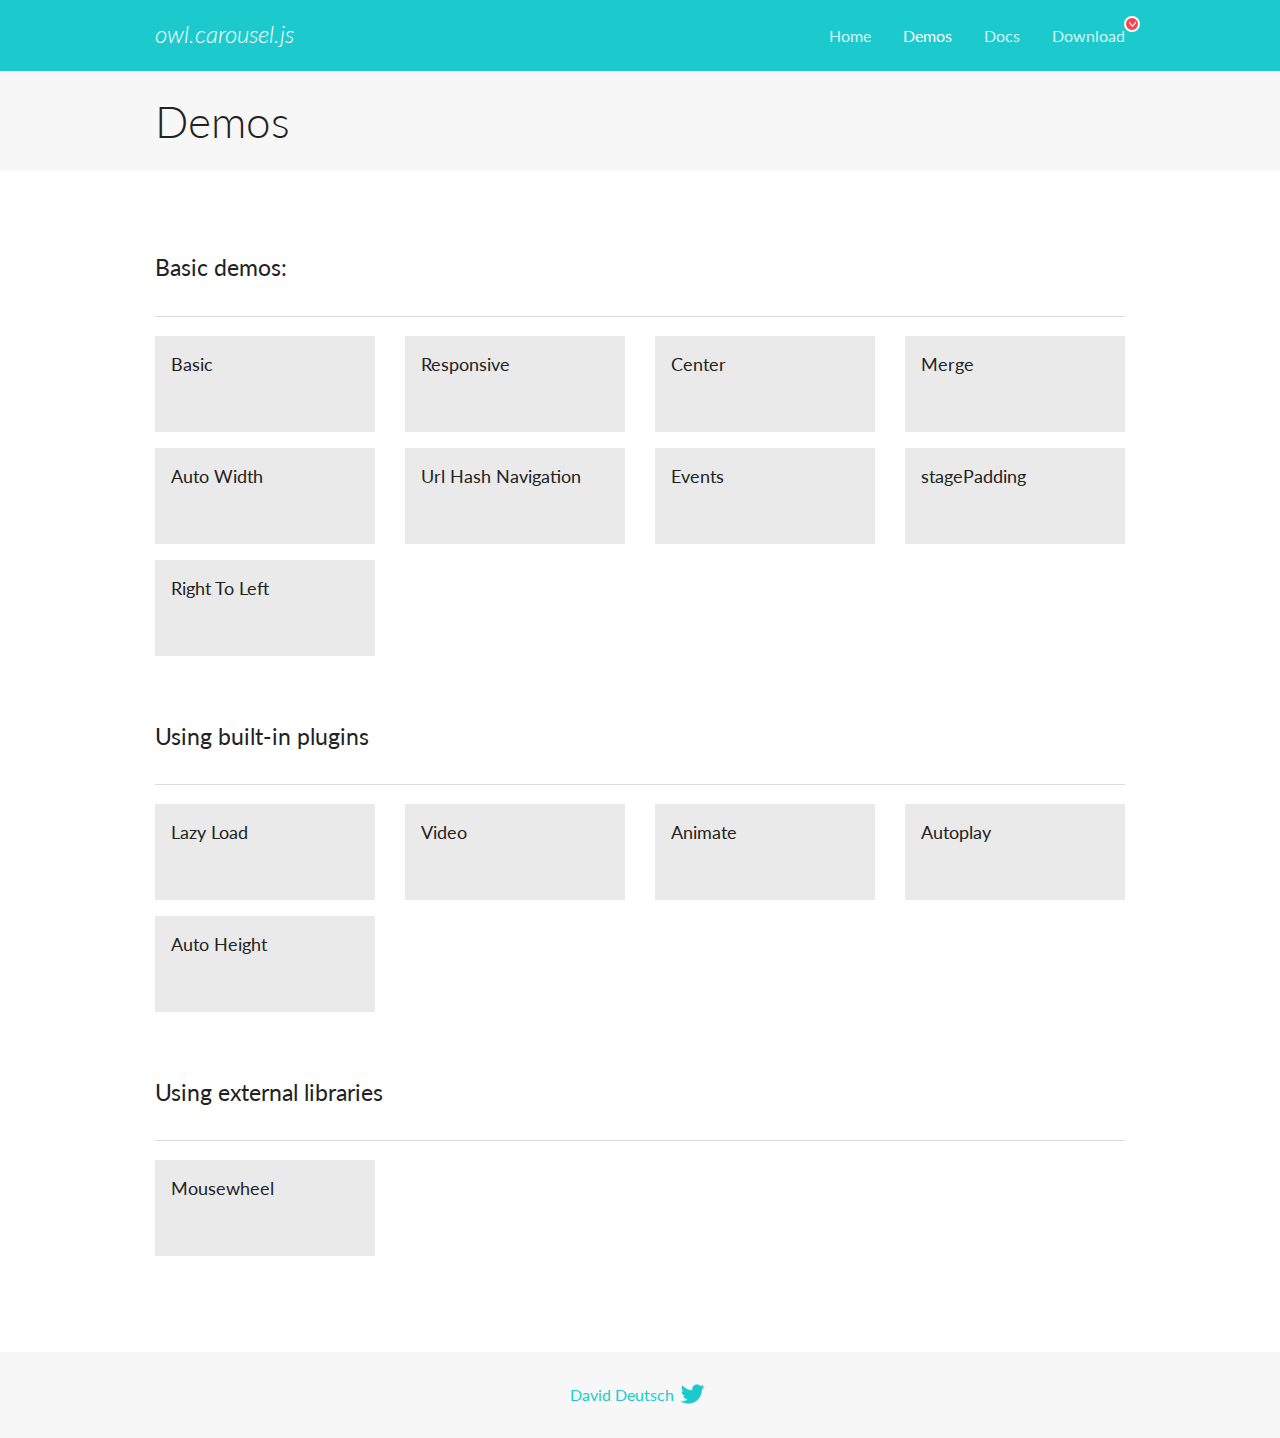
<file: carrousel/OwlCarousel2-2.3.4/docs/demos/demos.html>
<!DOCTYPE html>
<html lang="en">
  <head>

    <!-- head -->
    <meta charset="utf-8">
    <meta name="msapplication-tap-highlight" content="no" />
    <meta name="viewport" content="width=device-width, initial-scale=1.0" />
    <meta name="description" content="A list of Owl Carousel examples.">
    <meta name="author" content="David Deutsch">
    <title>
      Demos | Owl Carousel | 2.3.4
    </title>

    <!-- Stylesheets -->
    <link href='https://fonts.googleapis.com/css?family=Lato:300,400,700,400italic,300italic' rel='stylesheet' type='text/css'>
    <link rel="stylesheet" href="../assets/css/docs.theme.min.css">

    <!-- Owl Stylesheets -->
    <link rel="stylesheet" href="../assets/owlcarousel/assets/owl.carousel.min.css">
    <link rel="stylesheet" href="../assets/owlcarousel/assets/owl.theme.default.min.css">

    <!-- HTML5 shim and Respond.js IE8 support of HTML5 elements and media queries -->

    <!--[if lt IE 9]>
      <script src="https://oss.maxcdn.com/libs/html5shiv/3.7.0/html5shiv.js"></script>
      <script src="https://oss.maxcdn.com/libs/respond.js/1.3.0/respond.min.js"></script>
    <![endif]-->

    <!-- Favicons -->
    <link rel="apple-touch-icon-precomposed" sizes="144x144" href="../assets/ico/apple-touch-icon-144-precomposed.png">
    <link rel="shortcut icon" href="../assets/ico/favicon.png">
    <link rel="shortcut icon" href="favicon.ico">

    <!-- Yeah i know js should not be in header. Its required for demos.-->

    <!-- javascript -->
    <script src="../assets/vendors/jquery.min.js"></script>
    <script src="../assets/owlcarousel/owl.carousel.js"></script>
  </head>
  <body>

    <!-- header -->
    <header class="header">
      <div class="row">
        <div class="large-12 columns">
          <div class="brand left">
            <h3>
              <a href="/OwlCarousel2/">owl.carousel.js</a> 
            </h3>
          </div>
          <a id="toggle-nav" class="right">
            <span></span> <span></span> <span></span> 
          </a> 
          <div class="nav-bar">
            <ul class="clearfix">
              <li> <a href="/OwlCarousel2/index.html">Home</a>  </li>
              <li class="active">
                <a href="/OwlCarousel2/demos/demos.html">Demos</a> 
              </li>
              <li> <a href="/OwlCarousel2/docs/started-welcome.html">Docs</a>  </li>
              <li>
                <a href="https://github.com/OwlCarousel2/OwlCarousel2/archive/2.3.4.zip">Download</a> 
                <span class="download"></span> 
              </li>
            </ul>
          </div>
        </div>
      </div>
    </header>

    <!-- title -->
    <section class="title">
      <div class="row">
        <div class="large-12 columns">
          <h1>Demos</h1>
        </div>
      </div>
    </section>

    <!--  Demos -->
    <section id="demos">
      <div class="row">
        <div class="large-12 columns">
          <h4 id="basic-demos-">Basic demos:</h4>
          <hr>
          <div class="demo-list">
            <div class="row">
              <div class="small-6 medium-4 large-3 columns">
                <a href="basic.html" class="demo-block">
                  <h5>Basic </h5>
                </a> 
              </div>
              <div class="small-6 medium-4 large-3 columns">
                <a href="responsive.html" class="demo-block">
                  <h5>Responsive </h5>
                </a> 
              </div>
              <div class="small-6 medium-4 large-3 columns">
                <a href="center.html" class="demo-block">
                  <h5>Center </h5>
                </a> 
              </div>
              <div class="small-6 medium-4 large-3 columns">
                <a href="merge.html" class="demo-block">
                  <h5>Merge </h5>
                </a> 
              </div>
              <div class="small-6 medium-4 large-3 columns">
                <a href="autowidth.html" class="demo-block">
                  <h5>Auto Width </h5>
                </a> 
              </div>
              <div class="small-6 medium-4 large-3 columns">
                <a href="urlhashnav.html" class="demo-block">
                  <h5>Url Hash Navigation </h5>
                </a> 
              </div>
              <div class="small-6 medium-4 large-3 columns">
                <a href="events.html" class="demo-block">
                  <h5>Events </h5>
                </a> 
              </div>
              <div class="small-6 medium-4 large-3 columns">
                <a href="stagepadding.html" class="demo-block">
                  <h5>stagePadding </h5>
                </a> 
              </div>
              <div class="small-6 medium-4 large-3 columns">
                <a href="rtl.html" class="demo-block">
                  <h5>Right To Left </h5>
                </a> 
              </div>
            </div>
          </div>
          <h4 id="using-built-in-plugins">Using built-in plugins</h4>
          <hr>
          <div class="demo-list">
            <div class="row">
              <div class="small-6 medium-4 large-3 columns">
                <a href="lazyLoad.html" class="demo-block">
                  <h5>Lazy Load </h5>
                </a> 
              </div>
              <div class="small-6 medium-4 large-3 columns">
                <a href="video.html" class="demo-block">
                  <h5>Video </h5>
                </a> 
              </div>
              <div class="small-6 medium-4 large-3 columns">
                <a href="animate.html" class="demo-block">
                  <h5>Animate </h5>
                </a> 
              </div>
              <div class="small-6 medium-4 large-3 columns">
                <a href="autoplay.html" class="demo-block">
                  <h5>Autoplay </h5>
                </a> 
              </div>
              <div class="small-6 medium-4 large-3 columns">
                <a href="autoheight.html" class="demo-block">
                  <h5>Auto Height </h5>
                </a> 
              </div>
            </div>
          </div>
          <h4 id="using-external-libraries">Using external libraries</h4>
          <hr>
          <div class="demo-list">
            <div class="row">
              <div class="small-6 medium-4 large-3 columns">
                <a href="mousewheel.html" class="demo-block">
                  <h5>Mousewheel </h5>
                </a> 
              </div>
            </div>
          </div>
        </div>
      </div>
    </section>

    <!-- footer -->
    <footer class="footer">
      <div class="row">
        <div class="large-12 columns">
          <h5>
            <a href="/OwlCarousel2/docs/support-contact.html">David Deutsch</a> 
            <a id="custom-tweet-button" href="https://twitter.com/share?url=https://github.com/OwlCarousel2/OwlCarousel2&text=Owl Carousel - This is so awesome! " target="_blank"></a> 
          </h5>
        </div>
      </div>
    </footer>

    <!-- vendors -->
    <script src="../assets/vendors/highlight.js"></script>
    <script src="../assets/js/app.js"></script>
  </body>
</html>
</file>
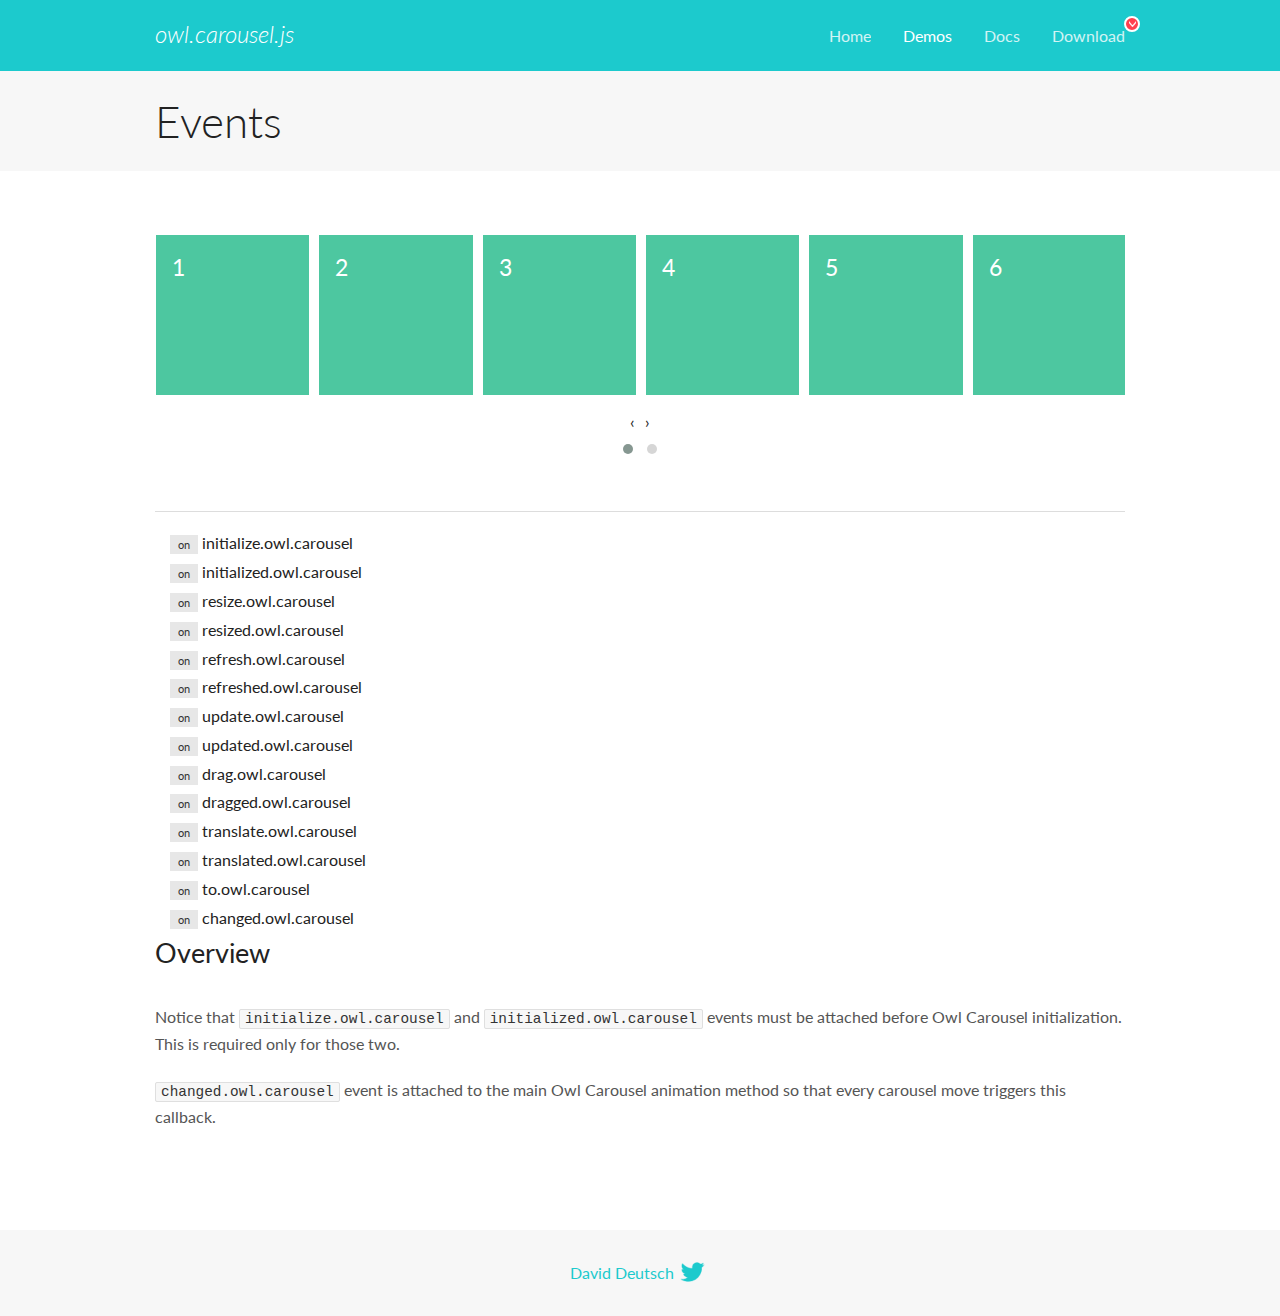
<file: carrousel/OwlCarousel2-2.3.4/docs/demos/events.html>
<!DOCTYPE html>
<html lang="en">
  <head>

    <!-- head -->
    <meta charset="utf-8">
    <meta name="msapplication-tap-highlight" content="no" />
    <meta name="viewport" content="width=device-width, initial-scale=1.0" />
    <meta name="description" content="Events usage demo">
    <meta name="author" content="David Deutsch">
    <title>
      Events Demo | Owl Carousel | 2.3.4
    </title>

    <!-- Stylesheets -->
    <link href='https://fonts.googleapis.com/css?family=Lato:300,400,700,400italic,300italic' rel='stylesheet' type='text/css'>
    <link rel="stylesheet" href="../assets/css/docs.theme.min.css">

    <!-- Owl Stylesheets -->
    <link rel="stylesheet" href="../assets/owlcarousel/assets/owl.carousel.min.css">
    <link rel="stylesheet" href="../assets/owlcarousel/assets/owl.theme.default.min.css">

    <!-- HTML5 shim and Respond.js IE8 support of HTML5 elements and media queries -->

    <!--[if lt IE 9]>
      <script src="https://oss.maxcdn.com/libs/html5shiv/3.7.0/html5shiv.js"></script>
      <script src="https://oss.maxcdn.com/libs/respond.js/1.3.0/respond.min.js"></script>
    <![endif]-->

    <!-- Favicons -->
    <link rel="apple-touch-icon-precomposed" sizes="144x144" href="../assets/ico/apple-touch-icon-144-precomposed.png">
    <link rel="shortcut icon" href="../assets/ico/favicon.png">
    <link rel="shortcut icon" href="favicon.ico">

    <!-- Yeah i know js should not be in header. Its required for demos.-->

    <!-- javascript -->
    <script src="../assets/vendors/jquery.min.js"></script>
    <script src="../assets/owlcarousel/owl.carousel.js"></script>
  </head>
  <body>

    <!-- header -->
    <header class="header">
      <div class="row">
        <div class="large-12 columns">
          <div class="brand left">
            <h3>
              <a href="/OwlCarousel2/">owl.carousel.js</a> 
            </h3>
          </div>
          <a id="toggle-nav" class="right">
            <span></span> <span></span> <span></span> 
          </a> 
          <div class="nav-bar">
            <ul class="clearfix">
              <li> <a href="/OwlCarousel2/index.html">Home</a>  </li>
              <li class="active">
                <a href="/OwlCarousel2/demos/demos.html">Demos</a> 
              </li>
              <li> <a href="/OwlCarousel2/docs/started-welcome.html">Docs</a>  </li>
              <li>
                <a href="https://github.com/OwlCarousel2/OwlCarousel2/archive/2.3.4.zip">Download</a> 
                <span class="download"></span> 
              </li>
            </ul>
          </div>
        </div>
      </div>
    </header>

    <!-- title -->
    <section class="title">
      <div class="row">
        <div class="large-12 columns">
          <h1>Events</h1>
        </div>
      </div>
    </section>

    <!--  Demos -->
    <section id="demos">
      <div class="row">
        <div class="large-12 columns">
          <div class="owl-carousel owl-theme">
            <div class="item">
              <h4>1</h4>
            </div>
            <div class="item">
              <h4>2</h4>
            </div>
            <div class="item">
              <h4>3</h4>
            </div>
            <div class="item">
              <h4>4</h4>
            </div>
            <div class="item">
              <h4>5</h4>
            </div>
            <div class="item">
              <h4>6</h4>
            </div>
            <div class="item">
              <h4>7</h4>
            </div>
            <div class="item">
              <h4>8</h4>
            </div>
            <div class="item">
              <h4>9</h4>
            </div>
            <div class="item">
              <h4>10</h4>
            </div>
            <div class="item">
              <h4>11</h4>
            </div>
            <div class="item">
              <h4>12</h4>
            </div>
          </div>
          <hr>
          <div class="large-12 columns callbacks">
            <div><span class="label secondary initialize">on</span>  initialize.owl.carousel </div>
            <div><span class="label secondary initialized">on</span>  initialized.owl.carousel </div>
            <div><span class="label secondary resize">on</span>  resize.owl.carousel </div>
            <div><span class="label secondary resized">on</span>  resized.owl.carousel </div>
            <div><span class="label secondary refresh">on</span>  refresh.owl.carousel </div>
            <div><span class="label secondary refreshed">on</span>  refreshed.owl.carousel </div>
            <div><span class="label secondary update">on</span>  update.owl.carousel </div>
            <div><span class="label secondary updated">on</span>  updated.owl.carousel </div>
            <div><span class="label secondary drag">on</span>  drag.owl.carousel </div>
            <div><span class="label secondary dragged">on</span>  dragged.owl.carousel </div>
            <div><span class="label secondary translate">on</span>  translate.owl.carousel </div>
            <div><span class="label secondary translated">on</span>  translated.owl.carousel </div>
            <div><span class="label secondary to">on</span>  to.owl.carousel </div>
            <div><span class="label secondary changed">on</span>  changed.owl.carousel </div>
          </div>
          <h3 id="overview">Overview</h3>
          <p>Notice that <code>initialize.owl.carousel</code> and <code>initialized.owl.carousel</code> events must be attached before Owl Carousel initialization. This is required only for those two.</p>
          <p><code>changed.owl.carousel</code> event is attached to the main Owl Carousel animation method so that every carousel move triggers this callback.</p>
          <script>
            jQuery(document).ready(function($) {
              var owl = $('.owl-carousel');
              owl.on('initialize.owl.carousel initialized.owl.carousel ' +
                'initialize.owl.carousel initialize.owl.carousel ' +
                'resize.owl.carousel resized.owl.carousel ' +
                'refresh.owl.carousel refreshed.owl.carousel ' +
                'update.owl.carousel updated.owl.carousel ' +
                'drag.owl.carousel dragged.owl.carousel ' +
                'translate.owl.carousel translated.owl.carousel ' +
                'to.owl.carousel changed.owl.carousel',
                function(e) {
                  $('.' + e.type)
                    .removeClass('secondary')
                    .addClass('success');
                  window.setTimeout(function() {
                    $('.' + e.type)
                      .removeClass('success')
                      .addClass('secondary');
                  }, 500);
                });
              owl.owlCarousel({
                loop: true,
                nav: true,
                lazyLoad: true,
                margin: 10,
                video: true,
                responsive: {
                  0: {
                    items: 1
                  },
                  600: {
                    items: 3
                  },
                  960: {
                    items: 5,
                  },
                  1200: {
                    items: 6
                  }
                }
              });
            });
          </script>
        </div>
      </div>
    </section>

    <!-- footer -->
    <footer class="footer">
      <div class="row">
        <div class="large-12 columns">
          <h5>
            <a href="/OwlCarousel2/docs/support-contact.html">David Deutsch</a> 
            <a id="custom-tweet-button" href="https://twitter.com/share?url=https://github.com/OwlCarousel2/OwlCarousel2&text=Owl Carousel - This is so awesome! " target="_blank"></a> 
          </h5>
        </div>
      </div>
    </footer>

    <!-- vendors -->
    <script src="../assets/vendors/highlight.js"></script>
    <script src="../assets/js/app.js"></script>
  </body>
</html>
</file>
<file: css/style.css>
@import url('https://fonts.googleapis.com/css2?family=Open+Sans:wght@400;500;600;700&family=Poppins:wght@100;300;400;500;600;700;800&family=Roboto:wght@300;400&display=swap');

/* geral */
body{
    margin: 0;
    padding: 0;
}
/* fim */

header{
    background-color: #ffffff;
    display: flex;
    align-items: center;
    justify-content: space-between;
    padding-right: 20px;
    padding-left: 20px;
    height: 140px;
    padding-top: 45px;
    padding-bottom: 35px;
    position: sticky;
    top: 0;
    z-index: 9999;
}



.menu {
    list-style: none;
    margin: 0;
    padding: 0;
    display: none;
}

nav h2 {
    text-align: right;
}


    h2 a {
        color: black;
    }

    .menu a {
        color: black;
        font-weight: bold;
        background-color: white;
        justify-content: start;
        padding-left: 15px;
        display: flex;
        align-items: center;
        height: 50px;
        color: #6a6a6a;
        text-decoration: none;
    }

    .menu a:hover{
        color: #f2f2f2;
        background-color: #55595c;
    }



    /*Esta classe será MANIPULADA via JS*/
    .menu-aberto{
        display: block;
        position: absolute;
        right: 0;
        left: 0;
        background-color: white;
        z-index: 9999;
        text-transform: uppercase;
        font-size: 14px;
    }

.icone {
    font-size: 45px;
    height: 35px;
    display: inline-block; /*Sempre que quise dar altura para o elemento e ele não for um elemento, devemos usar display: block ou inline block;*/
    background-color: #f2f2f2;
    display: flex;
    align-items: center;
    padding: 10px 5px 10px 5px;
}

@media screen and (min-width: 500px){
    .icone{
        padding: 10px 5px 20px 5px;
    }
}

.icone:hover{
    cursor: pointer;
}

@media screen and (min-width: 960px){

    header{
        background-color: #ffffff;
        display: flex;
        align-items: center;
        justify-content: space-between;
        padding-right: 20px;
        padding-left: 60px;
        height: 140px;
        padding-top: 45px;
        padding-bottom: 35px;
        z-index: 9999;
        -webkit-box-shadow:0px 0px 1px black;
        -moz-box-shadow:0px 0px 1px black;
        box-shadow:0px 0px 3px black;
    }

    
    .icone{
        display: none;
    }

    .menu{
        display: flex;
        gap: 50px;
        font-family: 'Poppins';
        font-size: 16px;
        list-style: none;
        text-transform: uppercase;
        align-items: center;
    }

    .menu a:hover{
        color: #2E75CC;
        background-color: transparent;
    }

    .menu .active{
        color: #2E75CC;
    }

    .menu a{
        color: black;
        text-decoration: none;
        font-weight: 500;
    }
}

/* fim cabeçalho */


/* slides */

.carousel-caption{
    z-index: 9998;
    right: 7%;
    top: 10%;
    /* margin-right: 50%; */
    width: 88%;
    /* font-size: clamp(16px, 2vw, 18px); */
    /* top: 5%; */
    font-size: 16px;
} 

.carousel-caption h1{
    font-weight: bold;
}

.carousel-caption p{
    font-size: clamp(15px, 2vw, 18px);
}

.carousel-item{
    position: relative;
    height: 350px; 
}

.carousel-caption .btn{
    background-color: #2C9CD6;
    color: white;
    font-family: 'Roboto';
    border-radius: 4px;
    font-size: 18px;
}

.carousel-caption .btn:hover{
    background-color: #2979A6;
}




.carousel-item::before{
    content: '';
    background-color: rgba(0, 0, 0, 0.455);
    top: 0;
    left: 0;
    right: 0;
    bottom: 0;
    z-index: 9998;
    position: absolute;
}

.carousel-control-prev, .carousel-control-next{
    z-index: 9998;

}

.carousel-control-prev{
    margin: 0;
    padding: 0;
    /* padding-right: 10%; */
}

@media screen and (min-width: 960px) {
    
  
    .carousel-item{
        position: relative;
        height: 400px; 
    }
    
    .carousel-caption{
        z-index: 9998;
        /* bottom: 20%;  */
        top: 20%;
        right: 30%;
        /* margin-right: 50%; */
        width: 65%;
        /* font-size: clamp(16px, 2vw, 18px); */
        /* top: 5%; */
    } 
    
    .carousel-caption h2{
        width: 800px;
    }
    
    /* .container{
        height: 300px;
    } */
}

/* fim slides */

/* início servicos home */

.main_home h2{
    text-align: center;
    color: #142C4D;
    font-size: clamp(30px, 3vw, 50px);
    font-family: 'Poppins';
    font-weight: 500;
    margin-top: 25px;
    margin-bottom: 25px;
}

.servicos_home article{
    background-color: #f7f7f7;
    padding: 30px;
    width: 90%;
    max-height: 340px;
    margin-bottom: 25px;
}

.servicos_home ul, .servicos_home_dois ul{
    list-style: none;
    padding: 0;
    margin-top: 0px;
    line-height: 50px;
    font-family: 'Open Sans';
    /* font-weight: 400; */
    font-size: 16px;
    line-height: 30px;
    letter-spacing: 0.05em;
}

.servicos_home h3, .servicos_home_dois h3{
    color: #142C4D;
    font-family: 'Poppins';
    font-weight: 600;
       
}
.servicos_home hr, .servicos_home_dois hr{
    color:  #716f6f;
    width: 185px;
    border-width: 2px;
    margin: 15px auto;
}

.servicos_home_dois article{
    background-color: #f7f7f7;
    padding-top: 30px;
    width: 90%;
    max-height: 220px;
    margin-bottom: 25px;
    height: 250px;
}

.servicos_home a, .servicos_home_dois a{
    text-decoration: none;
    color: black;
}

.servicos_home a:hover, .servicos_home_dois a:hover{
    color: #2E75CC;
}



@media screen and (min-width: 960px){
    .servicos_home article{
        
        width: 32%;
        
    }

    .servicos_home_dois article{
       
        width: 32%;
        
    }
}

/* fim serviços */


/* sobre_home */

.sobre_home{
    background-color: #142C4D;
    padding-top: 30px;
    padding-bottom: 30px;
    padding-left: 15px;
    padding-right: 15px;
    margin-top: 25px;
}



.sobre_home h2{
    color: white;
    text-align: center;
    font-size: clamp(30px, 3vw, 65px);
    font-family: 'Poppins';
    font-weight: 600;
    margin-bottom: 30px;
}

.sobre_home p{
    color: white;
    font-family: 'Open Sans';
}

.numeros p{
    display: block;
}

.contador{
    font-size: 80px;
    font-weight: bold;
    
}

.texto_sobre button{
    background-color: #5bc0de;
    color: white;
    border: none;
    padding: 10px 20px 10px 20px;
    width: 150px;
    font-weight: bold;
}

.texto_sobre button:hover{
    background-color: #8ac2f5;
    transform: scale(1.1);
}

/* fim do sobre home */

/* Clientes */


.clientes h2{
    text-align: center;
    color: #142C4D;
    font-size: clamp(40px, 3vw, 50px);
    font-family: 'Poppins';
    font-weight: 500;
    margin-top: 25px;
    margin-bottom: 45px;
}



.owl-carousel .item img{
    height: 60px;
    width: 135px;
    padding-left: 20px;
}

.owl-nav{
    display: flex;
    justify-content: center;
    margin-top: 30px;
    gap: 80px;
}


@media screen and (min-width: 960px) {
    .owl-carousel .item img{
        height: 80px;
        width: 240px;
    }

    .owl-carousel{
        width: 90%;
        margin: 0 auto;
        padding-left: 40px;
    }
    
}

/* fim clientes */


/* depoimentos */

.especial{    
    margin-top: 100px;
}

.especial h2{
    margin-bottom: 35px;
    text-align: center;
    color: #142C4D;
    font-size: clamp(40px, 3vw, 50px);
    font-family: 'Poppins';
    font-weight: 500;
    margin-top: 35px;
}



.depoimentos article p{
    width: 370px;
}

.depoimentos summary{
    color: #6EC1E4;
    font-size: 20px;
    font-family: 'Poppins';
    font-weight: bold;
    margin-top: 15px;
}
.depoimentos details{
    border-bottom: 1px solid rgb(191, 187, 187);

}

.depoimentos img{
    width: 370px;
}

@media screen and (min-width: 960px){
    .depoimentos img{
        width: 400px;
    }

    .depoimentos article p{
        width: 400px;
    }
}

/* fim depoimento */

/* contato */

.contato h2{
    text-align: center;
}

label, input{
    display: block;
    width: 90%;
    height: 40px;
} 

textarea{
    display: block;
    width: 90%;
}

.contato{
    width: 90%;
    margin: 0 auto;
}

.contato .formulario_fale_conosco{
    margin-top: 60px;
}

.contato hr{
    width: 90%;
    margin: 20px auto;
    color: rgb(0, 0, 0);
    border-width: 2px;
}
.valores_home{
    text-align: center;
}

@media screen and (min-width: 960px) {
    .contato{
        display: flex;
    }
    .valores_home{
        width: 50%;
    }
    .contato .formulario_fale_conosco{
        margin-top: 0px;
    }
    .valores_home{
        text-align: left;
    }
}


/* fim contato home */


/* footer */
footer{
    background-color: #181b1d;
    color: white;
    padding: 70px 15px 70px 15px;
    margin-top: 100px;
}

footer article{
    margin-bottom: 15px;
}

footer article h2{
    font-size: 18px;
    text-align: center;
    font-family: 'Open Sans';
    font-weight: bold;
}

footer article ul{
    list-style: none;
    font-family: 'Roboto';
    font-size: 14px;
    font-weight: 300;
    text-align: center;
    line-height: 25px;
    color: #FFFFFFB3;
    padding: 0;
}

footer li a{
    text-decoration: none;
    color: #FFFFFFB3;
}


footer .adicionais li:hover, footer li a:hover{
    color: #CC9955;
}
footer i{
    color: #CC9955;
}

/* fim footer */


/* página sobre */

.sobre{
    background-image: url(../imagens/pexels-fauxels-3183197-1024x683.jpg);
    height: 400px;
    width: 100%;
    background-position: center;
    background-repeat: no-repeat;
    background-size: cover;
    background-attachment: fixed;
    position: relative;
    z-index: 9997;
    display: flex;
    align-items: center;
    justify-content: center;
    margin-bottom: 55px;

}

.sobre::before{
    background-color: #181b1ddf;
    top: 0;
    left: 0;
    right: 0;
    bottom: 0;
    content: '';
    position: absolute;
    z-index: 9997;    
}

.sobre article{
    z-index: 9998;
    position: absolute;
    color: white;
    width: 90%;
}

.endereco ul{
    list-style: none;
}

@media screen and (min-width: 960px) {
    .sobre article{
    width: 80%;
}
}



.sobre article h1{
    font-family: 'Poppins';
    font-weight: bold;
    font-size: clamp(35px, 4vw, 50px);
}

.sobre article p{
    font-family: 'Roboto';
    font-size: clamp(16px, 2vw, 18px);
}

.sobre article span{
    color: #9cca43;
}

.section_sobre{
    display: flex;
    gap: 40px;
    width: 90%;
    margin: 0 auto;
}

.hrSobre{
    color:  black;
    width: 90%;
    border-width: 2px;
    margin: 15px auto;
}

@media screen and (min-width: 960px) {
    .section_sobre{
        width: 80%;
    }
}


.section_sobre h2{
    font-family: 'Poppins';
    font-weight: bold;
    color: #335700;
    font-size: 40px;
}

.section_sobre ul{
    list-style: none;
    padding: 0;
}

.section_sobre ul li:hover{
    color: #2E75CC;
}

.section_sobre i{
    color: #2E75CC;
}

.section_sobre hr{
    margin: 1px;
    opacity: 0.2;
}



/* fim de sobre */

/* início de serviços */
.hero_servicos{
    background-image: url(../imagens/ponte.jpg);
    height: 400px;
    width: 100%;
    background-position: center;
    background-repeat: no-repeat;
    background-size: cover;
    background-attachment: fixed;
    position: relative;
    z-index: 9997;
    display: flex;
    align-items: center;
    justify-content: center;
    margin-bottom: 55px;
}

   

.hero_servicos::before {
background-color: #181b1dc7;
top: 0;
left: 0;
right: 0;
bottom: 0;
content: '';
position: absolute;
z-index: 9997;

}


.hero_servicos h1{
    text-align: center;
    position: absolute;
    z-index: 9999;
    color: white;
    font-size: clamp(35px, 5vw, 50px);
    font-family: 'Poppins';
    font-weight: bold;
}

.lista_um{
    width: 90%;
    margin: 0 auto;
    font-family: 'Open Sans';
}

.lista_um ul{
    padding: 0;
    list-style: none;
    
}

.lista_um li:hover{
    color: #2E75CC;
}

.lista_um i{
    color: #2E75CC;
}

.lista_um hr{
    margin: 1px;
    opacity: 0.1;
}
@media screen and (min-width: 960px) {
    .lista_um{
        width: 90%;
        margin: 0 auto;
        font-family: 'Open Sans';
    }
    
    .lista_um ul{
        padding: 0;
        list-style: none;
        width: 45%;
    }
}
.caixa_titulo{
    background-color: #142c4d;
    padding-top: 25px;
    padding-bottom: 20px;
    text-align: center;
    margin-bottom: 25px;
}

.caixa_titulo h2{
    font-size: 22px;
    color: white;
    font-family: 'Poppins';
    font-weight: bold;
}

/* fim da página serviços */

/* início da página de trabalhe conosco */
.hero_trabalhe_conosco{
    background-image: url(../imagens/trabalho.jpg);
    height: 400px;
    width: 100%;
    background-repeat: no-repeat;
    background-size: cover;
    background-position: center;
    position: relative;
    display: flex;
    justify-content: center;
    align-items: center;
    background-attachment: fixed;

}

.hero_trabalhe_conosco::before{
    content: '';
    position: absolute;
    top: 0;
    bottom: 0;
    left: 0;
    right: 0;
    background-color: #181b1dc7;
}   

.hero_trabalhe_conosco h1{
    color: white;
    position: absolute;
    font-size: clamp(35px, 5vw, 50px);
    font-family: 'Poppins';
    font-weight: bold;
}

 .apresentacao_trabalhe_conosco{
   padding-left: 15px;
   padding-right: 15px;
} 

.apresentacao_trabalhe_conosco span h2{
    color: #9CCA43;
    font-family: 'Poppins';
    font-size: 40px;
    font-weight: 600;
}

.apresentacao_trabalhe_conosco span img{
    display: block;
    margin-left: auto;
    margin-right: auto 
}

.valores h2{
    color: #142C4D;
    font-family: 'Poppins';
    font-size: 40px;
    font-weight: 600;
}

.valores h4{
    font-size: 22px;
    color: #142C4D;
    font-weight: 600;
    font-family: 'Poppins';
}


.valores p{
    max-width: 600px;
}

.formulario_trabalhe_conosco h2{
    color: white;
    font-family: 'Poppins';
    font-weight: bold;
    background-color: #2a799a;
    text-align: center;
    padding: 15px 0 15px 0;
    font-size: clamp(22px, 3vw, 35px);
}



.formulario_trabalhe_conosco form{
    width: 90%;
    margin: 0 auto;    
    margin-right: 0;
}

.formulario_trabalhe_conosco label{
    font-weight: bold;
}

.formulario_trabalhe_conosco input, .formulario_trabalhe_conosco textarea{
    background-color: #efefef;
    margin-bottom: 15px;
    border-style: solid;
    padding-left: 8px;
}

.input-file{
    border: 5px solid #efefef;
    border-style: solid;
}

.formulario_trabalhe_conosco input:active{
   border: 2px solid #efefef;
}

.formulario_trabalhe_conosco button{
    background-color: #1a3861;
    color: white;
    border: none;
    padding: 8px 35px 8px 35px;
    border-radius: 3px;
    font-family: 'Poppins';
    margin-top: 5px;
}

.formulario_trabalhe_conosco button:hover{
    background-color: #142C4D;
}






/* fim do trabalhe conosco */


/* início do contato */
.fale_conosco_banner{
    background-image: url(../imagens/fale_conosco.jpg);
    height: 400px;
    width: 100%;
    background-repeat: no-repeat;
    background-size: cover;
    background-position: center;
    position: relative;
    display: flex;
    justify-content: center;
    align-items: center;
    background-attachment: fixed;
}

.fale_conosco_banner::before{
    content: '';
    position: absolute;
    top: 0;
    bottom: 0;
    left: 0;
    right: 0;
    background-color: #181b1dc7;
}   

.fale_conosco_banner h1{
    color: white;
    position: absolute;
    font-size: clamp(35px, 5vw, 50px);
    font-family: 'Poppins';
    font-weight: bold;
}
.fale_conosco_conteudo{
    padding: 0px;
    margin: 20px 5px;
}

.fale_conosco_texto{    
    padding: 0; 
    width: 100%;
} 

@media screen and (min-width: 960px) {

    .fale_conosco_conteudo{
        margin: 20px 0;
        padding: 35px;
    }
    
    .fale_conosco_texto{    
        padding: 35px; 
        width: 50%;
    } 
    
}




.fale_conosco_texto ul>li{
    list-style: none;
}

.fale_conosco_texto h3{
    font-family: 'poppins';
    font-weight: 600;
    line-height: 40px;
    font-size: clamp(25px, 3vw, 45px);
    color: #142c4d;    
    max-width: 20ch;
    margin:  20px auto;
}

.fale_conosco_texto p,span{
    color: #222;
    font-family: 'Open Sans';
    font-size: clamp(16px, 2.5vw, 20px);;
    font-weight: 500;
    line-height: 30px;
    max-width: 50ch;
    margin: 0 auto;

}

.fale_conosco_txt_horario{
    color: #222;
    font-family: 'Open Sans';
    font-size: 17px; 
    font-weight: 900;
    line-height: 15px;
    margin: 20px auto;
}


.formulario_fale_conosco {
    width: 100% ;
    margin: 0 auto;    
    margin-right: 0;
}


.formulario_fale_conosco label{
    font-weight: bold;    
}

.formulario_fale_conosco textarea,
.formulario_fale_conosco input{
    background-color: #efefef;
    margin-bottom: 15px;
    border-style: solid;
    padding-left: 8px;
    width: 100% ;
}



.formulario_fale_conosco input:active{
   border: 2px solid #efefef;
}

.formulario_fale_conosco button{
    background-color: #1a3861;
    color: white;
    border: none;
    padding: 8px 35px 8px 35px;
    border-radius: 3px;
    font-family: 'Poppins';
    margin-top: 5px;
}

.formulario_fale_conosco button:hover{
    background-color: #142C4D;
}


@media screen and (min-width: 960px) {

    .formulario_fale_conosco{
        width: 50%;
    }
    
}
</file>
